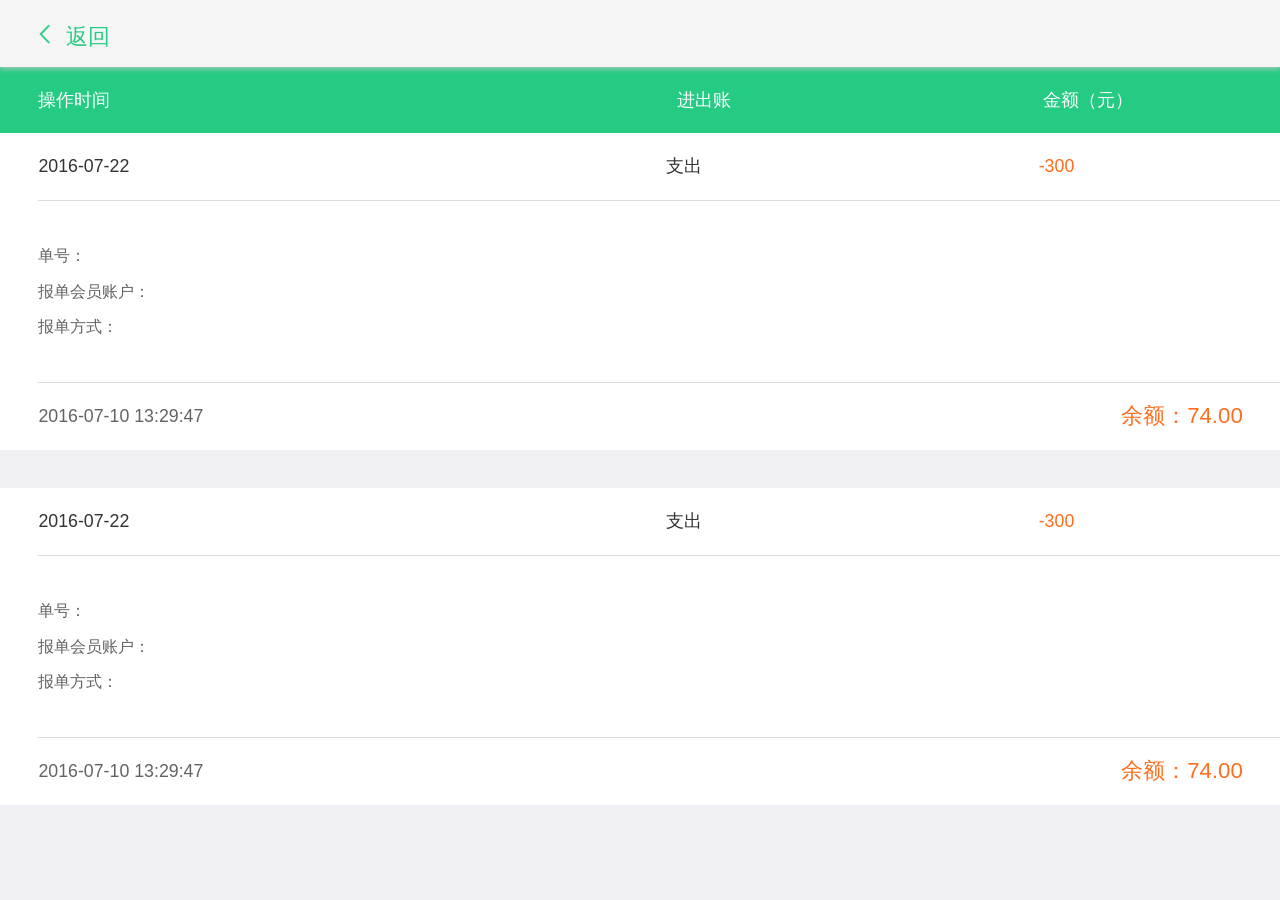
<file: account.html>
<!DOCTYPE html>
<html lang="zh-CN">
<head>
    <meta charset="utf-8">
    <meta name="viewport" content="width=device-width, initial-scale=1.0, user-scalable=no">
    <title>现金账户管理</title>
    <meta name="keywords" content="">
    <meta name="description" content="">
    <script src="js/rem.js"></script> 
    <script src="js/jquery.min.js" type="text/javascript"></script>
    <link rel="stylesheet" type="text/css" href="css/base.css"/>
    <link rel="stylesheet" type="text/css" href="css/page.css"/>
    <link rel="stylesheet" type="text/css" href="css/all.css"/>
    <link rel="stylesheet" type="text/css" href="css/mui.min.css"/>
    <link rel="stylesheet" type="text/css" href="css/loaders.min.css"/>
    <link rel="stylesheet" type="text/css" href="css/loading.css"/>
    <link rel="stylesheet" type="text/css" href="slick/slick.css"/>
<script type="text/javascript">
	$(window).load(function(){
		$(".loading").addClass("loader-chanage")
		$(".loading").fadeOut(300)
	})
</script>
</head>
<!--loading页开始-->
<div class="loading">
	<div class="loader">
        <div class="loader-inner pacman">
          <div></div>
          <div></div>
          <div></div>
          <div></div>
          <div></div>
        </div>
	</div>
</div>
<!--loading页结束-->
	<body>
		<!--header star-->
		<header class="mui-bar mui-bar-nav mui-bar-nav2" id="header">
			<a class="btn" href="javascript:history.go(-1)">
	            <i class="iconfont icon-fanhui"></i>
	        </a>
	        <div class="top-sch-box top-sch-boxtwo top-sch-boxfour flex-col">
	                      返回
	        </div>
	    </header>
	    <!--header end-->
	    
	    <div class="warp warpthree clearfloat">
	    	<div class="account clearfloat">
	    		<div class="top clearfloat">
	    			<ul>
	    				<li class="box-s">操作时间</li>
	    				<li>进出账</li>
	    				<li>金额（元）</li>
	    			</ul>
	    		</div>
	    		<div class="list clearfloat box-s">
	    			<div class="shang clearfloat">
	    				<ul>
		    				<li class="box-s">2016-07-22</li>
		    				<li>支出</li>
		    				<li>-300</li>
		    			</ul>
	    			</div>
	    			<div class="middle clearfloat">
	    				<ul>
	    					<li>单号：</li>
	    					<li>报单会员账户：</li>
	    					<li>报单方式：</li>
	    				</ul>
	    			</div>
	    			<div class="bottom clearfloat">
	    				<span class="fl">2016-07-10 13:29:47</span>
	    				<p class="fr">余额：74.00</p>
	    			</div>
	    		</div>
	    		<div class="list clearfloat box-s">
	    			<div class="shang clearfloat">
	    				<ul>
		    				<li class="box-s">2016-07-22</li>
		    				<li>支出</li>
		    				<li>-300</li>
		    			</ul>
	    			</div>
	    			<div class="middle clearfloat">
	    				<ul>
	    					<li>单号：</li>
	    					<li>报单会员账户：</li>
	    					<li>报单方式：</li>
	    				</ul>
	    			</div>
	    			<div class="bottom clearfloat">
	    				<span class="fl">2016-07-10 13:29:47</span>
	    				<p class="fr">余额：74.00</p>
	    			</div>
	    		</div>
	    	</div>
	    </div>	    
	
	</body>
	<script type="text/javascript" src="js/jquery-1.8.3.min.js" ></script>
	<script src="js/mui.min.js"></script>
	<script src="js/others.js"></script>
	<script type="text/javascript" src="js/hmt.js" ></script>
	<script src="slick/slick.js" type="text/javascript" ></script>
	<!--插件-->
	<link rel="stylesheet" href="css/swiper.min.css">
	<script src="js/swiper.jquery.min.js"></script>
</html>
</file>
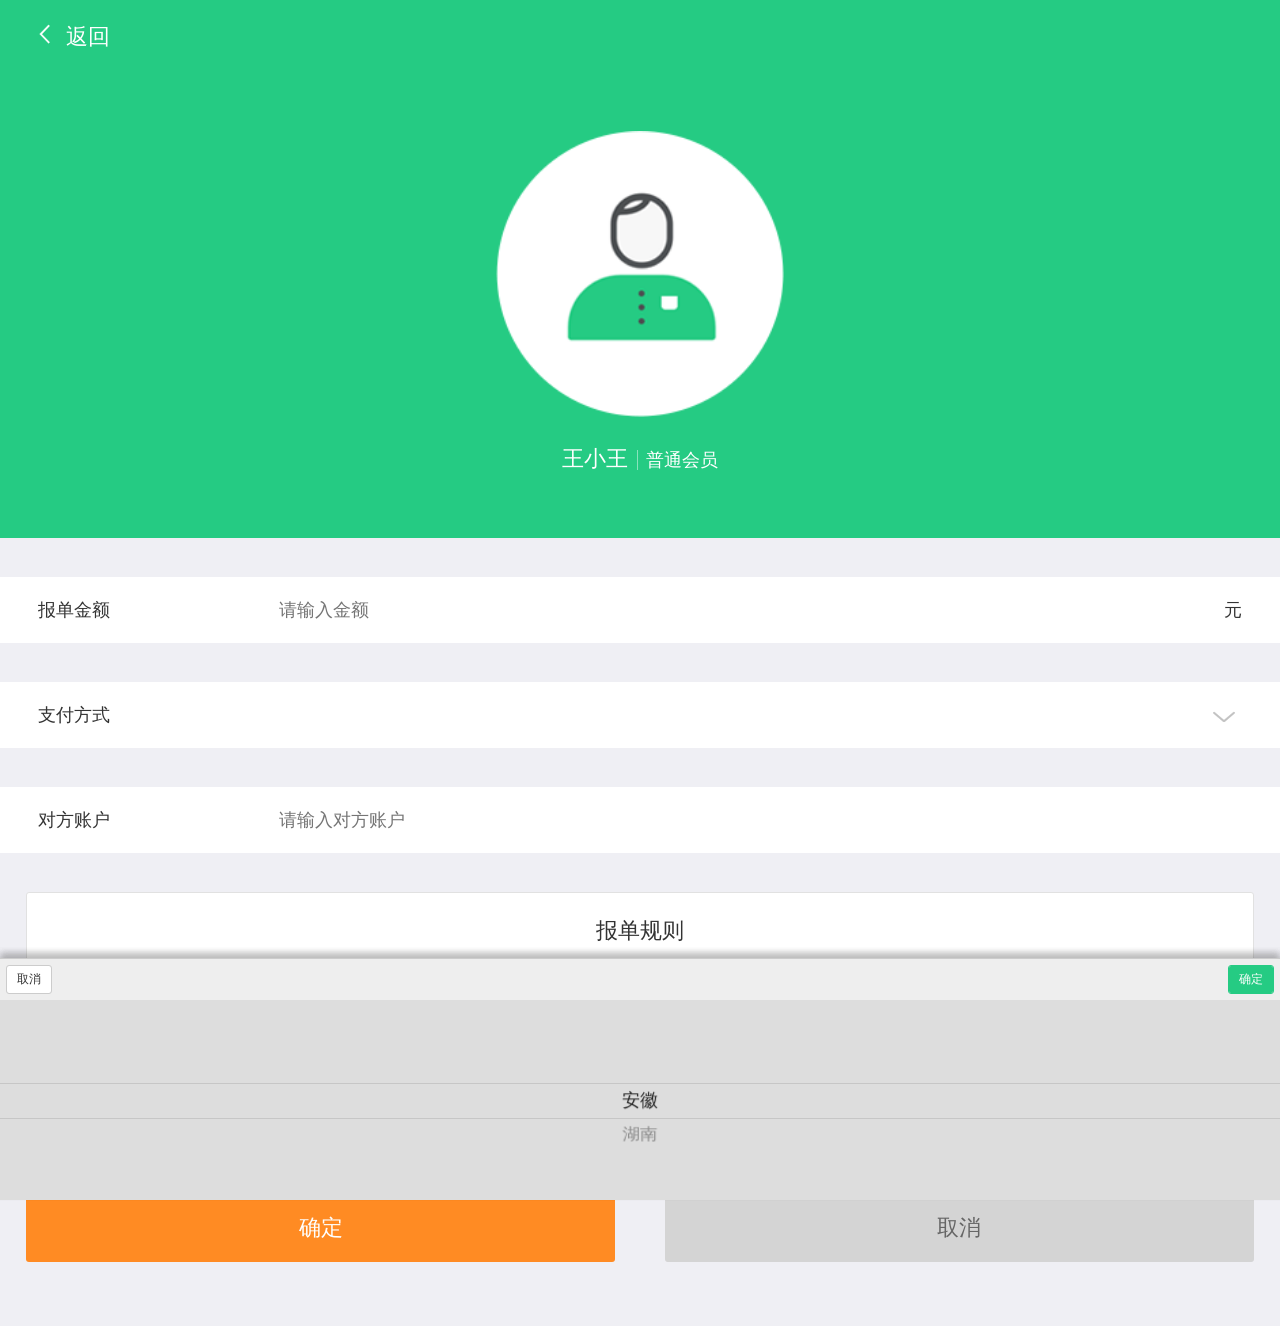
<file: baodan.html>
<!DOCTYPE html>
<html lang="zh-CN">
<head>
    <meta charset="utf-8">
    <meta name="viewport" content="width=device-width, initial-scale=1.0, user-scalable=no">
    <title>报单商品券</title>
    <meta name="keywords" content="">
    <meta name="description" content="">
    <script src="js/rem.js"></script> 
    <script src="js/jquery.min.js" type="text/javascript"></script>
    <link rel="stylesheet" type="text/css" href="css/base.css"/>
    <link rel="stylesheet" type="text/css" href="css/page.css"/>
    <link rel="stylesheet" type="text/css" href="css/all.css"/>
    <link rel="stylesheet" type="text/css" href="css/mui.min.css"/>
    <link rel="stylesheet" type="text/css" href="css/loaders.min.css"/>
    <link rel="stylesheet" type="text/css" href="css/loading.css"/>
    <link rel="stylesheet" type="text/css" href="slick/slick.css"/>
    <link rel="stylesheet" type="text/css" href="css/mui.picker.min.css" />
	<link href="css/mui.picker.css" rel="stylesheet" />
<script type="text/javascript">
	$(window).load(function(){
		$(".loading").addClass("loader-chanage")
		$(".loading").fadeOut(300)
	})
</script>
</head>
<!--loading页开始-->
<div class="loading">
	<div class="loader">
        <div class="loader-inner pacman">
          <div></div>
          <div></div>
          <div></div>
          <div></div>
          <div></div>
        </div>
	</div>
</div>
<!--loading页结束-->
	<body>
		<!--header star-->
		<header class="mui-bar mui-bar1 mui-bar-nav mui-bar-nav1" id="header">
			<a class="btn" href="javascript:history.go(-1)">
	            <i class="iconfont icon-fanhui"></i>
	        </a>
	        <div class="top-sch-box top-sch-boxtwo top-sch-boxthree flex-col">
	                      返回
	        </div>
	    </header>
	    <!--header end-->
	    <div class="warp warpthree clearfloat">
	    	<div class="h-top h-toptwo clearfloat box-s">
	    		<p class="tu"><img src="img/touxiang.png"/></p>
	    		<p class="nr">王小王<span>普通会员</span></p>
	    	</div>
	    	<div class="recharge clearfloat">
	    		<div class="czhi clearfloat box-s">
	    			<p>报单金额</p>
	    			<input type="text" id="" value="" placeholder="请输入金额" />
	    			<span>元</span>
	    		</div>
	    		<div class="czhi clearfloat box-s" id='showUserPickerthree'>
	    			<p>支付方式</p>
	    			<i class="iconfont icon-xiala fr"></i>
	    		</div>
	    		<div class="czhi clearfloat box-s">
	    			<p>对方账户</p>
	    			<input type="text" id="" value="" placeholder="请输入对方账户" />
	    		</div>
	    		<div class="guize clearfloat box-s ra3">
	    			<h3>报单规则</h3>
	    			<div class="content clearfloat">
    				       安徽智迈科技股份有限公司成立于2009年。总部位于合肥市高新区，
    				       投资或控股近10余家企业。智迈是一家专注于互联网创新产品研发
    				       及技术服务解决方案的高新技术企业。
	    			</div>
	    		</div>
	    		<div class="bottom clearfloat">
	    			<a href="#" class="db fl btn ra3">确定</a>
	    			<a href="#" class="db fr btn ra3">取消</a>
	    		</div>
	    	</div>	    	
	    </div>
	</body>
	<script type="text/javascript" src="js/jquery-1.8.3.min.js" ></script>
	<script src="js/mui.min.js"></script>
	<script src="js/mui.picker.min.js"></script>
	<script src="js/others.js"></script>
	<script type="text/javascript" src="js/hmt.js" ></script>
	<script src="slick/slick.js" type="text/javascript" ></script>
	<!--插件-->
	<link rel="stylesheet" href="css/swiper.min.css">
	<script src="js/swiper.jquery.min.js"></script>
</html>
</file>
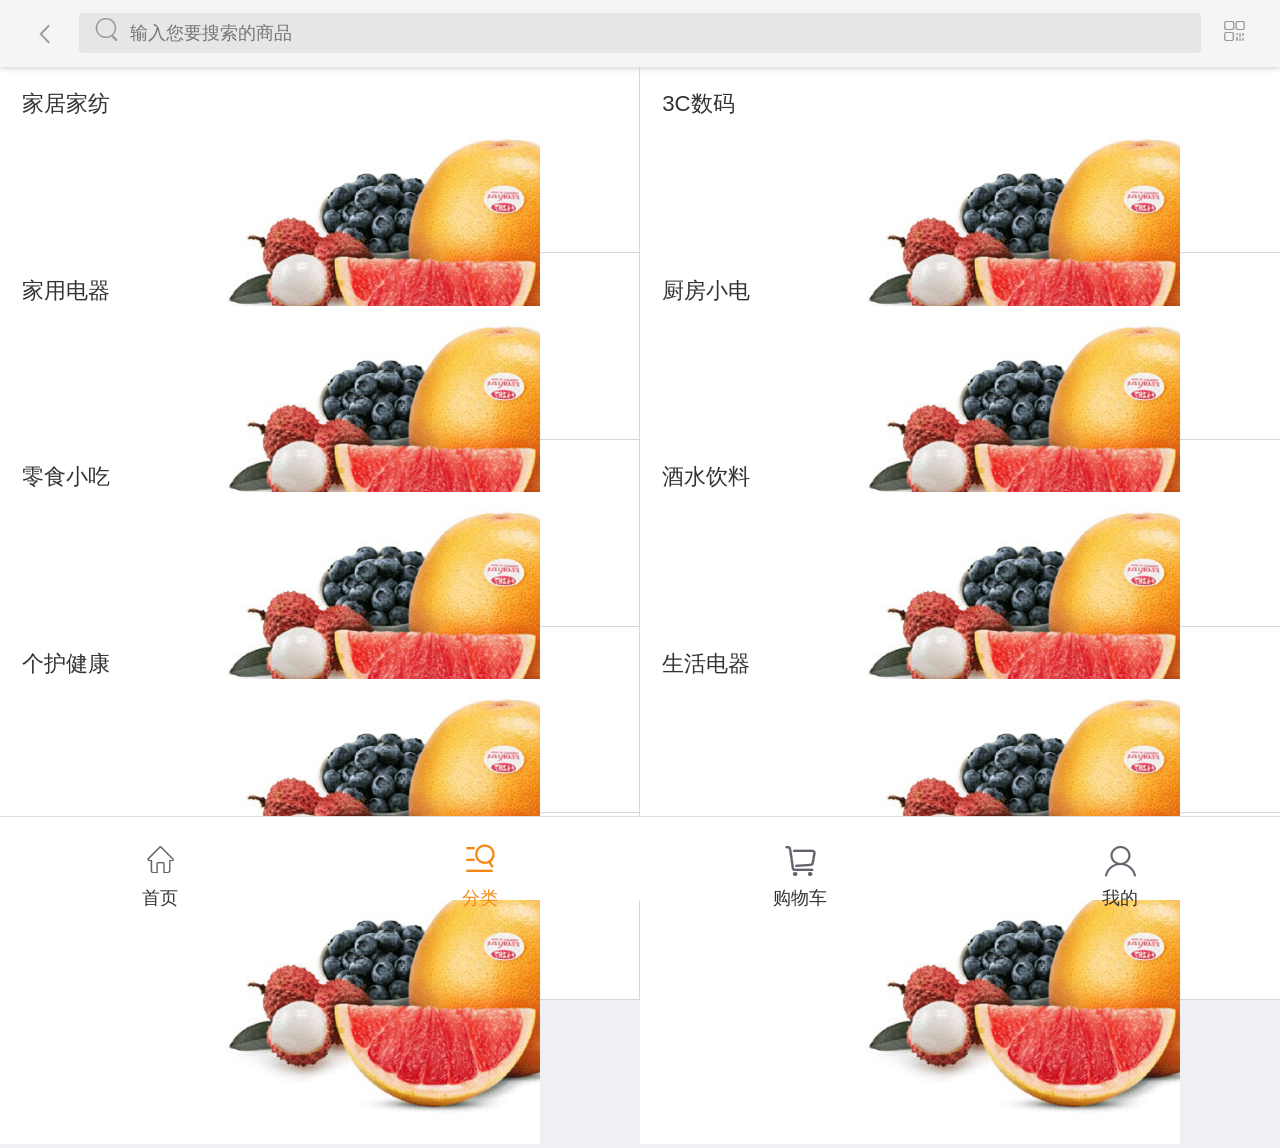
<file: cation.html>
<!DOCTYPE html>
<html lang="zh-CN">
<head>
    <meta charset="utf-8">
    <meta name="viewport" content="width=device-width, initial-scale=1.0, user-scalable=no">
    <title>分类</title>
    <meta name="keywords" content="">
    <meta name="description" content="">
    <script src="js/rem.js"></script> 
    <script src="js/jquery.min.js" type="text/javascript"></script>
    <link rel="stylesheet" type="text/css" href="css/base.css"/>
    <link rel="stylesheet" type="text/css" href="css/page.css"/>
    <link rel="stylesheet" type="text/css" href="css/all.css"/>
    <link rel="stylesheet" type="text/css" href="css/mui.min.css"/>
    <link rel="stylesheet" type="text/css" href="css/loaders.min.css"/>
    <link rel="stylesheet" type="text/css" href="css/loading.css"/>
    <link rel="stylesheet" type="text/css" href="slick/slick.css"/>
<script type="text/javascript">
	$(window).load(function(){
		$(".loading").addClass("loader-chanage")
		$(".loading").fadeOut(300)
	})
</script>
</head>
<!--loading页开始-->
<div class="loading">
	<div class="loader">
        <div class="loader-inner pacman">
          <div></div>
          <div></div>
          <div></div>
          <div></div>
          <div></div>
        </div>
	</div>
</div>
<!--loading页结束-->
	<body>
		<!--header star-->
		<header class="mui-bar mui-bar-nav" id="header">
			<a class="btn" href="javascript:history.go(-1)">
	            <i class="iconfont icon-fanhui"></i>
	        </a>
	        <div class="top-sch-box flex-col">
	            <div class="centerflex">
	                <i class="fdj iconfont icon-sousuo"></i>
	                <input type="text" name="" id="" value="" class="sch-txt" placeholder="输入您要搜索的商品" />
	            </div>
	        </div>
	        <a class="btn" href="#">
	            <i class="iconfont icon-erweima"></i>
	        </a>
	    </header>
	    <!--header end-->
	    
	    <div class="warp clearfloat">
	    	<!--cation star-->
		    <div class="cations clearfloat">
		    	<div class="list clearfloat fl">
		    		<a href="list.html">
			    		<p class="tit over box-s">家居家纺</p>
			    		<div class="tu">
			    			<img src="upload/18.jpg"/>
			    		</div>
		    		</a>
		    	</div>
		    	<div class="list clearfloat fl">
		    		<a href="list.html">
			    		<p class="tit over box-s">3C数码</p>
			    		<div class="tu">
			    			<img src="upload/18.jpg"/>
			    		</div>
		    		</a>
		    	</div>
		    	<div class="list clearfloat fl">
		    		<a href="list.html">
			    		<p class="tit over box-s">家用电器</p>
			    		<div class="tu">
			    			<img src="upload/18.jpg"/>
			    		</div>
		    		</a>
		    	</div>
		    	<div class="list clearfloat fl">
		    		<a href="list.html">
			    		<p class="tit over box-s">厨房小电</p>
			    		<div class="tu">
			    			<img src="upload/18.jpg"/>
			    		</div>
		    		</a>
		    	</div>
		    	<div class="list clearfloat fl">
		    		<a href="list.html">
			    		<p class="tit over box-s">零食小吃</p>
			    		<div class="tu">
			    			<img src="upload/18.jpg"/>
			    		</div>
		    		</a>
		    	</div>
		    	<div class="list clearfloat fl">
		    		<a href="list.html">
			    		<p class="tit over box-s">酒水饮料</p>
			    		<div class="tu">
			    			<img src="upload/18.jpg"/>
			    		</div>
		    		</a>
		    	</div>
		    	<div class="list clearfloat fl">
		    		<a href="list.html">
			    		<p class="tit over box-s">个护健康</p>
			    		<div class="tu">
			    			<img src="upload/18.jpg"/>
			    		</div>
		    		</a>
		    	</div>
		    	<div class="list clearfloat fl">
		    		<a href="list.html">
			    		<p class="tit over box-s">生活电器</p>
			    		<div class="tu">
			    			<img src="upload/18.jpg"/>
			    		</div>
		    		</a>
		    	</div>
		    	<div class="list clearfloat fl">
		    		<a href="list.html">
			    		<p class="tit over box-s">服饰</p>
			    		<div class="tu">
			    			<img src="upload/18.jpg"/>
			    		</div>
		    		</a>
		    	</div>
		    	<div class="list clearfloat fl">
		    		<a href="list.html">
			    		<p class="tit over box-s">五金家装</p>
			    		<div class="tu">
			    			<img src="upload/18.jpg"/>
			    		</div>
		    		</a>
		    	</div>
		    </div>
		    <!--cation end-->
	    </div>	    
	    
	    <!--footer star-->
	    <footer class="page-footer fixed-footer" id="footer">
			<ul>
				<li>
					<a href="index.html">
						<i class="iconfont icon-shouye"></i>
						<p>首页</p>
					</a>
				</li>
				<li class="active">
					<a href="cation.html">
						<i class="iconfont icon-icon04"></i>
						<p>分类</p>
					</a>
				</li>
				<li>
					<a href="shopcar.html">
						<i class="iconfont icon-gouwuche"></i>
						<p>购物车</p>
					</a>
				</li>
				<li>
					<a href="login.html">
						<i class="iconfont icon-yonghuming"></i>
						<p>我的</p>
					</a>
				</li>
			</ul>
		</footer>
		<!--footer end-->
	</body>
	<script type="text/javascript" src="js/jquery-1.8.3.min.js" ></script>
	<script src="js/mui.min.js"></script>
	<script src="js/others.js"></script>
	<script type="text/javascript" src="js/hmt.js" ></script>
	<script src="slick/slick.js" type="text/javascript" ></script>
	<!--插件-->
	<link rel="stylesheet" href="css/swiper.min.css">
	<script src="js/swiper.jquery.min.js"></script>
</html>
</file>
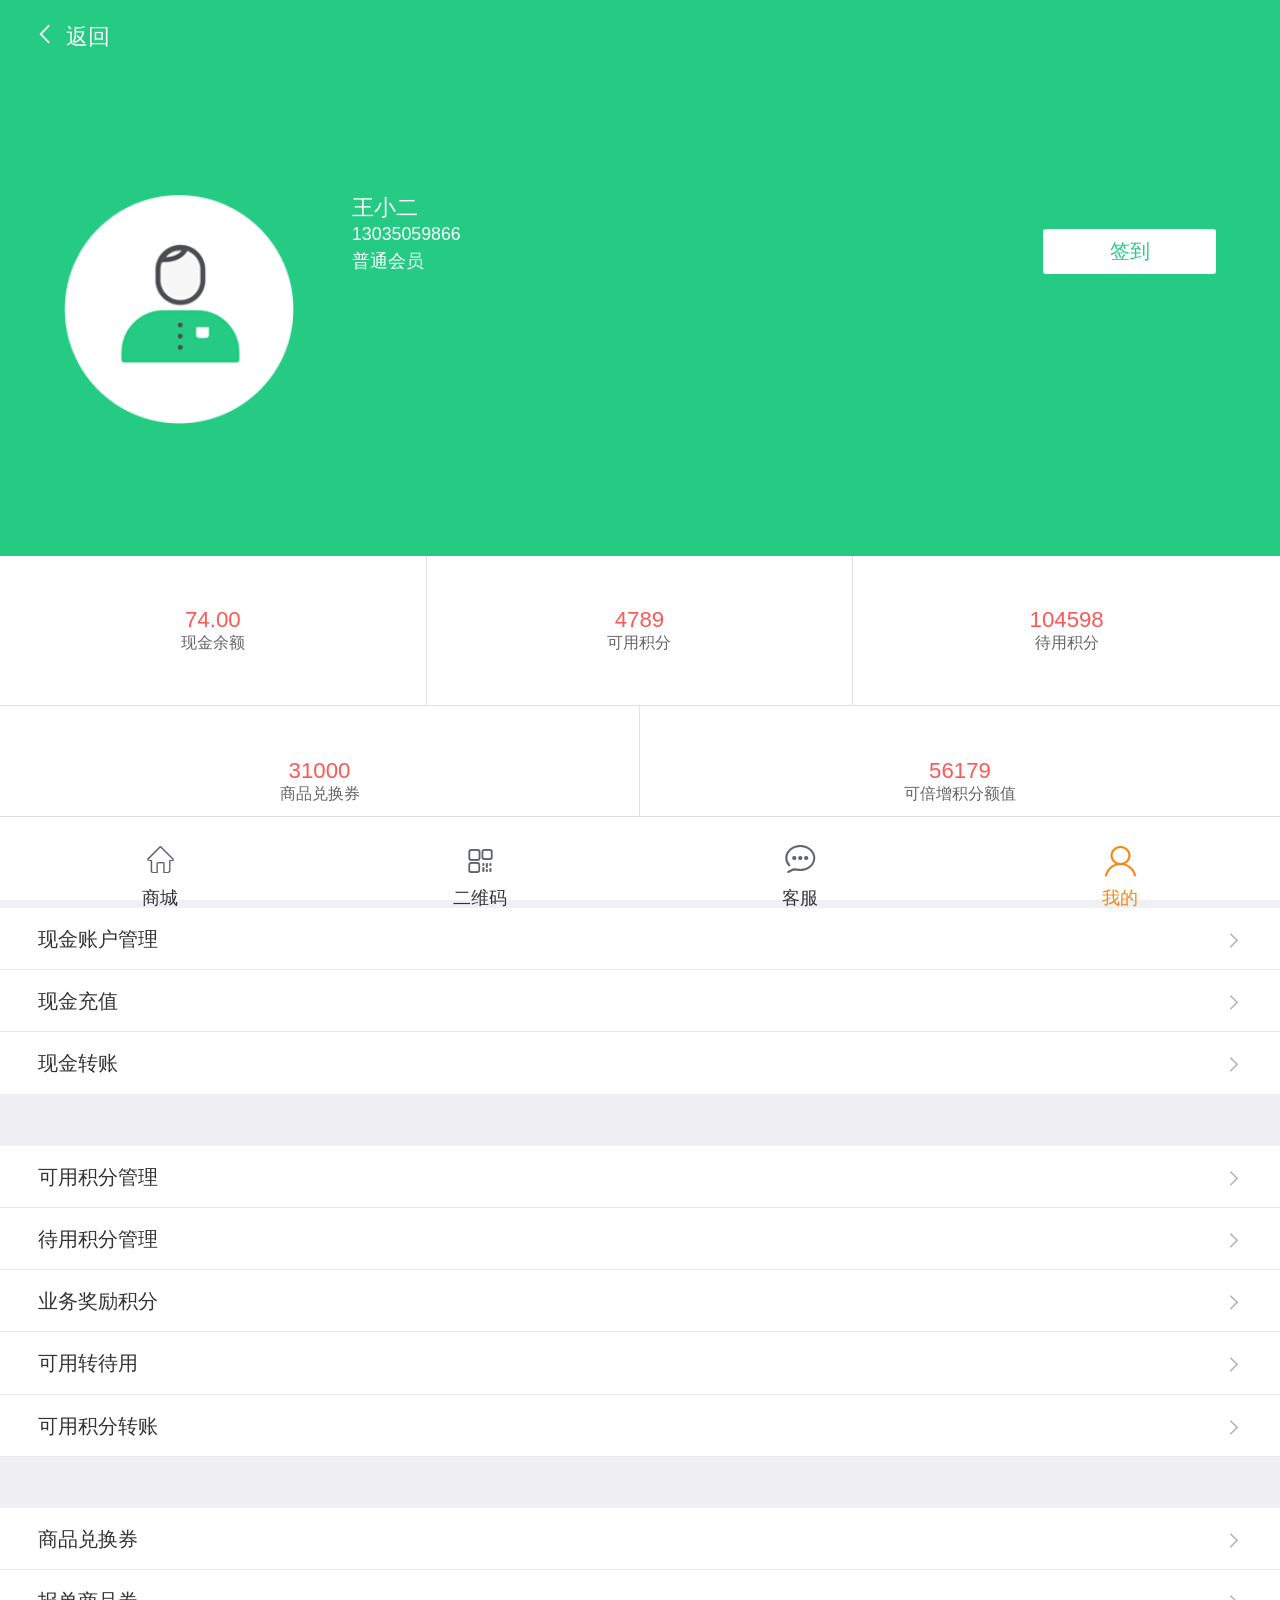
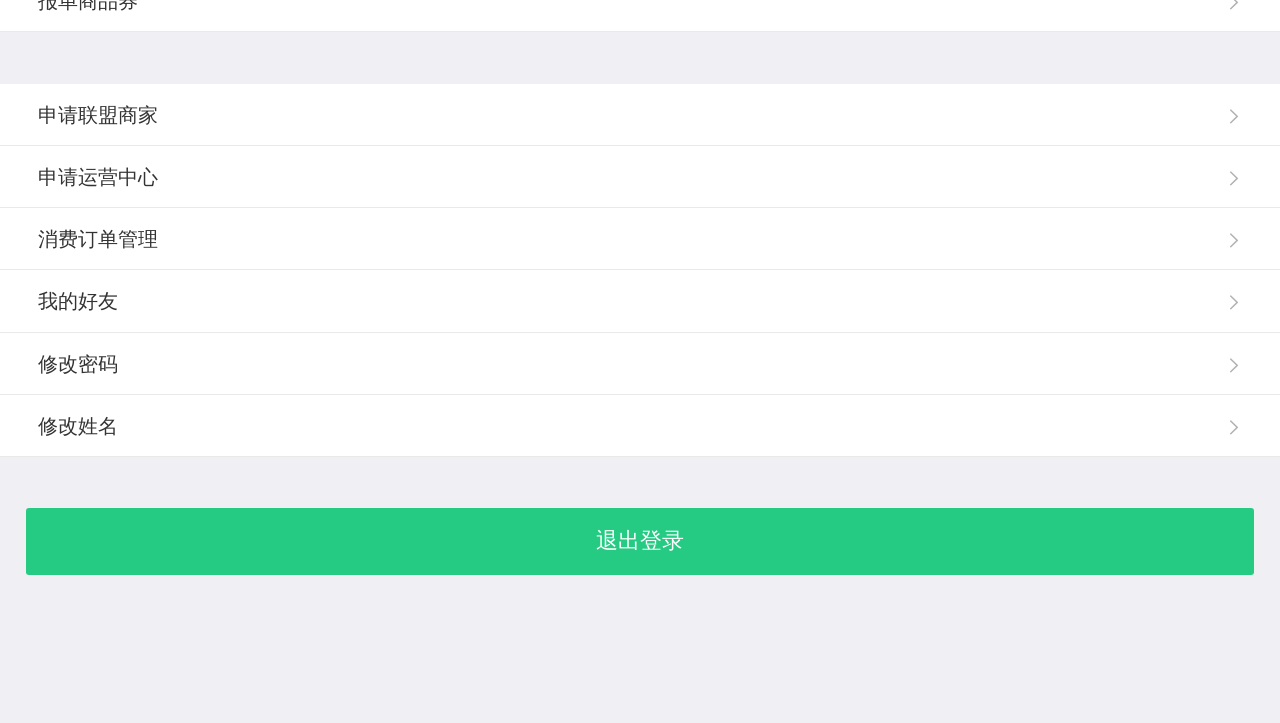
<file: center.html>
<!DOCTYPE html>
<html lang="zh-CN">
<head>
    <meta charset="utf-8">
    <meta name="viewport" content="width=device-width, initial-scale=1.0, user-scalable=no">
    <title>会员中心</title>
    <meta name="keywords" content="">
    <meta name="description" content="">
    <script src="js/rem.js"></script> 
    <script src="js/jquery.min.js" type="text/javascript"></script>
    <link rel="stylesheet" type="text/css" href="css/base.css"/>
    <link rel="stylesheet" type="text/css" href="css/page.css"/>
    <link rel="stylesheet" type="text/css" href="css/all.css"/>
    <link rel="stylesheet" type="text/css" href="css/mui.min.css"/>
    <link rel="stylesheet" type="text/css" href="css/loaders.min.css"/>
    <link rel="stylesheet" type="text/css" href="css/loading.css"/>
    <link rel="stylesheet" type="text/css" href="slick/slick.css"/>
<script type="text/javascript">
	$(window).load(function(){
		$(".loading").addClass("loader-chanage")
		$(".loading").fadeOut(300)
	})
</script>
</head>
<!--loading页开始-->
<div class="loading">
	<div class="loader">
        <div class="loader-inner pacman">
          <div></div>
          <div></div>
          <div></div>
          <div></div>
          <div></div>
        </div>
	</div>
</div>
<!--loading页结束-->
	<body>
		<!--header star-->
		<header class="mui-bar mui-bar1 mui-bar-nav mui-bar-nav1" id="header">
			<a class="btn" href="javascript:history.go(-1)">
	            <i class="iconfont icon-fanhui"></i>
	        </a>
	        <div class="top-sch-box top-sch-boxtwo top-sch-boxthree flex-col">
	                      返回
	        </div>
	    </header>
	    <!--header end-->
	    
	    <div class="warp clearfloat">
	    	<div class="h-top clearfloat box-s">
	    		<div class="tu clearfloat fl">
	    			<img src="img/touxiang.png"/>
	    		</div>
	    		<div class="content clearfloat fl">
	    			<p class="hname">王小二</p>
	    			<p class="htel">13035059866</p>
	    			<p class="hpthy">普通会员</p>
	    		</div>
	    		<a href="#" class="btn db clearfloat fr ra3">签到</a>
	    	</div>
	    	<div class="cash clearfloat">
	    		<div class="shang clearfloat">
	    			<ul>
	    				<li>
	    					<a href="#">
	    						<p>74.00</p>
	    						<span>现金余额</span>
	    					</a>
	    				</li>
	    				<li>
	    					<a href="#">
	    						<p>4789</p>
	    						<span>可用积分</span>
	    					</a>
	    				</li>
	    				<li>
	    					<a href="#">
	    						<p>104598</p>
	    						<span>待用积分</span>
	    					</a>
	    				</li>
	    			</ul>
	    		</div>
	    		<div class="shang xia clearfloat">
	    			<ul>
	    				<li>
	    					<a href="#">
	    						<p>31000</p>
	    						<span>商品兑换券</span>
	    					</a>
	    				</li>
	    				<li>
	    					<a href="#">
	    						<p>56179</p>
	    						<span>可倍增积分额值</span>
	    					</a>
	    				</li>
	    			</ul>
	    		</div>
	    	</div>
	    	<div class="cashlist clearfloat">
	    		<ul>
	    			<li class="box-s">
	    				<a href="account.html">
	    					<p class="fl">现金账户管理</p>
	    					<i class="iconfont icon-jiantou1 fr"></i>
	    				</a>
	    			</li>
	    			<li class="box-s">
	    				<a href="recharge.html">
	    					<p class="fl">现金充值</p>
	    					<i class="iconfont icon-jiantou1 fr"></i>
	    				</a>
	    			</li>
	    			<li class="box-s">
	    				<a href="zhuanzhang.html">
	    					<p class="fl">现金转账</p>
	    					<i class="iconfont icon-jiantou1 fr"></i>
	    				</a>
	    			</li>
	    		</ul>
	    	</div>
	    	<div class="cashlist clearfloat">
	    		<ul>
	    			<li class="box-s">
	    				<a href="jfguanli.html">
	    					<p class="fl">可用积分管理</p>
	    					<i class="iconfont icon-jiantou1 fr"></i>
	    				</a>
	    			</li>
	    			<li class="box-s">
	    				<a href="jfguanli.html">
	    					<p class="fl">待用积分管理</p>
	    					<i class="iconfont icon-jiantou1 fr"></i>
	    				</a>
	    			</li>
	    			<li class="box-s">
	    				<a href="jfguanli.html">
	    					<p class="fl">业务奖励积分</p>
	    					<i class="iconfont icon-jiantou1 fr"></i>
	    				</a>
	    			</li>
	    			<li class="box-s">
	    				<a href="jfzhuanyong.html">
	    					<p class="fl">可用转待用</p>
	    					<i class="iconfont icon-jiantou1 fr"></i>
	    				</a>
	    			</li>
	    			<li class="box-s">
	    				<a href="jfzhuanzhang.html">
	    					<p class="fl">可用积分转账</p>
	    					<i class="iconfont icon-jiantou1 fr"></i>
	    				</a>
	    			</li>
	    		</ul>
	    	</div>
	    	<div class="cashlist clearfloat">
	    		<ul>
	    			<li class="box-s">
	    				<a href="spduihuan.html">
	    					<p class="fl">商品兑换券</p>
	    					<i class="iconfont icon-jiantou1 fr"></i>
	    				</a>
	    			</li>
	    			<li class="box-s">
	    				<a href="baodan.html">
	    					<p class="fl">报单商品券</p>
	    					<i class="iconfont icon-jiantou1 fr"></i>
	    				</a>
	    			</li>
	    		</ul>
	    	</div>
	    	<div class="cashlist clearfloat">
	    		<ul>
	    			<li class="box-s">
	    				<a href="sqlianmeng.html">
	    					<p class="fl">申请联盟商家</p>
	    					<i class="iconfont icon-jiantou1 fr"></i>
	    				</a>
	    			</li>
	    			<li class="box-s">
	    				<a href="sqyunying.html">
	    					<p class="fl">申请运营中心</p>
	    					<i class="iconfont icon-jiantou1 fr"></i>
	    				</a>
	    			</li>
	    			<li class="box-s">
	    				<a href="order.html">
	    					<p class="fl">消费订单管理</p>
	    					<i class="iconfont icon-jiantou1 fr"></i>
	    				</a>
	    			</li>
	    			<li class="box-s">
	    				<a href="friend.html">
	    					<p class="fl">我的好友</p>
	    					<i class="iconfont icon-jiantou1 fr"></i>
	    				</a>
	    			</li>
	    			<li class="box-s">
	    				<a href="xiugai.html">
	    					<p class="fl">修改密码</p>
	    					<i class="iconfont icon-jiantou1 fr"></i>
	    				</a>
	    			</li>
	    			<li class="box-s">
	    				<a href="xiugainame.html">
	    					<p class="fl">修改姓名</p>
	    					<i class="iconfont icon-jiantou1 fr"></i>
	    				</a>
	    			</li>
	    		</ul>
	    	</div>
	    	<a href="#" class="center-btn db ra3">退出登录</a>
	    </div>
	    
		<!--footer star-->
	    <footer class="page-footer fixed-footer" id="footer">
			<ul>
				<li>
					<a href="index.html">
						<i class="iconfont icon-shouye"></i>
						<p>商城</p>
					</a>
				</li>
				<li>
					<a href="#">
						<i class="iconfont icon-erweima1"></i>
						<p>二维码</p>
					</a>
				</li>
				<li>
					<a href="#">
						<i class="iconfont icon-kefu1"></i>
						<p>客服</p>
					</a>
				</li>
				<li class="active">
					<a href="center.html">
						<i class="iconfont icon-yonghuming"></i>
						<p>我的</p>
					</a>
				</li>
			</ul>
		</footer>
		<!--footer end-->
	</body>
	<script type="text/javascript" src="js/jquery-1.8.3.min.js" ></script>
	<script src="js/mui.min.js"></script>
	<script src="js/others.js"></script>
	<script type="text/javascript" src="js/hmt.js" ></script>
	<script src="slick/slick.js" type="text/javascript" ></script>
	<!--插件-->
	<link rel="stylesheet" href="css/swiper.min.css">
	<script src="js/swiper.jquery.min.js"></script>
</html>
</file>
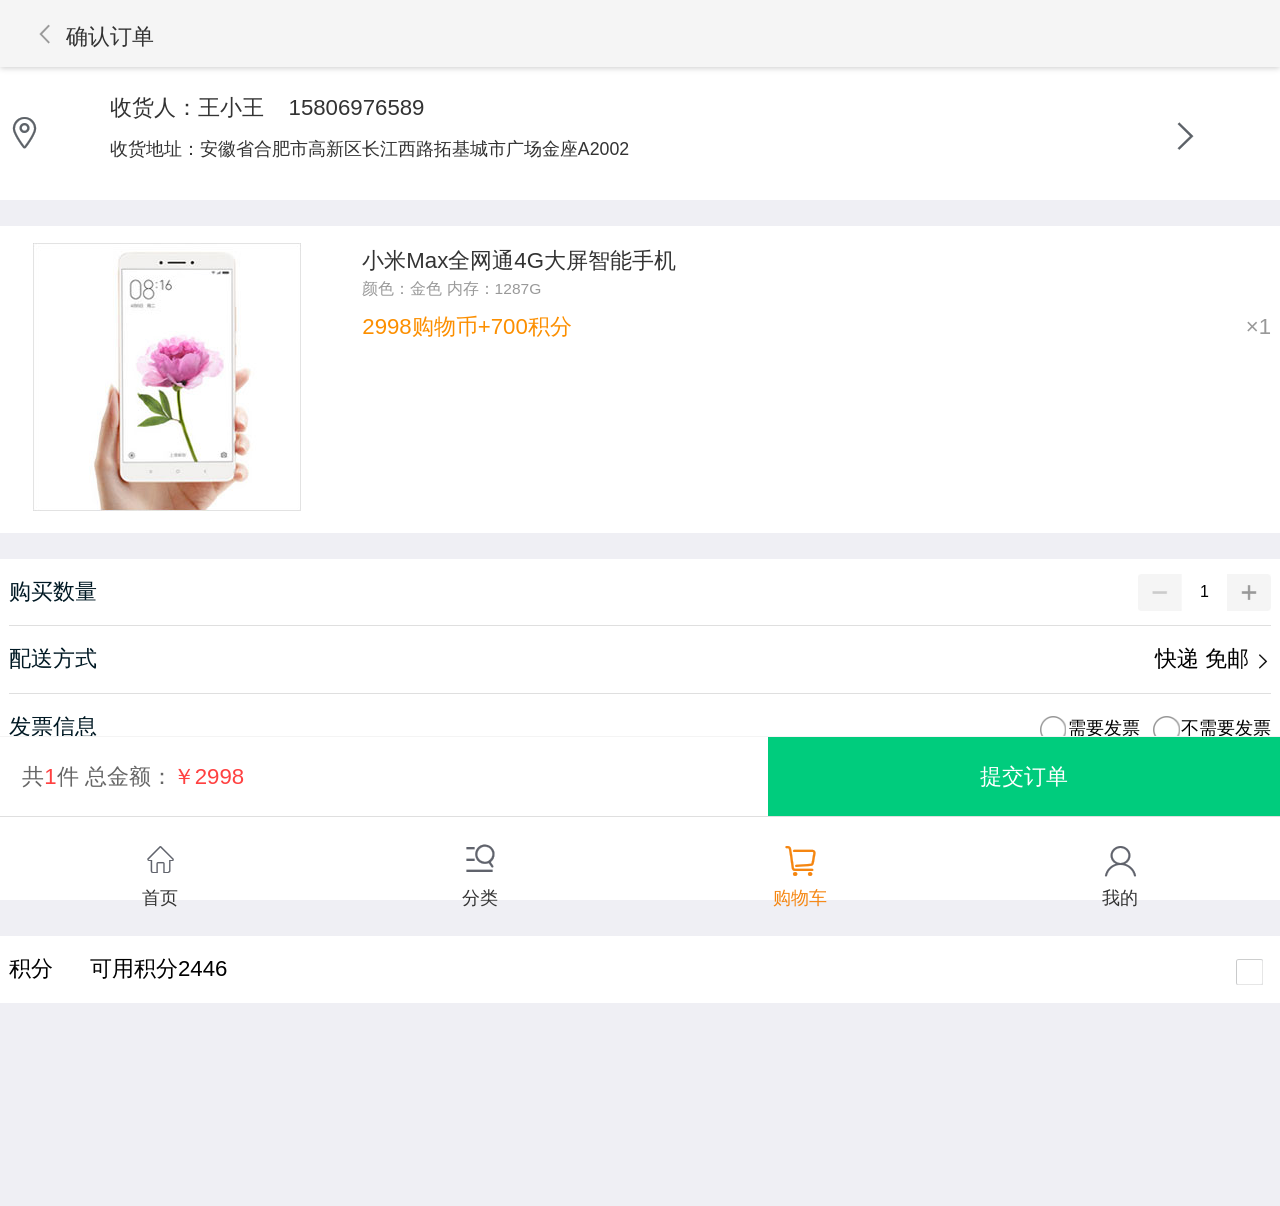
<file: confirm.html>
<!DOCTYPE html>
<html lang="zh-CN">
<head>
    <meta charset="utf-8">
    <meta name="viewport" content="width=device-width, initial-scale=1.0, user-scalable=no">
    <title>确认订单</title>
    <meta name="keywords" content="">
    <meta name="description" content="">
    <script src="js/rem.js"></script> 
    <script src="js/jquery.min.js" type="text/javascript"></script>
    <link rel="stylesheet" type="text/css" href="css/base.css"/>
    <link rel="stylesheet" type="text/css" href="css/page.css"/>
    <link rel="stylesheet" type="text/css" href="css/all.css"/>
    <link rel="stylesheet" type="text/css" href="css/mui.min.css"/>
    <link rel="stylesheet" type="text/css" href="css/loaders.min.css"/>
    <link rel="stylesheet" type="text/css" href="css/loading.css"/>
    <link rel="stylesheet" type="text/css" href="slick/slick.css"/>
<script type="text/javascript">
	$(window).load(function(){
		$(".loading").addClass("loader-chanage")
		$(".loading").fadeOut(300)
	})
</script>
</head>
<!--loading页开始-->
<div class="loading">
	<div class="loader">
        <div class="loader-inner pacman">
          <div></div>
          <div></div>
          <div></div>
          <div></div>
          <div></div>
        </div>
	</div>
</div>
<!--loading页结束-->
	<body>
		<!--header star-->
		<header class="mui-bar mui-bar-nav" id="header">
			<a class="btn" href="javascript:history.go(-1)">
	            <i class="iconfont icon-fanhui"></i>
	        </a>
	        <div class="top-sch-box top-sch-boxtwo flex-col">
	                      确认订单
	        </div>
	    </header>
	    <!--header end-->
	    
	    <div class="warp warptwo clearfloat">
	    	<div class="confirm clearfloat">
	    		<div class="add clearfloat box-s">
	    			<a href="choice-address.html">
		    			<div class="left clearfloat fl">
		    				<i class="iconfont icon-dizhi1"></i>
		    			</div>
		    			<div class="middle clearfloat fl">
		    				<p class="tit">
		    					收货人：王小王&nbsp;&nbsp;&nbsp;&nbsp;15806976589
		    				</p>
		    				<p class="fu-tit over2">
		    					收货地址：安徽省合肥市高新区长江西路拓基城市广场金座A2002
		    				</p>
		    			</div>
		    			<div class="left clearfloat fr">
		    				<i class="iconfont icon-jiantou1"></i>
		    			</div>
	    			</a>
	    		</div>
	    		<div class="lie clearfloat">
					<a href="detail.html">
						<div class="tu clearfloat fl">
							<img src="upload/19.jpg"/>
						</div>
					</a>
					<div class="right clearfloat fl">
						<a href="detail.html">
							<p class="tit over">小米Max全网通4G大屏智能手机</p>
							<p class="fu-tit">颜色：金色  内存：1287G</p>
						</a>
						<div class="xia clearfloat">
							<a href="detail.html">
								<p class="jifen fl over">2998购物币+700积分</p>
							</a>
							<span class="fr db">×1</span>
						</div>
					</div>
				</div>
				<div class="gmshu clearfloat box-s fl">
					<div class="gcontent clearfloat">
						<p class="fl">购买数量</p>
			     		<div class="you clearfloat fr">
			     			<ul>
			     				<li><img src="img/jian.jpg"/></li>
			     				<li>1</li>
			     				<li><img src="img/jia.jpg"/></li>
			     			</ul>
			     		</div>
					</div>		     		
		     	</div>
		     	<div class="gmshu gmshutwo clearfloat box-s fl">
					<div class="gcontent clearfloat">
						<p class="fl">配送方式</p>
			     		<div class="you clearfloat fr">
			     			<span>快递 免邮</span>
			     			<i class="iconfont icon-jiantou1"></i>
			     		</div>
					</div>		     		
		     	</div>
		     	<div class="gmshu gmshutwo clearfloat box-s fl">
					<div class="gcontent clearfloat">
						<p class="fl">发票信息</p>
			     		<div class="you clearfloat fr">
			     			<div class="xuan clearfloat">
			     				<div class="radiotwo" > 
								    <label>
								        <input type="radio" name="fapiao" value="" />
								        <div class="option"></div>
								        <span class="opt-text">需要发票</span>
								    </label>
								</div>
			     			</div>
		    				<div class="xuan clearfloat">
			     				<div class="radiotwo" > 
								    <label>
								        <input type="radio" name="fapiao" value="" />
								        <div class="option"></div>
								        <span class="opt-text">不需要发票</span>
								    </label>
								</div>
			     			</div>
			     		</div>
					</div>		     		
		     	</div>
		     	<div class="gmshu gmshuthree clearfloat box-s fl">
					<div class="gcontent clearfloat">
						<p class="fl">买家留言</p>
			     		<div class="you clearfloat fl">
			     			<input type="text" name="" id="" value="" class="text" placeholder="选填 对本次交易需求给商家留言" />
			     		</div>
					</div>		     		
		     	</div>
		     	<div class="gmshu clearfloat box-s fl">
					<p class="fr">共1件商品   合计<samp>￥2998</samp></p>	     		
		     	</div>
		     	<div class="integral clearfloat fl box-s">
		     		<div class="zuo clearfloat fl">
		     			积分&nbsp;&nbsp;&nbsp;&nbsp;&nbsp;&nbsp;可用积分2446
		     		</div>
		     		<div class="you clearfloat fr">
		     			<div class="xuan clearfloat">
		     				<div class="radiothree" > 
							    <label>
							        <input type="checkbox" name="fapiao" value="" />
							        <div class="option"></div>
							    </label>
							</div>
		     			</div>
		     		</div>
		     	</div>
	    	</div>
	    </div>	    
	    
		<!--settlement star-->
	    <div class="settlement clearfloat">
	    	<div class="zuo clearfloat fl box-s">
	    		共<span>1</span>件  总金额：<span>￥2998</span>
	    	</div>
	    	<a href="submit-order.html" class="fl db">
	    		提交订单
	    	</a>
	    </div>
	    <!--settlement end-->
	    
		<!--footer star-->
	    <footer class="page-footer fixed-footer" id="footer">
			<ul>
				<li>
					<a href="index.html">
						<i class="iconfont icon-shouye"></i>
						<p>首页</p>
					</a>
				</li>
				<li>
					<a href="cation.html">
						<i class="iconfont icon-icon04"></i>
						<p>分类</p>
					</a>
				</li>
				<li class="active">
					<a href="shopcar.html">
						<i class="iconfont icon-gouwuche"></i>
						<p>购物车</p>
					</a>
				</li>
				<li>
					<a href="login.html">
						<i class="iconfont icon-yonghuming"></i>
						<p>我的</p>
					</a>
				</li>
			</ul>
		</footer>
		<!--footer end-->
	</body>
	<script type="text/javascript" src="js/jquery-1.8.3.min.js" ></script>
	<script src="js/mui.min.js"></script>
	<script src="js/others.js"></script>
	<script type="text/javascript" src="js/hmt.js" ></script>
	<script src="slick/slick.js" type="text/javascript" ></script>
	<!--插件-->
	<link rel="stylesheet" href="css/swiper.min.css">
	<script src="js/swiper.jquery.min.js"></script>
</html>
</file>
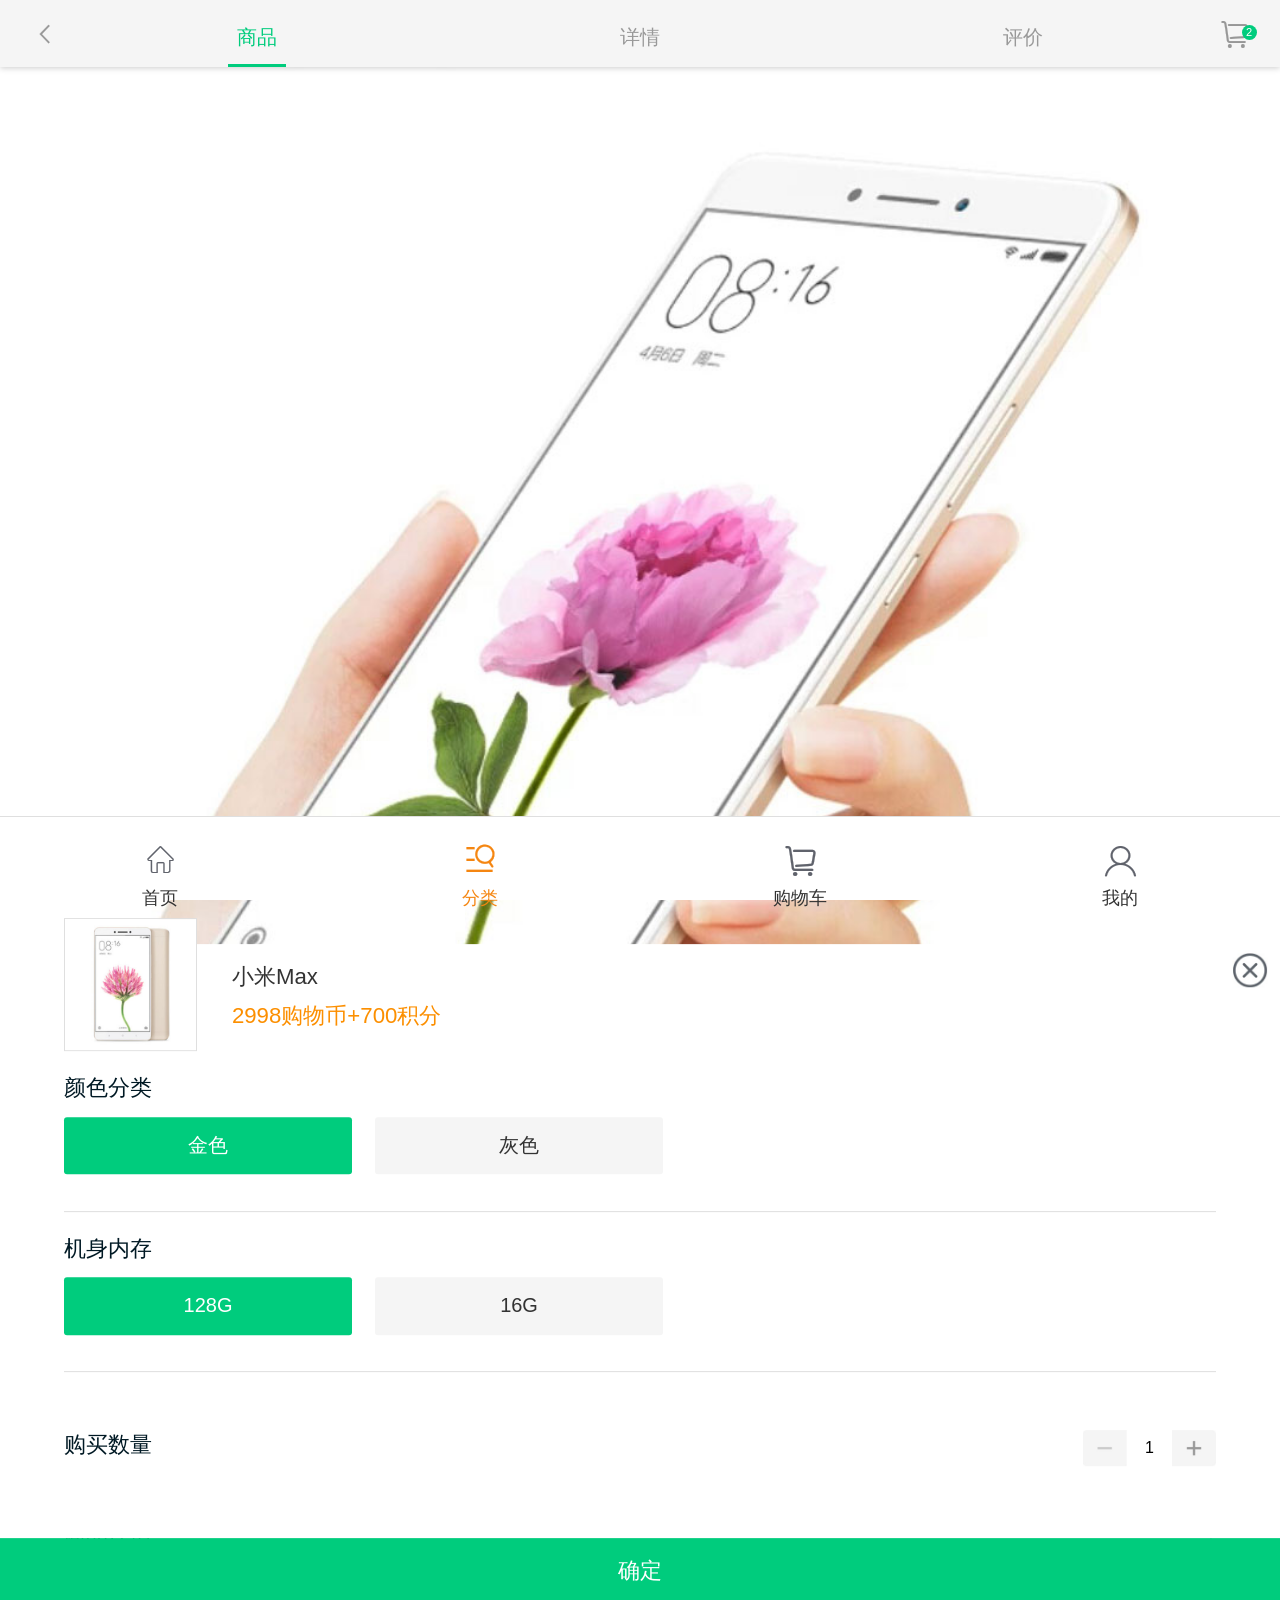
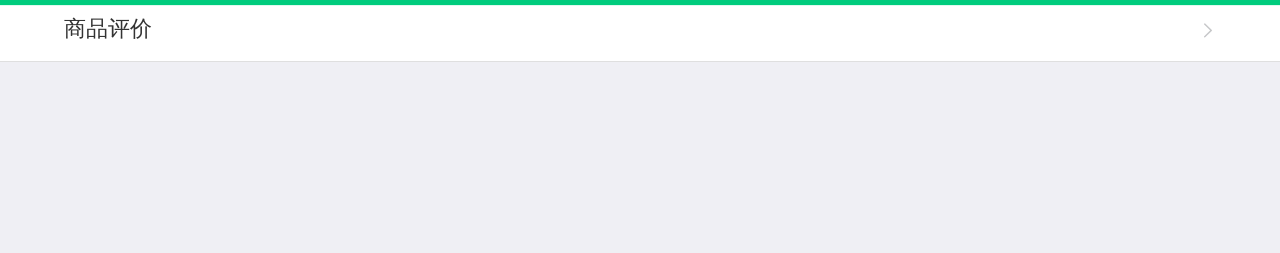
<file: detail.html>
<!DOCTYPE html>
<html lang="zh-CN">
<head>
    <meta charset="utf-8">
    <meta name="viewport" content="width=device-width, initial-scale=1.0, user-scalable=no">
    <title>详情页</title>
    <meta name="keywords" content="">
    <meta name="description" content="">
    <script src="js/rem.js"></script> 
    <script src="js/jquery.min.js" type="text/javascript"></script>
    <link rel="stylesheet" type="text/css" href="css/base.css"/>
    <link rel="stylesheet" type="text/css" href="css/page.css"/>
    <link rel="stylesheet" type="text/css" href="css/all.css"/>
    <link rel="stylesheet" type="text/css" href="css/mui.min.css"/>
    <link rel="stylesheet" type="text/css" href="css/loaders.min.css"/>
    <link rel="stylesheet" type="text/css" href="css/loading.css"/>
    <link rel="stylesheet" type="text/css" href="slick/slick.css"/>
<script type="text/javascript">
	$(window).load(function(){
		$(".loading").addClass("loader-chanage")
		$(".loading").fadeOut(300)
	})
</script>
</head>
<!--loading页开始-->
<div class="loading">
	<div class="loader">
        <div class="loader-inner pacman">
          <div></div>
          <div></div>
          <div></div>
          <div></div>
          <div></div>
        </div>
	</div>
</div>
<!--loading页结束-->
	<body>
		<!--header star-->
	    <header class="mui-bar mui-bar-nav" id="header">
			<a class="btn" href="javascript:history.go(-1)">
	            <i class="iconfont icon-fanhui"></i>
	        </a>
	        <div class="top-sch-box top-sch-boxtwo flex-col">
	            <ul>
	            	<li class="cur"><a href="#">商品</a></li>
	            	<li><a href="#">详情</a></li>
	            	<li><a href="#">评价</a></li>
	            </ul>
	        </div>
	        <a class="btn" href="#">
	            <i class="iconfont icon-gouwuche"></i>
	            <span>2</span>
	        </a>
	    </header>
		<!--header end-->
		
		<div class="warp warptwo clearfloat">
			<div class="detail clearfloat">
				<!--banner star-->
				<div class="banner swiper-container">
		            <div class="swiper-wrapper">
		                <div class="swiper-slide"><a href="javascript:void(0)"><img class="swiper-lazy" data-src="upload/21.jpg" alt=""></a></div>
		                <div class="swiper-slide"><a href="javascript:void(0)"><img class="swiper-lazy" data-src="upload/21.jpg" alt=""></a></div>
		                <div class="swiper-slide"><a href="javascript:void(0)"><img class="swiper-lazy" data-src="upload/21.jpg" alt=""></a></div>
		                <div class="swiper-slide"><a href="javascript:void(0)"><img class="swiper-lazy" data-src="upload/21.jpg" alt=""></a></div>
		            </div>
		            <div class="swiper-pagination"></div>
		        </div>
				<!--banner end-->
				<div class="top clearfloat box-s">
					<div class="shang clearfloat">
						<div class="zuo clearfloat fl over2 box-s">
							小米MAX智能安卓6.4吋大屏手机双卡指纹识别Xiaomi/小米 小米Max
						</div>
						<div class="you clearfloat fr">
							<i class="iconfont icon-fenxiang"></i>
							<p>分享</p>
						</div>
					</div>
					<div class="xia clearfloat">
						<p class="jifen fl box-s"><samp>2998</samp>购物币+<samp>700</samp>积分</p>
						<span class="fr">销量8件</span>
					</div>
				</div>
				<div class="middle clearfloat box-s">
					<a href="#">
						<span class="fl">商品详情</span>
						<i class="iconfont icon-jiantou1 fr"></i>
					</a>
				</div>
				<div class="middle clearfloat box-s">
					<a href="#">
						<span class="fl">商品评价</span>
						<i class="iconfont icon-jiantou1 fr"></i>
					</a>
				</div>
			</div>
		</div>
		
		<!--footerone star-->
		<div class="footerone clearfloat">
			<div class="left clearfloat fl">
				<ul>
					<li>
						<a href="#">
							<i class="iconfont icon-shangcheng"></i>
							<p>商城</p>
						</a>
					</li>
					<li>
						<a href="#">
							<i class="iconfont icon-kefu1"></i>
							<p>客服</p>
						</a>
					</li>				
				</ul>
			</div>
			<div class="right clearfloat fl">
				<span class="btn fl" onClick="toshare()">加入购物车</span>
				<a href="confirm.html" class="btn btnone fl">立即购买</a>
			</div>
		</div>
		<!--footerone end-->
		
		<!--这里是弹出购物车内容-->
		<div class="am-share">
		<div class="am-share-footer"><button class="share_btn"><img src="img/chahao.png"/></button></div>
		  <div class="am-share-sns box-s">
		     <div class="sdetail clearfloat">
		     	<div class="top clearfloat">
		     		<div class="tu clearfloat fl">
		     			<span></span>
		     			<img src="upload/22.jpg"/>
		     		</div>
		     		<div class="you clearfloat fl">
		     			<p class="tit">小米Max</p>
		     			<span>2998购物币+700积分</span>
		     		</div>
		     	</div>
		     	<div class="middle clearfloat">
		     		<p>颜色分类</p>
		     		<div class="xia clearfloat">
		     			<ul>
			     			<li class="ra3 cur">金色</li>
			     			<li class="ra3">灰色</li>
			     		</ul>
		     		</div>		     		
		     	</div>
		     	<div class="middle clearfloat">
		     		<p>机身内存</p>
		     		<div class="xia clearfloat">
		     			<ul>
			     			<li class="ra3 cur">128G</li>
			     			<li class="ra3">16G</li>
			     		</ul>
		     		</div>		     		
		     	</div>
		     	<div class="bottom clearfloat">
		     		<p class="fl">购买数量</p>
		     		<div class="you clearfloat fr">
		     			<ul>
		     				<li><img src="img/jian.jpg"/></li>
		     				<li>1</li>
		     				<li><img src="img/jia.jpg"/></li>
		     			</ul>
		     		</div>
		     	</div>
		     </div>
		  </div>
		  <a href="confirm.html" class="shop-btn db">确定</a>
		</div>
		
		<!--footer star-->
	    <footer class="page-footer fixed-footer" id="footer">
			<ul>
				<li>
					<a href="index.html">
						<i class="iconfont icon-shouye"></i>
						<p>首页</p>
					</a>
				</li>
				<li class="active">
					<a href="cation.html">
						<i class="iconfont icon-icon04"></i>
						<p>分类</p>
					</a>
				</li>
				<li>
					<a href="shopcar.html">
						<i class="iconfont icon-gouwuche"></i>
						<p>购物车</p>
					</a>
				</li>
				<li>
					<a href="login.html">
						<i class="iconfont icon-yonghuming"></i>
						<p>我的</p>
					</a>
				</li>
			</ul>
		</footer>
		<!--footer end-->
	</body>
	<script type="text/javascript" src="js/jquery-1.8.3.min.js" ></script>
	<script src="js/mui.min.js"></script>
	<script src="js/others.js"></script>
	<script type="text/javascript" src="js/hmt.js" ></script>
	<script src="slick/slick.js" type="text/javascript" ></script>
	<script type="text/javascript" src="js/shopcar.js" ></script>
	<!--插件-->
	<link rel="stylesheet" href="css/swiper.min.css">
	<script src="js/swiper.jquery.min.js"></script>
</html>
</file>
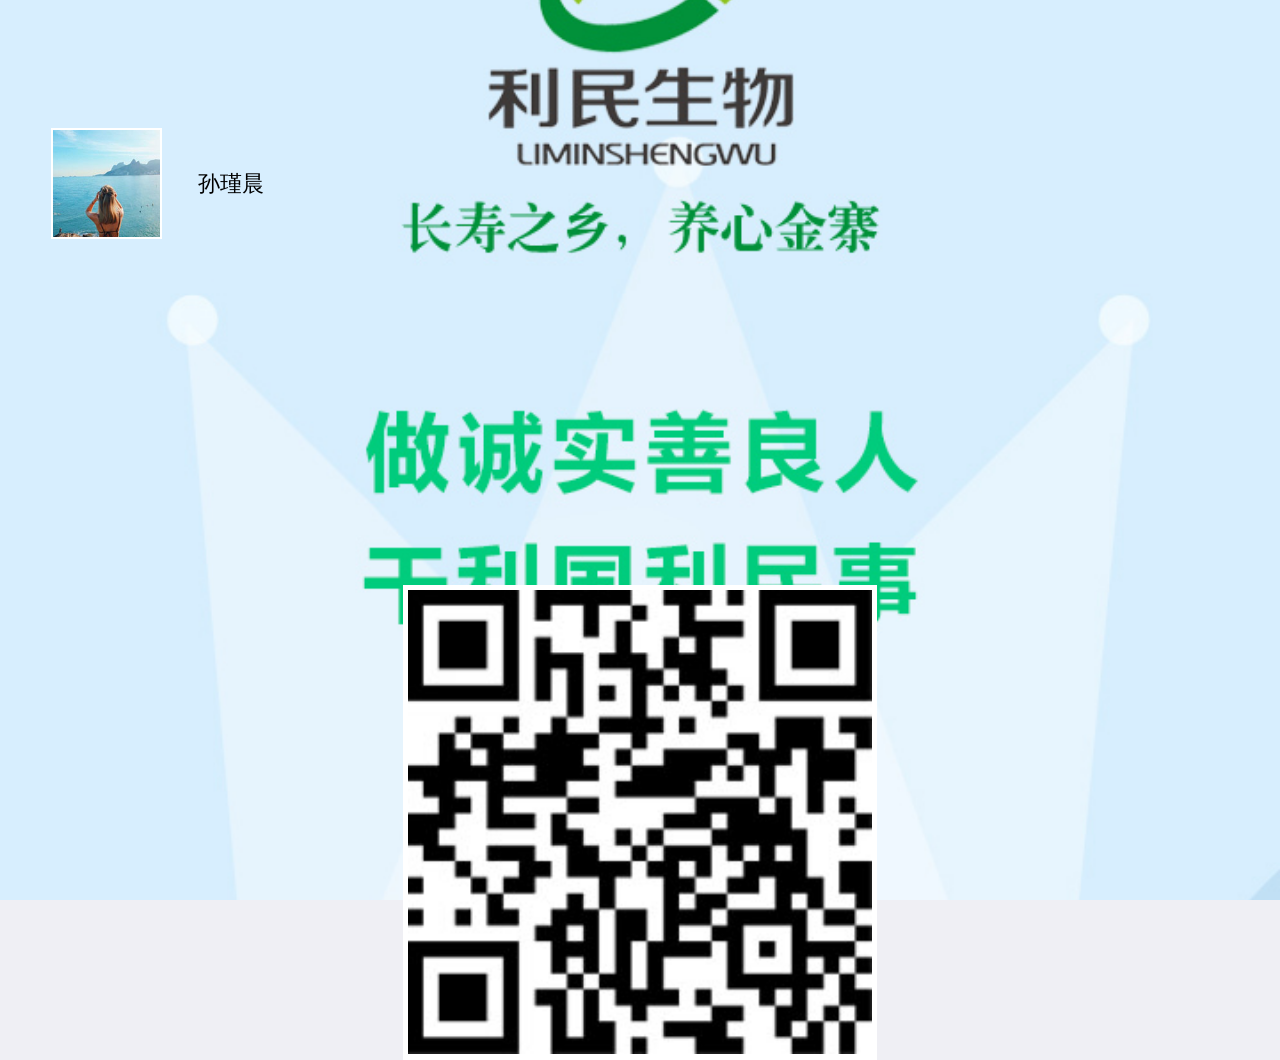
<file: ewm.html>
<!DOCTYPE html>
<html lang="zh-CN">
<head>
    <meta charset="utf-8">
    <meta name="viewport" content="width=device-width, initial-scale=1.0, user-scalable=no">
    <title>二维码</title>
    <meta name="keywords" content="">
    <meta name="description" content="">
    <script src="js/rem.js"></script> 
    <script src="js/jquery.min.js" type="text/javascript"></script>
    <link rel="stylesheet" type="text/css" href="css/base.css"/>
    <link rel="stylesheet" type="text/css" href="css/page.css"/>
    <link rel="stylesheet" type="text/css" href="css/all.css"/>
    <link rel="stylesheet" type="text/css" href="css/mui.min.css"/>
    <link rel="stylesheet" type="text/css" href="css/loaders.min.css"/>
    <link rel="stylesheet" type="text/css" href="css/loading.css"/>
    <link rel="stylesheet" type="text/css" href="slick/slick.css"/>
<script type="text/javascript">
	$(window).load(function(){
		$(".loading").addClass("loader-chanage")
		$(".loading").fadeOut(300)
	})
</script>
</head>
<!--loading页开始-->
<div class="loading">
	<div class="loader">
        <div class="loader-inner pacman">
          <div></div>
          <div></div>
          <div></div>
          <div></div>
          <div></div>
        </div>
	</div>
</div>
<!--loading页结束-->
	<body>
		<div class="ewm clearfloat box-s">
			<div class="top clearfloat">
				<div class="tu clearfloat fl">
					<img src="img/1.jpg"/>
				</div>
				<p class="fl">孙瑾晨</p>
			</div>
			<div class="bottom clearfloat">
				<div class="ewmtu clearfloat">
					<img src="img/ewm.jpg"/>
				</div>
			</div>
		</div>
	</body>
</html>
</file>
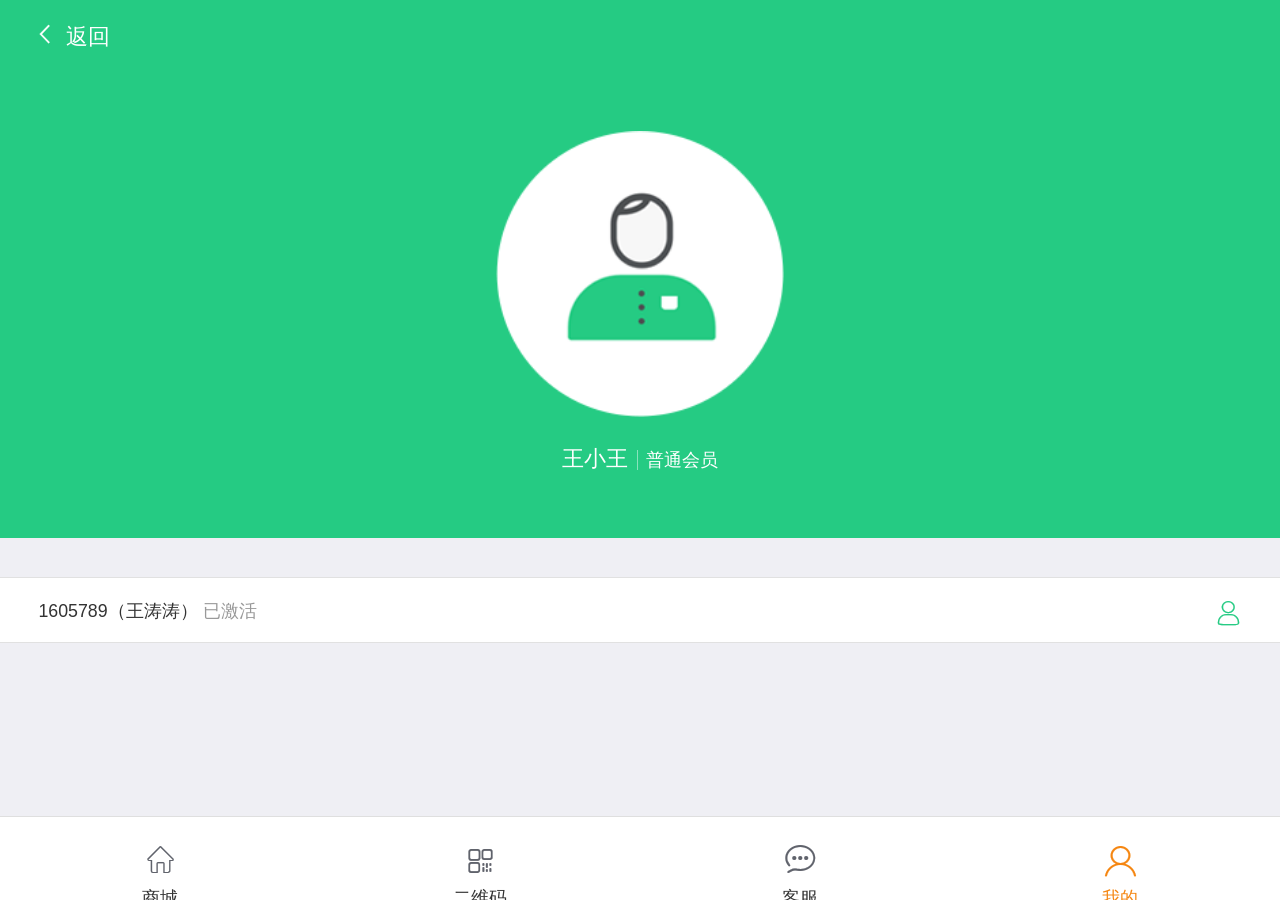
<file: friend.html>
<!DOCTYPE html>
<html lang="zh-CN">
<head>
    <meta charset="utf-8">
    <meta name="viewport" content="width=device-width, initial-scale=1.0, user-scalable=no">
    <title>我的好友</title>
    <meta name="keywords" content="">
    <meta name="description" content="">
    <script src="js/rem.js"></script> 
    <script src="js/jquery.min.js" type="text/javascript"></script>
    <link rel="stylesheet" type="text/css" href="css/base.css"/>
    <link rel="stylesheet" type="text/css" href="css/page.css"/>
    <link rel="stylesheet" type="text/css" href="css/all.css"/>
    <link rel="stylesheet" type="text/css" href="css/mui.min.css"/>
    <link rel="stylesheet" type="text/css" href="css/loaders.min.css"/>
    <link rel="stylesheet" type="text/css" href="css/loading.css"/>
    <link rel="stylesheet" type="text/css" href="slick/slick.css"/>
    <link rel="stylesheet" type="text/css" href="css/mui.picker.min.css" />
	<link href="css/mui.picker.css" rel="stylesheet" />
<script type="text/javascript">
	$(window).load(function(){
		$(".loading").addClass("loader-chanage")
		$(".loading").fadeOut(300)
	})
</script>
</head>
<!--loading页开始-->
<div class="loading">
	<div class="loader">
        <div class="loader-inner pacman">
          <div></div>
          <div></div>
          <div></div>
          <div></div>
          <div></div>
        </div>
	</div>
</div>
<!--loading页结束-->
	<body>
		<!--header star-->
		<header class="mui-bar mui-bar1 mui-bar-nav mui-bar-nav1" id="header">
			<a class="btn" href="javascript:history.go(-1)">
	            <i class="iconfont icon-fanhui"></i>
	        </a>
	        <div class="top-sch-box top-sch-boxtwo top-sch-boxthree flex-col">
	                      返回
	        </div>
	    </header>
	    <!--header end-->
	    
	    <div class="warp warpthree clearfloat">
	    	<div class="h-top h-toptwo clearfloat box-s">
	    		<p class="tu"><img src="img/touxiang.png"/></p>
	    		<p class="nr">王小王<span>普通会员</span></p>
	    	</div>
	    	<div class="apply clearfloat">
	    		<div class="applylist clearfloat box-s">
	    			<p class="fl">
	    				1605789（王涛涛）
	    				<span>已激活</span>
	    			</p>
	    			<i class="iconfont icon-huiyuan fr"></i>
	    		</div>	    		
	    	</div>    	
	    </div>
	    
	    <!--footer star-->
	    <footer class="page-footer fixed-footer" id="footer">
			<ul>
				<li>
					<a href="index.html">
						<i class="iconfont icon-shouye"></i>
						<p>商城</p>
					</a>
				</li>
				<li>
					<a href="#">
						<i class="iconfont icon-erweima1"></i>
						<p>二维码</p>
					</a>
				</li>
				<li>
					<a href="#">
						<i class="iconfont icon-kefu1"></i>
						<p>客服</p>
					</a>
				</li>
				<li class="active">
					<a href="login.html">
						<i class="iconfont icon-yonghuming"></i>
						<p>我的</p>
					</a>
				</li>
			</ul>
		</footer>
		<!--footer end-->
	</body>
	<script type="text/javascript" src="js/jquery-1.8.3.min.js" ></script>
	<script src="js/mui.min.js"></script>
	<script src="js/mui.picker.min.js"></script>
	<script src="js/others.js"></script>
	<script type="text/javascript" src="js/hmt.js" ></script>
	<script src="slick/slick.js" type="text/javascript" ></script>
	<!--插件-->
	<link rel="stylesheet" href="css/swiper.min.css">
	<script src="js/swiper.jquery.min.js"></script>
</html>
</file>
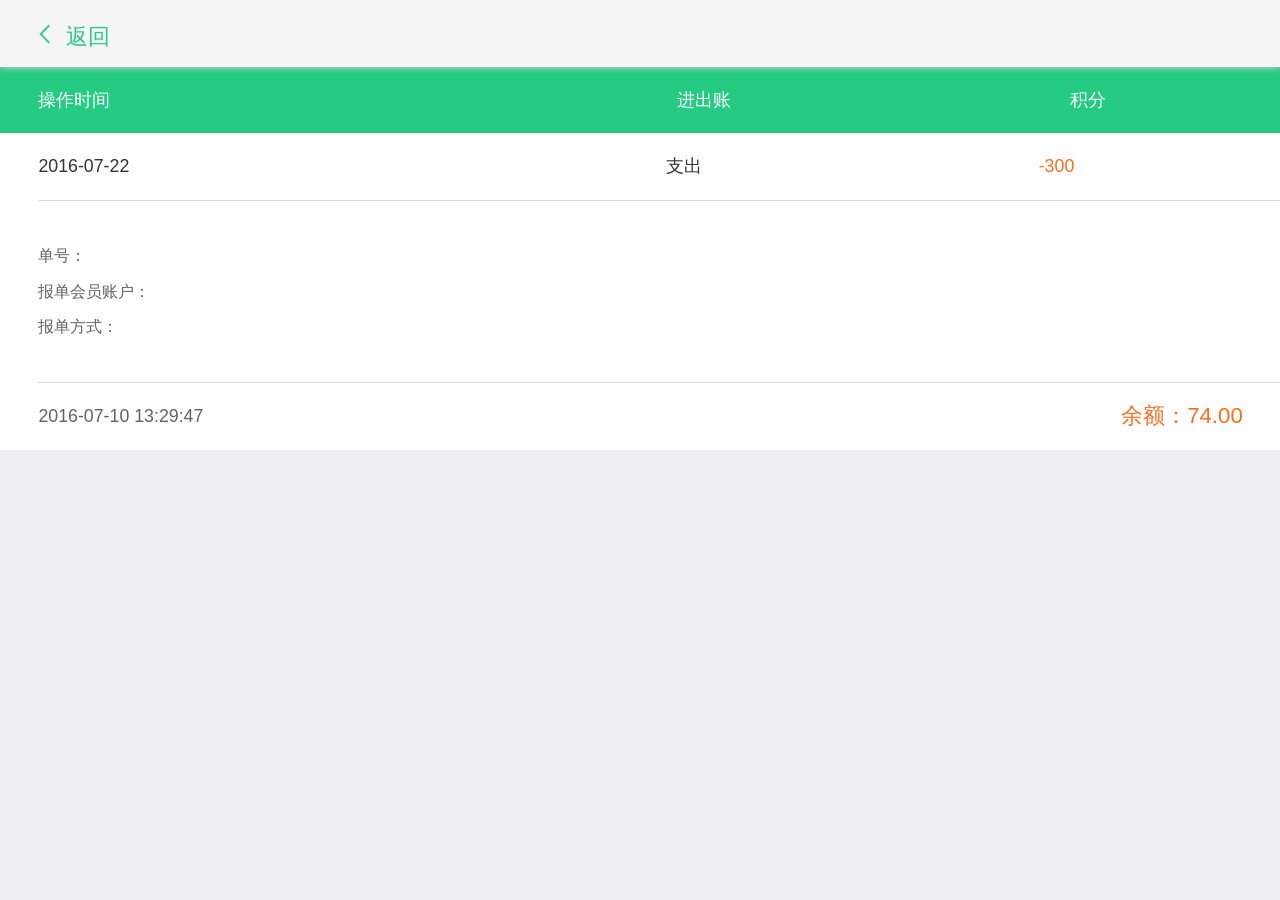
<file: jfguanli.html>
<!DOCTYPE html>
<html lang="zh-CN">
<head>
    <meta charset="utf-8">
    <meta name="viewport" content="width=device-width, initial-scale=1.0, user-scalable=no">
    <title>可用积分管理管理</title>
    <meta name="keywords" content="">
    <meta name="description" content="">
    <script src="js/rem.js"></script> 
    <script src="js/jquery.min.js" type="text/javascript"></script>
    <link rel="stylesheet" type="text/css" href="css/base.css"/>
    <link rel="stylesheet" type="text/css" href="css/page.css"/>
    <link rel="stylesheet" type="text/css" href="css/all.css"/>
    <link rel="stylesheet" type="text/css" href="css/mui.min.css"/>
    <link rel="stylesheet" type="text/css" href="css/loaders.min.css"/>
    <link rel="stylesheet" type="text/css" href="css/loading.css"/>
    <link rel="stylesheet" type="text/css" href="slick/slick.css"/>
<script type="text/javascript">
	$(window).load(function(){
		$(".loading").addClass("loader-chanage")
		$(".loading").fadeOut(300)
	})
</script>
</head>
<!--loading页开始-->
<div class="loading">
	<div class="loader">
        <div class="loader-inner pacman">
          <div></div>
          <div></div>
          <div></div>
          <div></div>
          <div></div>
        </div>
	</div>
</div>
<!--loading页结束-->
	<body>
		<!--header star-->
		<header class="mui-bar mui-bar-nav mui-bar-nav2" id="header">
			<a class="btn" href="javascript:history.go(-1)">
	            <i class="iconfont icon-fanhui"></i>
	        </a>
	        <div class="top-sch-box top-sch-boxtwo top-sch-boxfour flex-col">
	                      返回
	        </div>
	    </header>
	    <!--header end-->
	    
	    <div class="warp warpthree clearfloat">
	    	<div class="account clearfloat">
	    		<div class="top clearfloat">
	    			<ul>
	    				<li class="box-s">操作时间</li>
	    				<li>进出账</li>
	    				<li>积分</li>
	    			</ul>
	    		</div>
	    		<div class="list clearfloat box-s">
	    			<div class="shang clearfloat">
	    				<ul>
		    				<li class="box-s">2016-07-22</li>
		    				<li>支出</li>
		    				<li>-300</li>
		    			</ul>
	    			</div>
	    			<div class="middle clearfloat">
	    				<ul>
	    					<li>单号：</li>
	    					<li>报单会员账户：</li>
	    					<li>报单方式：</li>
	    				</ul>
	    			</div>
	    			<div class="bottom clearfloat">
	    				<span class="fl">2016-07-10 13:29:47</span>
	    				<p class="fr">余额：74.00</p>
	    			</div>
	    		</div>	    		
	    	</div>
	    </div>	    
	
	</body>
	<script type="text/javascript" src="js/jquery-1.8.3.min.js" ></script>
	<script src="js/mui.min.js"></script>
	<script src="js/others.js"></script>
	<script type="text/javascript" src="js/hmt.js" ></script>
	<script src="slick/slick.js" type="text/javascript" ></script>
	<!--插件-->
	<link rel="stylesheet" href="css/swiper.min.css">
	<script src="js/swiper.jquery.min.js"></script>
</html>
</file>
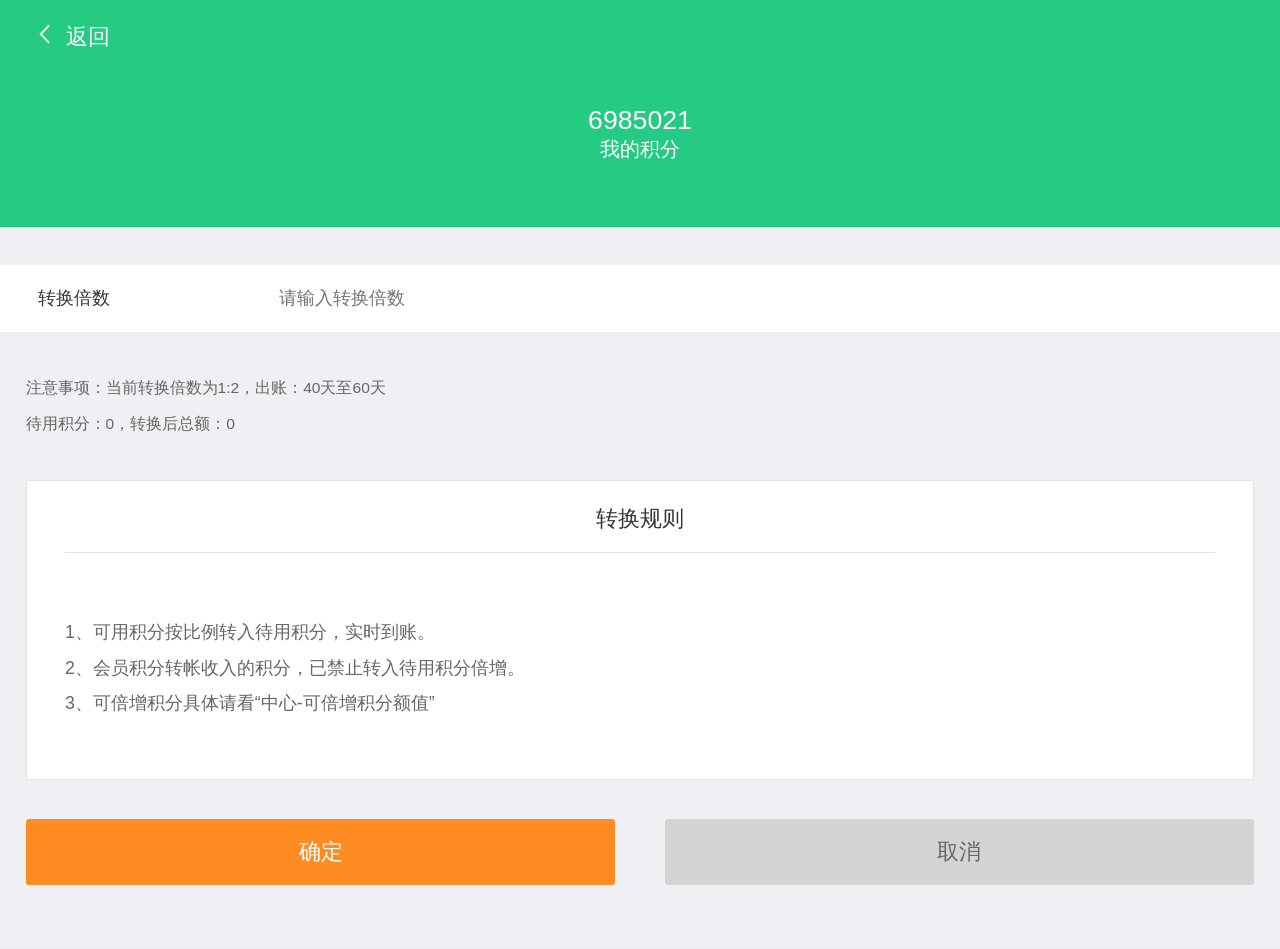
<file: jfzhuanyong.html>
<!DOCTYPE html>
<html lang="zh-CN">
<head>
    <meta charset="utf-8">
    <meta name="viewport" content="width=device-width, initial-scale=1.0, user-scalable=no">
    <title>可用转待用</title>
    <meta name="keywords" content="">
    <meta name="description" content="">
    <script src="js/rem.js"></script> 
    <script src="js/jquery.min.js" type="text/javascript"></script>
    <link rel="stylesheet" type="text/css" href="css/base.css"/>
    <link rel="stylesheet" type="text/css" href="css/page.css"/>
    <link rel="stylesheet" type="text/css" href="css/all.css"/>
    <link rel="stylesheet" type="text/css" href="css/mui.min.css"/>
    <link rel="stylesheet" type="text/css" href="css/loaders.min.css"/>
    <link rel="stylesheet" type="text/css" href="css/loading.css"/>
    <link rel="stylesheet" type="text/css" href="slick/slick.css"/>
    <link rel="stylesheet" type="text/css" href="css/mui.picker.min.css" />
	<link href="css/mui.picker.css" rel="stylesheet" />
<script type="text/javascript">
	$(window).load(function(){
		$(".loading").addClass("loader-chanage")
		$(".loading").fadeOut(300)
	})
</script>
</head>
<!--loading页开始-->
<div class="loading">
	<div class="loader">
        <div class="loader-inner pacman">
          <div></div>
          <div></div>
          <div></div>
          <div></div>
          <div></div>
        </div>
	</div>
</div>
<!--loading页结束-->
	<body>
		<!--header star-->
		<header class="mui-bar mui-bar1 mui-bar-nav mui-bar-nav1" id="header">
			<a class="btn" href="javascript:history.go(-1)">
	            <i class="iconfont icon-fanhui"></i>
	        </a>
	        <div class="top-sch-box top-sch-boxtwo top-sch-boxthree flex-col">
	                      返回
	        </div>
	    </header>
	    <!--header end-->
	    <div class="warp warpthree clearfloat">
	    	<div class="h-top h-topone clearfloat box-s">
	    		<p>6985021</samp></p>
	    		<span>我的积分</span>
	    	</div>
	    	<div class="recharge clearfloat">
	    		<div class="czhi clearfloat box-s">
	    			<p>转换倍数</p>
	    			<input type="text" id="" value="" placeholder="请输入转换倍数" />
	    		</div>
	    		<div class="jfzy clearfloat">
	    			<ul>
	    				<li>注意事项：当前转换倍数为1:2，出账：40天至60天</li>
	    				<li>待用积分：0，转换后总额：0</li>
	    			</ul>
	    		</div>
	    		<div class="guize clearfloat box-s ra3">
	    			<h3>转换规则</h3>
	    			<div class="content contenttwo clearfloat">
    				    <ul>
    				    	<li>1、可用积分按比例转入待用积分，实时到账。</li>
    				    	<li>2、会员积分转帐收入的积分，已禁止转入待用积分倍增。</li>
    				    	<li>3、可倍增积分具体请看“中心-可倍增积分额值”</li>
    				    </ul>
	    			</div>
	    		</div>
	    		<div class="bottom clearfloat">
	    			<a href="#" class="db fl btn ra3">确定</a>
	    			<a href="#" class="db fr btn ra3">取消</a>
	    		</div>
	    	</div>  	
	    </div>
	</body>
	<script type="text/javascript" src="js/jquery-1.8.3.min.js" ></script>
	<script src="js/mui.min.js"></script>
	<script src="js/mui.picker.min.js"></script>
	<script src="js/others.js"></script>
	<script type="text/javascript" src="js/hmt.js" ></script>
	<script src="slick/slick.js" type="text/javascript" ></script>
	<!--插件-->
	<link rel="stylesheet" href="css/swiper.min.css">
	<script src="js/swiper.jquery.min.js"></script>
</html>
</file>
<file: css/base.css>
﻿/* CSS Document */
/* author:cyy */
/*css reset*/
*{margin:0;padding:0;}
html,body { width:100%; }
body{overflow:-Scroll;overflow-x:hidden; background-color: #f5f5f5; }
body{font-family: "微软雅黑";}/*移动端*/

html {
  font-family: sans-serif; /* 1 */
  -ms-text-size-adjust: 100%; /* 2 */
  -webkit-text-size-adjust: 100%; /* 2 */
}
article,aside,details,figcaption,figure,footer,header,hgroup,main,menu,nav,section,summary {  display: block;}
audio,canvas,progress,video {  display: inline-block; /* 1 */
  vertical-align: baseline; /* 2 */
}

audio:not([controls]) {
  display: none;
  height: 0;
}
[hidden],template {  display: none;}
a {  background-color: transparent;}
a:active,a:hover {  outline: 0;}
abbr[title] {  border-bottom: 1px dotted;}
b,strong {  font-weight: bold;}
dfn {  font-style: italic;}
h1 {  font-size: 2em;  margin: 0.67em 0;}
mark {  background: #ff0;  color: #000;}
small {  font-size: 80%;}
sub,sup {  font-size: 75%;  line-height: 0;  position: relative;  vertical-align: baseline;}
sup {  top: -0.5em;}
sub {  bottom: -0.25em;}
img {  border: 0;}
svg:not(:root) {  overflow: hidden;}

hr {
  -moz-box-sizing: content-box;
  box-sizing: content-box;
  height: 0;
}
pre {
  overflow: auto;
}
code,
kbd,
pre,
samp {
  font-family: monospace, monospace;
  font-size: 1em;
}

button,
input,
optgroup,
select,
textarea {
  color: inherit; /* 1 */
  font: inherit; /* 2 */
  margin: 0; /* 3 */
}
button {
  overflow: visible;
}
button,
select {
  text-transform: none;
}
button,
html input[type="button"], /* 1 */
input[type="reset"],
input[type="submit"] {
  -webkit-appearance: button; /* 2 */
  cursor: pointer; /* 3 */
}
button[disabled],html input[disabled] {  cursor: default;}
button::-moz-focus-inner,input::-moz-focus-inner {  border: 0;  padding: 0;}
input {  line-height: normal;}
input[type="checkbox"],
input[type="radio"] {
  box-sizing: border-box; /* 1 */
  padding: 0; /* 2 */
}
input[type="number"]::-webkit-inner-spin-button,
input[type="number"]::-webkit-outer-spin-button {
  height: auto;
}
input[type="search"] {
  -webkit-appearance: textfield; /* 1 */
  -moz-box-sizing: content-box;
  -webkit-box-sizing: content-box; /* 2 */
  box-sizing: content-box;
}
input[type="search"]::-webkit-search-cancel-button,
input[type="search"]::-webkit-search-decoration {
  -webkit-appearance: none;
}
fieldset {  border: 1px solid #c0c0c0;  margin: 0 2px;  padding: 0.35em 0.625em 0.75em;}
legend {  border: 0; /* 1 */
  padding: 0; /* 2 */
}
textarea {  overflow: auto;}
optgroup {  font-weight: bold;}

td,th {  padding: 0;}

.daytwo::-webkit-input-placeholder {color:#333;}
.daytwo:-moz-placeholder {color: #333;}
.daytwo::-moz-placeholder { color:#333;}
.daytwo:-ms-input-placeholder {color:#333;}

table{border-collapse:collapse;border-spacing:0;}
img{border:0}
ul{list-style:none;}

input,textarea,select,option,button{font-family: "microsoft yahei";}
.clear{ clear:both;}
a{text-decoration:none;outline: none;}
a:hover{outline: none;}
input[type="button"],input[type="submit"],input[type="text"]{-webkit-appearance: none; border-radius: 0;}
input,label{-webkit-tap-highlight-color:rgba(255,0,0,0); }
a,button,textarea,select{-webkit-appearance: none;-webkit-tap-highlight-color:rgba(255,0,0,0); }/* 1.去除android a/button/input标签被点击时产生的边框 2.去除ios a标签被点击时产生的半透明灰色背景 */

textarea{resize:none;}/*禁止改变大小*/
/*解决firefox按钮文字难以垂直居中问题*/
input[type="reset"]::-moz-focus-inner,
input[type="button"]::-moz-focus-inner,
input[type="submit"]::-moz-focus-inner,
input[type="file"] > input[type="button"]::-moz-focus-inner{
	border:none;padding:0;
}
input,textarea,select,option,button,form,fieldset{margin:0;padding:0;border-width:1px;outline:none;
-moz-box-sizing: content-box;
-webkit-box-sizing: content-box;
-o-box-sizing: content-box;
-ms-box-sizing: content-box;
box-sizing: content-box;
}

.opa2 {
  opacity: .2;
  -ms-filter: progid: DXImageTransform.Microsoft.Alpha(Opacity = 20);
  filter: alpha(opacity = 20);
  -moz-opacity: .2;
  -khtml-opacity: .2;
}
.opa3 {
  opacity: .3;
  -ms-filter: progid: DXImageTransform.Microsoft.Alpha(Opacity = 30);
  filter: alpha(opacity = 30);
  -moz-opacity: .3;
  -khtml-opacity: .3;
}
.opa4 {
  opacity: .4;
  -ms-filter: progid: DXImageTransform.Microsoft.Alpha(Opacity = 40);
  filter: alpha(opacity = 40);
  -moz-opacity: .4;
  -khtml-opacity: .4;
}
.opa5 {
  opacity: .5;
  -ms-filter: progid: DXImageTransform.Microsoft.Alpha(Opacity = 50);
  filter: alpha(opacity = 50);
  -moz-opacity: .5;
  -khtml-opacity: .5;
}
.opa6 {
  opacity: .6;
  -ms-filter: progid: DXImageTransform.Microsoft.Alpha(Opacity = 60);
  filter: alpha(opacity = 60);
  -moz-opacity: .6;
  -khtml-opacity: .6;
}
.opa7 {
  opacity: .7;
  -ms-filter: progid: DXImageTransform.Microsoft.Alpha(Opacity = 70);
  filter: alpha(opacity = 70);
  -moz-opacity: .7;
  -khtml-opacity: .7;
}
.opa8 {
  opacity: .8;
  -ms-filter: progid: DXImageTransform.Microsoft.Alpha(Opacity = 80);
  filter: alpha(opacity = 80);
  -moz-opacity: .8;
  -khtml-opacity: .8;
}


.over{
	overflow:hidden;
	text-overflow: ellipsis;
	-webkit-text-overflow: ellipsis;
	-moz-text-overflow: ellipsis;
	-o-text-overflow: ellipsis; 
	white-space: nowrap;
}

.over2{
	 overflow: hidden; 
	 text-overflow: ellipsis;
	 -webkit-text-overflow: ellipsis;
	 -moz-text-overflow: ellipsis;
	 -o-text-overflow: ellipsis; 
	 display: -webkit-box; 
	 -webkit-line-clamp: 2; 
	 -webkit-box-orient: vertical;
}

.over3{
	 overflow: hidden; 
	 text-overflow: ellipsis;
	 -webkit-text-overflow: ellipsis;
	 -moz-text-overflow: ellipsis;
	 -o-text-overflow: ellipsis; 
	 display: -webkit-box; 
	 -webkit-line-clamp: 3; 
	 -webkit-box-orient: vertical;
}

.over4{
	 overflow: hidden; 
	 text-overflow: ellipsis;
	 -webkit-text-overflow: ellipsis;
	 -moz-text-overflow: ellipsis;
	 -o-text-overflow: ellipsis; 
	 display: -webkit-box; 
	 -webkit-line-clamp: 4; 
	 -webkit-box-orient: vertical;
}

.fl{float:left;display:inline;} 
.fr{float:right;display:inline;}
.clearfloat:after{display:block;clear:both;content:"";visibility:hidden;height:0}
.clearfloat{zoom:1}
.clear{clear:both;zoom:1;}
.dis_inBlock{display:inline-block;*display:inline;*zoom:1;}
.dis_block{ display:block;}


@font-face {font-family: "iconfont";
  src: url('iconfont.eot?t=1469687487'); /* IE9*/
  src: url('iconfont.eot?t=1469687487#iefix') format('embedded-opentype'), /* IE6-IE8 */
  url('iconfont.woff?t=1469687487') format('woff'), /* chrome, firefox */
  url('iconfont.ttf?t=1469687487') format('truetype'), /* chrome, firefox, opera, Safari, Android, iOS 4.2+*/
  url('iconfont.svg?t=1469687487#iconfont') format('svg'); /* iOS 4.1- */
}

.iconfont {
  font-family:"iconfont" !important;
  font-size:16px;
  font-style:normal;
  -webkit-font-smoothing: antialiased;
  -webkit-text-stroke-width: 0.2px;
  -moz-osx-font-smoothing: grayscale;
}
.icon-shouye:before { content: "\e62b"; }
.icon-dianying:before { content: "\e61d"; }
.icon-fanhui:before { content: "\e631"; }
.icon-loucengfushi:before { content: "\e61e"; }
.icon-jiantou:before { content: "\e605"; }
.icon-duihao:before { content: "\e606"; }
.icon-jianhao:before { content: "\e62e"; }
.icon-erweima:before { content: "\e607"; }
.icon-sousuo:before { content: "\e623"; }
.icon-bianji:before { content: "\e637"; }
.icon-gouwuche:before { content: "\e629"; }
.icon-jiahao:before { content: "\e62f"; }
.icon-jiantou1:before { content: "\e635"; }
.icon-xihuan:before { content: "\e616"; }
.icon-yonghuming:before { content: "\e600"; }
.icon-remenhuodong:before { content: "\e617"; }
.icon-bbqdangao:before { content: "\e61f"; }
.icon-meishi:before { content: "\e620"; }
.icon-xiala:before { content: "\e630"; }
.icon-shouji:before { content: "\e621"; }
.icon-huiyuan:before { content: "\e608"; }
.icon-jifen:before { content: "\e609"; }
.icon-dizhi:before { content: "\e622"; }
.icon-jiahao1:before { content: "\e636"; }
.icon-weixinzhifu:before { content: "\e638"; color: #00c800;}
.icon-fenxiang:before { content: "\e62a"; }
.icon-dizhi1:before { content: "\e618"; }
.icon-erweima1:before { content: "\e60a"; }
.icon-iconfontcaidan:before { content: "\e628"; }
.icon-p-shouji:before { content: "\e602"; }
.icon-lajixiang:before { content: "\e632"; }
.icon-dizhi2:before { content: "\e62c"; }
.icon-shenfenzheng:before { content: "\e603"; }
.icon-prev:before { content: "\e60b"; }
.icon-iconfontxingming:before { content: "\e60c"; }
.icon-zhifubao:before { content: "\e639"; color: #00a0e9;}
.icon-yanzhengma:before { content: "\e60d"; }
.icon-mima:before { content: "\e601"; }
.icon-tuijianrenyaoqing:before { content: "\e604"; }
.icon-shangcheng:before { content: "\e619"; }
.icon-xiala1:before { content: "\e634"; }
.icon-xihuan1:before { content: "\e61a"; }
.icon-xihuan2:before { content: "\e61b"; }
.icon-chahao:before { content: "\e633"; }
.icon-yinxingqia:before { content: "\e63a"; color: #f7c805; }
.icon-jifen1:before { content: "\e60e"; }
.icon-icon04:before { content: "\e62d"; }
.icon-jifen2:before { content: "\e60f"; }
.icon-kefu:before { content: "\e610"; }
.icon-yanzheng:before { content: "\e611"; }
.icon-duihao1:before { content: "\e61c"; }
.icon-yue:before { content: "\e612"; }
.icon-jiudian:before { content: "\e624"; }
.icon-ktv:before { content: "\e625"; }
.icon-xiuxianyule:before { content: "\e626"; }
.icon-kefu1:before { content: "\e613"; }
.icon-jifen3:before { content: "\e614"; }
.icon-kefu2:before { content: "\e615"; }
.icon-jianshen:before { content: "\e627"; }


.box-s{
	box-sizing: border-box;
	-webkit-box-sizing: border-box;
}

html{font-size:10px}
@media screen and (min-width:321px) and (max-width:375px){html{font-size:11px}}
@media screen and (min-width:376px) and (max-width:414px){html{font-size:12px}}
@media screen and (min-width:415px) and (max-width:639px){html{font-size:15px}}
@media screen and (min-width:640px) and (max-width:719px){html{font-size:20px}}
@media screen and (min-width:720px) and (max-width:749px){html{font-size:22.5px}}
@media screen and (min-width:750px) and (max-width:799px){html{font-size:23.5px}}
@media screen and (min-width:800px){html{font-size:25px}}

/*header*/
.logo{width: 30%;}
.logo img{max-width: 192px; width: 100%; max-height: 46px;}

.warp{padding-top: 1.5rem; padding-bottom: 1.9rem;}
.warptwo{padding-bottom: 3.7rem;}
.warpthree{padding-bottom: 0;}

/*页面固定定位样式*/
.fixed-header{ position: fixed; top: 0; left: 0; z-index: 99;}
.fixed-footer{ position: fixed; bottom: 0; left: 0; z-index: 99;}
.fixed-cont{margin-top: 15%;margin-bottom: 20%;}/*顶部和底部都固定*/
.fixed-conta{margin-top: 15%;}/*顶部固定，底部不固定*/
.fixed-contb{margin-bottom: 20%;}/*顶部不固定，底部固定*/


/*底部*/
.page-footer{ width: 100%; height: 1.9rem; background-color: #fff; border-top: 1px solid #dfdfdf; position: fixed; bottom: 0; left: 0;}
.page-footer ul{ width: 100%; background-color: #fafafa;}
.page-footer ul li{  float: left; width: 25%; text-align: center; padding: 2% 0 2%;}
.page-footer ul li a{ width: 100%; display: block;}
.page-footer ul .active a p{ color: #f58611; margin-bottom: 0;}
.page-footer ul .active{width: 25%;}
.page-footer ul li img{  width: 25%;}
.page-footer ul li p{ font-size: .4rem; color: #333;margin-top: 3%;}
.page-footer ul li i{font-size: .7rem; color: #60636c;}
.page-footer ul .active i{color: #f58611;}

div.slide-mask {
  position: fixed;
  z-index: 999;
  left: 0;
  top: 0;
  width: 100%;
  height: 100%;
  background: rgba(0, 0, 0, 0.4);
  -webkit-transition: all 0.3s ease-out;
  -moz-transition: all 0.3s ease-out;
  -ms-transition: all 0.3s ease-out;
  -o-transition: all 0.3s ease-out;
  transition: all 0.3s ease-out;
  display: none;
}

aside.slide-wrapper {
  position: fixed;
  z-index: 1000;
  left: 0;
  top: 0;
  bottom: 0;
  width: 70%;
  -webkit-transform: translate3d(-100%, 0, 0);
  -moz-transform: translate3d(-100%, 0, 0);
  -ms-transform: translate3d(-100%, 0, 0);
  -o-transform: translate3d(-100%, 0, 0);
  transform: translate3d(-100%, 0, 0);
  -webkit-transition: all 0.3s ease-out;
  -moz-transition: all 0.3s ease-out;
  -ms-transition: all 0.3s ease-out;
  -o-transition: all 0.3s ease-out;
  transition: all 0.3s ease-out;
}
aside.slide-wrapper > div {
  background-color: #343434;
  min-height: 100%;
}

aside.slide-wrapper.moved {
  -webkit-transform: translate3d(0, 0, 0);
  -moz-transform: translate3d(0, 0, 0);
  -ms-transform: translate3d(0, 0, 0);
  -o-transform: translate3d(0, 0, 0);
  transform: translate3d(0, 0, 0);
}
aside.slide-wrapper li > a {
  padding: 5%;
  border-top: 1px solid #4d4d4d;
  border-bottom: 1px solid #262626;
  font-size: .5rem;
  display: block;
  color: #fff;
}
aside.slide-wrapper li.current > a {
  background-color: #262626;
}
</file>
<file: css/page.css>
/*
 index--------------------------------------------------------------------------------------
 * */
.cation{width: 100%; background-color: #fff; padding: 4% 2%;}
.cation ul li{width: 25%; text-align: center; float: left;}
.cation ul li img{width: 53.846%; margin: 0 auto;}
.cation ul li p{color: #666666; font-size: .45rem; margin-bottom: 0;}
.notice{width: 94.444%; background-color: #fff; padding: 3% 2%; margin: 3% auto; border-radius: 5px; -webkit-border-radius: 5px;}
.notice .left{width: 55%; color: #323232; font-size: .45rem;}
.notice .left .slider div{width: 100%; line-height: 1rem; overflow: hidden; text-overflow: ellipsis; -webkit-text-overflow: ellipsis; white-space: nowrap;}
.notice .nmore{width: 15%; text-align: right; line-height: 1rem; border-left: 1px solid #cecece; font-size: .45rem; color: #323232;}
.notice .tit{font-size: .45rem; color: #ee2f27; line-height: 1rem; margin-bottom: 0;}
.boutique,
.seller,
.onnew{width: 100%; padding:0 2%;}
.boutit{width: 30%; margin: 0 auto; position: relative; height: 1.2rem; text-align: center;}
.boutit span{display: block; position: absolute; top: .55rem; width: 100%; border-top: 3px solid #00cc7d;}
.boutit samp{line-height: 1.2rem; color: #000000; position: relative; height: 1.2rem; padding: 0 3%; background-color: #efeff4; font-size: .45rem;}
.boutique .content,
.seller .content,
.onnew .content{width: 100%;}
.boutique .content ul li{width: 100%; margin-bottom: 3%;}
.boutique .content ul li:last-child{margin-bottom: 0;}
.boutique .content ul li img{width: 100%;}
.seller .content .left{width: 40%; background-color: #fff; height: 5rem; overflow: hidden;}
.seller .content .left .tu{width: 100%;}
.seller .content .left .tu img,
.seller .content .right .top .tu img{max-width: 100%;}
.seller .content .left .top{width: 100%; padding: 5%;}
.seller .content .left .top .tit,
.seller .content .right .top .tit,
.onnew .content .top .list .zuo .tit,
.onnew .content .bottom .list .shang .tit,
.theme .content .list .shang .tit{color: #000000; font-size: .5rem; width: 100%; margin-bottom: 0;}
.seller .content .left .top span,
.seller .content .right .top span,
.onnew .content .top .list .zuo span,
.onnew .content .bottom .list .shang span,
.theme .content .list .shang span{color: #666666; font-size: .35rem; width: 100%;}
.seller .content .right{width: 58%;}
.seller .content .right .top{width: 100%; background-color: #fff; height: 2.4rem; margin-bottom: .2rem;}
.seller .content .right .top .zuo,
.seller .content .right .top .tu{width: 50%; height: 2.4rem; text-align: center; font-size: 0;}
.seller .content .right .top .tu span{display: inline-block; line-height: 0; vertical-align: middle;}
.seller .content .right .top .tu img{vertical-align: middle; max-height: 2.4rem; max-width: 100%;}
.seller .content .right .top .zuo{padding: 5% 0 5% 5%;}

.onnew .content .top{width: 100%;}
.onnew .content .top .list{width: 49%; padding: 3% 2% 0; margin-right: 2%; background-color: #fff;}
.onnew .content .top .list:last-child{margin-right: 0;}
.onnew .content .top .list .zuo{width: 60%;}
.onnew .content .top .list .tu{width: 40%; height: 2.5rem; font-size: 0; text-align: center;}
.onnew .content .top .list .tu span{display: inline-block; height: 100%; line-height: 0; vertical-align: middle;}
.onnew .content .top .list .tu img{max-width: 100%; vertical-align: middle; max-height: 2.5rem;}
.onnew .content .bottom{width: 100%; margin-top: 2%;}
.onnew .content .bottom .list{width: 32%; height: 4rem; margin-right: 2%; background-color: #fff;}
.onnew .content .bottom .list:last-child{margin-right: 0;}
.onnew .content .bottom .list .shang{padding: 5%; width: 100%; height: 1.2rem;}
.onnew .content .bottom .list .tu,
.theme .content .list .tu{width: 100%; height: 2.8rem; text-align: center; font-size: 0;}
.onnew .content .bottom .list .tu span,
.theme .content .list .tu span{display: inline-block; height: 100%; line-height: 0; vertical-align: middle;}
.onnew .content .bottom .list .tu img,
.theme .content .list .tu img{max-width: 100%; vertical-align: middle; max-height: 2.8rem;}

.theme{width: 100%;}
.theme .content{width: 100%; background-color: #fff;}
.theme .content .list{width: 33.33%; height: 4.5rem; border-right: 1px solid #f1f1f1; float: left; border-bottom: 1px solid #f1f1f1;}
.theme .content .list .shang{padding:8% 5% 5%; width: 100%;}
.theme .content .list:nth-child(3n){border-right: none;}

.like{width: 100%; padding: 0 2%;}
.like .content{width: 100%;}
.like .content .list{width: 48.5%; margin-bottom: 3%; margin-right: 3%; background-color: #fff;}
.like .content .list:nth-child(2n){margin-right: 0;}
.like .content .list .tu{width: 100%;}
.like .content .list .tu img{max-width: 100%;}
.like .content .list .bottom{width: 100%; background-color: #fff; padding: 3%;}
.like .content .list .bottom p{width: 100%; color: #333; font-size: .45rem; margin-bottom: 0;}
.like .content .list .bottom span{color: #e8322f; font-size: .6rem;}


/*
 cation--------------------------------------------------------------------------------------
 * */
.cations{width: 100%; background-color: #fff; margin-bottom: 3%;}
.cations .list{width: 50%; height: 4.2rem; border-right: 1px solid #d8d8d8; border-bottom: 1px solid #d8d8d8;}
.cations .list:nth-child(2n){border-right: none;}
.cations .list .tit{width: 100%; font-size: .5rem; color: #333333; padding: .5rem .5rem 0 .5rem;}
.cations .list .tu{width: 100%;}
.cations .list .tu img{max-width: 100%;}

/*
 shopcar--------------------------------------------------------------------------------------
 * */
.shopcar{width: 100%;}
.shopcar .list{width: 100%; height: 4rem; background-color: #fff; margin-bottom: 3%; padding: .5rem .2rem;}
.shopcar .list .xuan{width: .8rem; height: .8rem; margin-top: 1.1rem;}
label {width: 100%; display: block;  position: relative; font-weight: normal;}
.radio .option {width: .8rem; height: .8rem; position: absolute; top: 0; left: 0px; background-size: cover;  background: url(../img/check1.png) no-repeat; background-size: cover;}
.radio input[type="checkbox"] {display: inline-block ; margin-right: 15px ; opacity: 0 ;}
.radio input[type="checkbox"]:checked+div {background: url(../img/check2.png) no-repeat; background-size: cover;}
.radio input[type="radio"] {display: inline-block ; margin-right: 15px ; opacity: 0 ;}
.radio input[type="radio"]:checked+div {background: url(../img/check2.png) no-repeat; background-size: cover;}


.shopcar .list .tu{width: 3rem; height: 3rem; font-size: 0; border: 1px solid #e2e2e2; text-align: center; margin-left: .4rem;}
.shopcar .list .tu span{display: inline-block; height: 100%; line-height: 0; vertical-align: middle;}
.shopcar .list .tu img{max-width: 100%;}
.shopcar .list .right{height: 3rem; width: 57%; margin-left: 2%;}
.shopcar .list .right .tit{color: #333333; font-size: .5rem; line-height: .8rem;}
.shopcar .list .right .fu-tit{color: #999999; font-size: .35rem;}
.shopcar .list .right .jifen{font-size: .5rem; color: #fc8f00; margin-top: .2rem;}
.shopcar .list .right .bottom{width: 100%; margin-top: .2rem;}
.shopcar .list .right .bottom .zuo ul li{float: left; color: #00cc7d; font-size: .5rem; width: .8rem; height: .8rem; text-align: center; line-height: .8rem;}
.shopcar .list .right .bottom .zuo ul li img{width: 100%;}
.shopcar .list .right .bottom i{line-height: .8rem; color: #00cc7d; font-size: .7rem;}

.settlement{width: 100%; height: 1.8rem; position: fixed; bottom: 1.9rem; border-top: 1px solid #f4f4f4; background-color: #fff;}
.settlement .zuo{width: 60%; height: 1.8rem; line-height: 1.8rem; padding: 0 .5rem; font-size: .5rem; color: #666666;}
.settlement .zuo span{color: #ff4141;}
.settlement a{width: 40%; height: 1.8rem; line-height: 1.8rem; background-color: #00cc7d; font-size: .5rem; color: #fff; text-align: center;}

/*
 lists--------------------------------------------------------------------------------------
 * */
.lists{width: 100%;}
.lists .top{width: 100%; height: 1.5rem; background-color: #fff;}
.lists .top ul li{width: 33.333%; text-align: center; line-height: 1.5rem; float: left; color: #666666; font-size: .4rem;}
.lists .bottom{width: 100%; margin-top: 3%;}
.lists .bottom .lie,
.confirm .lie{width: 100%; margin-bottom: 2%; background-color: #fff; border-top: 1px solid #e1e1e1; border-bottom: 1px solid #e1e1e1; padding:.4rem .2rem;}
.lists .bottom .lie .tu,
.confirm .lie .tu{width: 25%; text-align: center;}
.lists .bottom .lie .tu img,
.confirm .lie .tu img{max-width: 100%;}
.lists .bottom .lie .right,
.confirm .lie .right{width: 72%; margin-left: 3%;}
.lists .bottom .lie .right .tit,
.confirm .lie .right .tit{color: #333333; font-size: .5rem; line-height: .8rem;}
.lists .bottom .lie .right .xia,
.confirm .lie .right .xia{height: .8rem; line-height: .8rem; width: 100%;}
.lists .bottom .lie .right .jifen,
.confirm .lie .right .jifen{width: 80%; color: #fc8f00; font-size: .45rem;}
.lists .bottom .lie .right span{width: .8rem; height: .8rem;}
.lists .bottom .lie .right span img{width: 100%;}

/*
 detail--------------------------------------------------------------------------------------
 * */
.detail{width: 100%;}
.detail .top{width: 100%; margin-bottom: 2%; background-color: #fff; padding: .4rem .2rem .2rem; border-bottom: 1px solid #dfdfdf;}
.detail .top .shang{height: 1.2rem; width: 100%;}
.detail .top .shang .zuo{width: 79%; padding:0 2%; color: #414141; font-size: .5rem;}
.detail .top .shang .you{width: 20%; border-left: 1px solid #dfdfdf; height: 1.2rem; text-align: center; color: #5b5f62; font-size: .35rem;}
.detail .top .shang .you p{margin-top: .2rem;}
.detail .top .xia{width: 100%; margin-top: .1rem; height: 1rem; line-height: 1rem;}
.detail .top .xia .jifen{width: 79%; padding: 0 2%; color: #ff9100; font-size: .4rem;}
.detail .top .xia .jifen samp{font-size: .5rem;}
.detail .top .xia span{color: #999999; font-size: .4rem; display: block; width: 20%; text-align: center;}

.detail .middle{width: 100%; padding: 0 5%; height: 1.5rem; line-height: 1.5rem; background-color: #fff; border-top: 1px solid #dfdfdf; border-bottom: 1px solid #dfdfdf; margin-bottom: 2%;}
.detail .middle a{color: #333333; font-size: .5rem; display: block; width: 100%; height: 100%;}
.detail .middle i{color: #c1c2c4;}

.footerone{width: 100%; border-top: 1px solid #e6e6e6; height: 1.8rem; background-color: #fff; position: fixed; bottom: 1.9rem; left: 0;}
.footerone .left{width: 30%;}
.footerone .left ul li{width: 50%; height: 1.8rem; border-right: 1px solid #e6e6e6; padding-top: .4rem; float: left; text-align: center;}
.footerone .left ul li p{font-size: .35rem; color: #333333;}
.footerone .left ul li i{color: #666666;}
.footerone .right{width: 70%;}
.footerone .right .btn{display: block; width: 50%; height: 1.8rem; text-align: center; line-height: 1.8rem; background-color: #ff9100; color: #fff; font-size: .5rem;}
.footerone .right .btnone{background-color: #00cc7d;}

/*购物车弹出层*/
.am-share { border-radius: 0; bottom: -1rem; left: 0; position: fixed; -webkit-transform: translateY(100%); -ms-transform: translateY(100%); transform: translateY(100%); -webkit-transition: -webkit-transform 300ms; transition: transform 300ms ; width: 100%; z-index: 1110; }
.am-modal-active { transform: translateY(0px);  -webkit-transform: translateY(0); -ms-transform: translateY(0); transform: translateY(0) }
.am-modal-out { z-index: 1109; -webkit-transform: translateY(100%); -ms-transform: translateY(100%); transform: translateY(100%) }
.am-share-footer .share_btn {display: block; position: absolute; top: 0; right: 0; border: none; width: .8rem; height: .8rem; border-radius: 0; cursor: pointer;   transition: background-color 300ms ease-out 0s, border-color 300ms ease-out 0s; vertical-align: middle; white-space: nowrap;font-family:"微软雅黑";  }
.am-share-footer .share_btn img{width: 100%;}
.am-share-sns { background-color: #fff; padding: 0 5% 5%; height:auto; zoom:1; }
.sharebg { background-color: rgba(0, 0, 0, 0.6); bottom: 0; height: 100%; left: 0; opacity: 0; position: fixed; right: 0; top: 0; width: 100%; z-index: 1100; display:none; }
.sharebg-active { opacity: 1; display:block; }
.am-share .bottom{padding: 0;}

.sdetail{width: 100%;}
.sdetail .top{width: 100%; padding-top: .4rem;}
.sdetail .top .tu{width: 3rem; height: 3rem; margin-top: -1rem; font-size: 0; border: 1px solid #dfdfdf; text-align: center;}
.sdetail .top .tu span{display: inline-block; height: 100%; line-height: 0; vertical-align: middle;}
.sdetail .top .tu img{vertical-align: middle; max-width: 100%; max-height: 100%;}
.sdetail .top .you{width: 50%; text-align: left; margin-left: 3%;}
.sdetail .top .you .tit{width: 100%; font-size: .5rem; color: #333333;}
.sdetail .top .you span{font-size: .5rem; color: #fc8f00; display: block; margin-top: .2rem;}
.sdetail .middle{width: 100%; padding: .5rem 0 .3rem; border-bottom: 1px solid #dfdfdf;}
.sdetail .middle p,
.sdetail p{font-size: .5rem; color: #001924;}
.sdetail .middle .xia{width: 100%; margin-top: .3rem;}
.sdetail .middle .xia ul li{ height: 1.3rem; line-height: 1.3rem; margin-right: 2%; margin-bottom: 2%; width: 25%; text-align: center; float: left; background-color: #f5f5f5; color: #333333; font-size: .45rem;}
.sdetail .middle .xia ul li.cur{background-color: #00cc7d; color: #fff;}
.sdetail .bottom{width: 100%; margin-top: 5%;}
.sdetail .bottom .you{width: 3rem; height: 1rem;}
.sdetail .bottom .you ul li{float: left; height: 1rem; line-height: .8rem; width: 1rem; text-align: center;}
.sdetail .bottom .you ul li img{width: 100%;}
.shop-btn{width: 100%; height: 1.5rem; line-height: 1.5rem; margin-bottom: 1rem; text-align: center; background-color: #00cc7d; color: #fff; font-size: .5rem;}

/*
 confirm--------------------------------------------------------------------------------------
 * */
.confirm{width: 100%; margin-bottom: 3%;}
.confirm .add{background-color: #fff; height: 3rem; padding: 0 .2rem;}
.confirm .add .left{width: 8%; line-height: 3rem;}
.confirm .add .left i{font-size: .7rem; color: #5d6268;}
.confirm .add .middle{width: 80%;}
.confirm .add .middle .tit{font-size: .5rem; color: #333333; margin-top: .6rem;}
.confirm .add .middle .fu-tit{font-size: .4rem; color: #333333; margin-top: .3rem;}
.confirm .lie{margin-top: 2%; border-top: none; border-bottom: none;}
.confirm .lie .right .fu-tit{color: #999999; font-size: .35rem;}
.confirm .lie .right .jifen{margin-top: .2rem; font-size: .5rem;}
.confirm .lie .right span{margin-top: .2rem; color: #999999; font-size: .5rem;}

.confirm .gmshu{width: 100%; padding: 0 .2rem; background-color: #fff; line-height: 1.5rem;}
.confirm .gmshu .you{width: 3rem; height: 1rem; margin-top: .35rem;}
.confirm .gmshu .you ul li{float: left; height: 1rem; line-height: .8rem; width: 1rem; text-align: center;}
.confirm .gmshu .you ul li img{width: 100%;}
.confirm .gmshu p{font-size: .5rem; color: #001924;}
.confirm .gmshu .gcontent{border-bottom: 1px solid #dfdfdf;}
.confirm .gmshutwo .you{height: 1.5rem; line-height: 1.5rem; margin-top: 0; font-size: .5rem;}

.confirm .gmshutwo .you{width: auto;}
.confirm .gmshutwo .xuan{float: left;}
label {width: 100%; display: block;  position: relative; font-weight: normal;}
.radiotwo .option{width: .6rem; height: .6rem; position: absolute; top: .5rem; left: .3rem; background-size: cover;  background: url(../img/check1.png) no-repeat; background-size: cover;}
.radiotwo input[type="radio"] {display: inline-block ; margin-right: .5rem ; opacity: 0 ;}
input[type="radio"]:checked+div {background: url(../img/check2.png) no-repeat; background-size: cover;}
.radiotwo .opt-text{font-size: .4rem;}

.confirm .gmshuthree .you{width: 80%; margin-top: 0;}
.confirm .gmshuthree .you .text{height: 1.4rem; line-height: 1.4rem; color: #333; margin: 0; padding: 0; text-indent: .5rem; border: none; font-size: .5rem;}
.confirm .gmshu samp{color: #fc8f00; font-size: .57rem; font-family: "微软雅黑";}

.confirm .integral{width: 100%; background-color: #fff; margin-top: 3%; padding: 0 .2rem; height: 1.5rem; line-height: 1.5rem;}
.confirm .integral .zuo{font-size: .5rem;}
label {width: 100%; display: block;  position: relative; font-weight: normal;}
.radiothree .option{width: .6rem; height: .6rem; position: absolute; top: .5rem; left: .0; background-size: cover;  background: url(../img/queren1.png) no-repeat; background-size: cover;}
.radiothree input[type="checkbox"] {display: inline-block ; margin-right: .5rem ; opacity: 0 ;}
input[type="checkbox"]:checked+div {background: url(../img/queren.png) no-repeat; background-size: cover;}


/*
 center--------------------------------------------------------------------------------------
 * */
.h-top{width: 100%; background-color: #25cb83;  padding: 10% 5%;}
.h-top .tu{width: 20%;}
.h-top .tu img{width: 100%;}
.h-top .content{width: 60%; margin-left: 5%;}
.h-top .content p{color: #fff; line-height: .6rem;}
.h-top .content p.hname{font-size: .5rem;}
.h-top .content p.htel,
.h-top .content p.hpthy{font-size: .4rem;}
.h-top .btn{width: 15%; text-align: center; height: 1rem; background-color: #fff; color: #25cb83; font-size: .45rem; line-height: 1rem; margin-top: 3%;}

.cash{width: 100%; background-color: #fff; margin-bottom: 4%;}
.cash .shang ul li{width: 33.333%; float: left; padding: 4% 0; text-align: center; border-right: 1px solid #e2e2e2; border-bottom: 1px solid #e2e2e2;}
.cash .shang ul li:last-child{border-right: none;}
.cash .shang ul li p{color: #fe5957; font-size: .5rem;}
.cash .shang ul li span{color: #666666; font-size: .35rem;}
.cash .xia ul li{width: 50%;}

.cashlist{width: 100%; margin-bottom: 4%; background-color: #fff;}
.cashlist ul li{width: 100%; height: 1.4rem; line-height: 1.4rem; padding: 0 3%; border-bottom: 1px solid #e9e9e9;}
.cashlist ul li a{display: block; height: 100%; width: 100%;}
.cashlist ul li p{font-size: .45rem; color: #333333;}
.cashlist ul li i{color: #aaaaaa;}

.center-btn{width: 96%; margin: 0 auto 5%; text-align: center; height: 1.5rem; line-height: 1.5rem; background-color: #25cb83; color: #fff; font-size: .5rem;}

/*
 account--------------------------------------------------------------------------------------
 * */
.account{width: 100%;}
.account .top{height: 1.5rem; width: 100%; background-color: #25cb83;}
.account .top ul li{text-align: center; width: 30%; float: left; height: 1.5rem; line-height: 1.5rem; font-size: .4rem; color: #fff;}
.account .top ul li:first-child{width: 40%; text-align: left; padding-left: 3%;}
.account .list{padding-left: 3%; background-color: #fff; margin-bottom: 3%;}
.account .list .shang{width: 100%; border-bottom: 1px solid #dcdcdc;}
.account .list .shang ul li{height: 1.5rem; line-height: 1.5rem; text-align: center; width: 30%; float: left; font-size: .4rem; color: #333333;}
.account .list .middle{width: 100%; padding: 3% 0; border-bottom: 1px solid #dcdcdc;}
.account .list .middle ul li{width: 100%; float: left; color: #636363; font-size: .35rem; line-height: .8rem;}
.account .list .shang ul li:first-child{text-align: left; width: 37%;}
.account .list .shang ul li:last-child{color: #fe6e1e;}
.account .list .bottom{width: 100%; height: 1.5rem; line-height: 1.5rem;}
.account .list .bottom span{color: #636363; font-size: .4rem;}
.account .list .bottom p{color: #fe6e1e; font-size: .5rem; margin-right: 3%;}

/*
 recharge--------------------------------------------------------------------------------------
 * */
.h-topone{width: 100%; text-align: center; padding: 3% 5% 5%;}
.h-topone p{font-size: .6rem; color: #fff;}
.h-topone p samp{font-size: .45rem; font-family: "微软雅黑";}
.h-topone span{font-size: .45rem; color: #fff;}
.recharge{width: 100%;}
.recharge .czhi{width: 100%; padding: 0 3%; background-color: #fff; height: 1.5rem; line-height: 1.5rem; margin-top: 3%;}
.recharge .czhi p,
.recharge .czhi span{width: 20%; float: left; font-size: .4rem; color: #333333;}
.recharge .czhi input{margin: 0; padding: 0; height: 1.5rem; float: left; width: 70%; border: none; font-size: .4rem; color: #333333;}
.recharge .czhi span{display: block; width: 10%; text-align: right;}
.recharge .czhi i{font-size: .8rem; color: #c2c2c2;}
.center-btntwo{margin: 3% auto;}
.recharge .guize{width: 96%; margin: 3% auto; background-color: #fff; border: 1px solid #e1e1e1; padding: 0 3%;}
.recharge .guize h3{width: 100%; border-bottom: 1px solid #e1e1e1; height: 1.5rem; line-height: 1.5rem; font-size: .5rem; color: #333333; text-align: center; font-weight: normal;}
.recharge .guize .content{padding: 5% 0; color: #666666; font-size: .4rem; line-height: .8rem; text-indent: 2em;}
.recharge .bottom{width: 96%; margin: 0 auto 5%;}
.recharge .bottom .btn{width: 48%; text-align: center; height: 1.5rem; line-height: 1.5rem; background-color: #ff8b23; font-size: .5rem; color: #fff;}
.recharge .bottom .btn:last-child{background-color: #d4d4d4; color: #666666;}
.recharge .guize .contenttwo{text-indent: 0;}
.recharge .jfzy{width: 96%; margin: 3% auto;}
.recharge .jfzy ul li{width: 100%; color: #666666; font-size: .35rem; line-height: .8rem;}

.h-toptwo{padding: 5%;}
.h-toptwo .tu{width: 25%; margin: 0 auto;}
.h-toptwo .tu img{width: 100%;}
.h-toptwo .nr{width: 100%; text-align: center; color: #fff; font-size: .5rem; margin-top: 2%;}
.h-toptwo .nr span{font-size: .4rem; border-left: 1px solid #89e3bc; padding-left: .2rem; margin-left: .2rem;}

/*
 申请联盟--------------------------------------------------------------------------------------
 * */
.apply{width: 100%;}
.apply .top{width: 96%; margin: 3% auto;}
.apply .top ul li{width: 48%; text-align: center; padding: 8% 0; background-color: #fff; border: 1px solid #e1e1e1;}
.apply .top ul li i{font-size: 1rem; color: #dbdbdb;}
.apply .top ul li p{font-size: .4rem; color: #999999; margin-top: .2rem;}

.apply .bottom{width: 100%; margin-bottom: 5%; background-color: #fff; border-top: 1px solid #e1e1e1;}
.apply .bottom ul li{width: 100%; float: left; border-bottom: 1px solid #e1e1e1; line-height: 1.5rem;}
.apply .bottom ul li div{width: 100%; padding: 0 3%;}
.apply .bottom ul li p{width: 20%; float: left; font-size: .4rem; color: #333333;}
.apply .bottom ul li input{margin: 0; padding: 0; float: left; width: 80%; border: none; font-size: .4rem; color: #333333;line-height: 1.5rem;}

.applylist{width: 100%; margin-top: 3%; height: 1.5rem; line-height: 1.5rem; padding:0 3%; border-top: 1px solid #e1e1e1; border-bottom: 1px solid #e1e1e1; background-color: #fff;}
.applylist p{font-size: .4rem; color: #333333;}
.applylist p span{color: #999999;}
.applylist i{color: #25cb83; font-size: .6rem;}
.appxiugai{width: 96%; margin: 5% auto;}
.appxiugai ul li{width: 100%; margin-bottom: 3%; background-color: #fff; line-height: 1.5rem; border: 1px solid #e1e1e1;}
.appxiugai ul li i{font-size: .6rem; color: #d7d7d7; width: 10%; text-align: center;}
.appxiugai ul li input{margin: 0; padding: 0; border: none; line-height: 1.4rem; font-size: .45rem; width: 90%;}

.apply .xia{width: 96%; margin: 0 auto 5%;}
.apply .xia .btn{width: 48%; text-align: center; height: 1.5rem; line-height: 1.5rem; background-color: #ff8b23; font-size: .5rem; color: #fff;}
.apply .xia .btn:last-child{background-color: #25cb83;}

/*
 全部订单----------------------------------------------------------------------------------
 * */
.order-top{width: 100%; background-color: #25cb83;}
.order-top ul li{float: left; width: 20%; text-align: center;}
.order-top ul li a{padding: 20% 0; font-size: .5rem; display: inline-block; color: #fff;}
.order-top ul li.cur a{border-bottom: 2px solid #f58611; color: #fff;}
.order-list{width: 100%; background-color: #fff; margin-top: 5%; border-top: 1px solid #dcdad3; border-bottom: 1px solid #dcdad3;}
.order-list .ordernum{width: 100%; padding:3% 5%; font-size: .5rem; color: #444444; border-bottom: 1px solid #dcdad3;}
.order-list .ordernum span{font-size: .35rem; margin-left: 3%; padding: .1rem; background-color: #25cb83; color: #fff;}
.order-list .list{width: 100%; padding: 5%; position: relative; border-bottom: 1px solid #dcdad3;}
.order-list .list .tu{width: 17.857%; text-align: center;}
.order-list .list .tu img{max-width: 100%; vertical-align: middle;}
.order-list .list .middle{width: 71.428%; margin-left: 3%;}
.order-list .list .middle .tit{width: 100%; font-size: .4rem; line-height: .6rem; color: #525252; overflow: hidden; text-overflow: ellipsis; -webkit-text-overflow: ellipsis; white-space: nowrap;}
.order-list .list .middle .fu-tit{color: #888888; font-size: .35rem; width: 100%; overflow: hidden; text-overflow: ellipsis; -webkit-text-overflow: ellipsis; white-space: nowrap;}
.order-list .list .middle .price{width: 110%; margin-top: 5%;}
.order-list .list .middle .price .xprice{color: #da242b; display: inline-block; font-size: .55rem;}
.order-list .list .middle .price .yprice{font-size: .35rem; display: inline-block; color: #a4a4a4; margin-left: 2%; text-decoration: line-through;}
.order-list .list .middle .price .sjzhuanx{margin-left: 4%; display: inline-block; background-color: #37a0ed; color: #fff;}
.order-list .list .middle .price .shu{float: right; display: inline-block; font-size: .5rem; color: #4d4e50;}
.gopay-btn{display: block; margin: 3% 0; width: 21.429%; margin-right: 5%; text-align: center; padding: 2% 0; background-color: #25cb83; color: #fff; font-size: .5rem;}

/*
 订单跟踪----------------------------------------------------------------------------------
 * */
.track{width: 100%; background-color: #fff;}
.track .warning,
.track .state{padding: 5%; border-bottom: 1px solid #dcdad3; width: 100%;}
.track .warning .ctent{width: 100%; color: #444444; line-height: .7rem; font-size: .5rem; padding: 5%; border: 2px solid #d0b46c; background-color: #f8f1df;}
.track .warning .num{color: #444444; font-size: .48rem; margin-top: 5%;}
.track .state ul li{color: #444444; font-size: .48rem; line-height: .8rem;}
.track .process{width: 92%; margin: 5% 0 5% 0; padding-bottom: 10%; float: right; border-left: 2px solid #d7d7d7; background-color: #fff;}
.track .process .list{width: 100%; position: relative; margin-top: 5%;}
.track .process .list i{position: absolute; left: -.55rem; top: -.45rem;}
.track .process .list .you{width: 90%; float: right; padding-bottom: 5%; border-bottom: 1px solid #dcdad3;}
.track .process .list .you .tit{color: #999999; font-size: .48rem; line-height: .7rem;}
.track .process .list .you .time{color: #999999; font-size: .4rem; margin-top: .3rem;}
.track .process .list:first-child .you .tit,
.track .process .list:first-child .you .time{color: #d24239;}
.track .process .list:first-child{margin-top: 0;}
.track .process .list .dian{background: url(../img/dian.png) center no-repeat; background-size: 70%; width: 1rem; height: 1.5rem; display: block;}

/*
 收货评价----------------------------------------------------------------------------------
 * */
.assess{width: 100%;}
.assess .top{width: 100%; padding: 5%; background-color: #fff; border-bottom: 1px solid #dcdad3;}
.assess .top .tu{width: 17.755%; text-align: center;}
.assess .top .tu img{max-width: 100%;}
.assess .top .pinfen{width: 78%; margin-left: 3%;}
.assess .top .pinfen .tit{color: #444444; font-size: .55rem; width: 100%; overflow: hidden; text-overflow: ellipsis; -webkit-text-overflow: ellipsis; white-space: nowrap;}
.assess .assess-right{ width: 90%; padding: 3% 0;background-color: #fff; overflow: hidden;}
.assess .assess-right{ width: 36%; overflow: hidden;}
.assess .assess-right img{width: 20%; display: block; float: left; }
.assess textarea{float: left; text-align: justify; width: 100%; border: none; font-size: .45rem; color: #444444; border-bottom: 1px solid #dcdad3; }
.assess .bottom{width: 100%; margin-top: 3%; border-top: 1px solid #dcdad3; border-bottom: 1px solid #dcdad3; background-color: #fff; padding: 5%;}
.assess .bottom .ztpinfen{color: #bcbcbc; font-size: .45rem; margin-bottom: 3%;}
.assess ul{ width: 100%; background-color: #fff; overflow: hidden;}
.assess ul li{ float: left; font-size: .5rem; color: #444444; line-height: 1.2rem;}
.assess ul .assess-right{ float: left; margin-left: 5%; width: 30%; overflow: hidden;}
.assess ul .assess-right img{width: 20%; display: block; float: left; }

.address-add{display: block; width: 96%; height: 1.5rem; line-height: 1.5rem; margin: 5% 2%; font-size: .5rem; color: #fff; text-align: center; background-color: #25cb83;}

/*
 联盟商家----------------------------------------------------------------------------------
 * */
.lianmeng{width: 100%;}
.lianmeng .top{width: 100%; background-color: #fff; padding: 4% 0 0;}
.lianmeng .top ul li{width: 25%; float: left; text-align: center; margin-bottom: 4%;}
.lianmeng .top ul li img{width: 60%;}
.lianmeng .top ul li p{font-size: .35rem; color: #666666; margin-top: .1rem;}
.lianmeng .middle{width: 100%; overflow: hidden; margin-top: 3%; background-color: #fff; border-top: 1px solid #dcdcdc; border-bottom: 1px solid #dcdcdc;}
.lianmeng .middle .left{width: 40%; border-right: 1px solid #dcdcdc;}
.lianmeng .middle .left .tit,
.lianmeng .middle .right .shang .tit{color: #f13d3a; font-size: .5rem; margin-top: .3rem; padding: 0 .3rem;}
.lianmeng .middle .left .fu-tit,
.lianmeng .middle .right .shang .fu-tit{font-size: .35rem; color: #999999; padding: 0 .3rem; margin-top: .2rem;}
.lianmeng .middle .left img,
.lianmeng .middle .right .shang img{max-width: 100%;}
.lianmeng .middle .right{width: 60%;}
.lianmeng .middle .right .shang{width: 100%;}
.lianmeng .middle .right .shang .zuo{width: 60%;}
.lianmeng .middle .right .shang .tu{width: 40%;}
.lianmeng .middle .right .shang .tit{color: #974eda;}
.lianmeng .middle .right .shang:last-child{border-top: 1px solid #dcdcdc;}
.lianmeng .middle .right .shang:last-child .tit{color: #00cc7d;}
.lianmeng .bottom,
.sjfenlei .bottom{width: 100%; margin-top: 3%; background-color: #fff; border-top: 1px solid #dcdcdc;}
.lianmeng .bottom .tit{width: 100%; height: 1.5rem; line-height: 1.5rem; border-bottom: 1px solid #dcdcdc; font-size: .35rem; color: #000000; padding:0 4%;}
.lianmeng .bottom .content,
.sjfenlei .bottom .content{width: 100%; padding: 0 4%;}
.lianmeng .bottom .content .list,
.sjfenlei .bottom .content .list{ border-bottom: 1px solid #dcdcdc; padding: 4% 0;}
.lianmeng .bottom .content .list .tu,
.sjfenlei .bottom .content .list .tu{width: 24%; text-align: center; font-size: 0; border: 1px solid #dcdcdc;}
.lianmeng .bottom .content .list .tu img,
.sjfenlei .bottom .content .list .tu img{max-width: 100%;}
.lianmeng .bottom .content .list .nr,
.sjfenlei .bottom .content .list .nr{width: 75%;}
.lianmeng .bottom .content .list .nr .bt,
.sjfenlei .bottom .content .list .nr .bt{font-size: .5rem; color: #343434; margin-top: 3%; line-height: .8rem;}
.lianmeng .bottom .content .list .nr .fu-tit,
.sjfenlei .bottom .content .list .nr .fu-tit{font-size: .35rem; color: #666666; line-height: .8rem;}
.lianmeng .bottom .content .list:last-child,
.sjfenlei .bottom .content .list:last-child{border-bottom: none;}


/*
 商家分类----------------------------------------------------------------------------------
 * */
.sjfenlei{width: 100%;}
.sjfenlei .top{height: 1.5rem; width: 100%; background-color: #fff; border-bottom: 1px solid #dcdcdc;}
.sjfenlei .top ul li{width: 25%; float: left; border-right: 1px solid #dcdcdc; text-align: center; line-height: 1.5rem; font-size: .36rem; color: #666666;}
.sjfenlei .top ul li a{ color: #666666;}
.sjfenlei .top ul li a i{color: #a8a8a8; font-size: .5rem;}
.sjfenlei .top ul li input{margin: 0; padding: 0; font-size: .36rem; color: #666666; border: none; text-indent: .2rem; width: 70%;}
.sjfenlei .bottom{margin-top: 0; border-top: none;}

/*
 商家详情----------------------------------------------------------------------------------
 * */
.sjdetail{width: 100%;}
.sjdetail .top{width: 100%; background-color: #fff; border-bottom: 1px solid #DCDCDC; padding: 5%;}
.sjdetail .top .tu{width: 16.5%; overflow: hidden; text-align: center; margin-top: 3%;}
.sjdetail .top .tu img{max-width: 100%;}
.sjdetail .top .nr{width: 78%;}
.sjdetail .top .nr ul li{font-size: .36rem; color: #999999; line-height: .8rem;}
.sjdetail .top .nr ul li:first-child{font-size: .5rem; color: #333333;}
.sjdetail .top .nr ul li i{color: #00cc7d; font-size: .5rem; margin-right: .2rem;}
.sjdetail .middle{width: 100%; margin-top: 3%; background-color: #fff; border-top: 1px solid #dcdcdc; border-bottom: 1px solid #dcdcdc;}
.sjdetail .middle p{width: 100%; padding: 0 4%; height: 1.5rem; line-height: 1.5rem; font-size: .36rem; color: #707070; border-bottom: 1px solid #DCDCDC;}
.sjdetail .middle .nr{padding: 4%;}
.sjdetail .middle .nr ul li{font-size: .36rem; color: #999999; line-height: .8rem; margin-bottom: 3%;}

.sjtab { width: 100%; border-top: 1px solid #dcdcdc; border-bottom: 1px solid #dcdcdc; overflow: hidden; background-color: #fff; margin-top: 3%;}
.sjtab .tab-hd { height: 1.4rem; color: #404040; border-bottom: 1px solid #dcdcdc;}
.sjtab .tab-hd li{ float: left; border-right: 1px solid #dcdcdc; height: 1.4rem; line-height: 1.4rem; width: 50%; text-align: center;}
.sjtab .tab-hd li a{ display:block; color: #707070; font-size: .36rem;}
.sjtab .tab-hd li.on{background-color: #fff; position: relative; border-bottom: 2px solid #00cc7d;}
.sjtab .tab-hd li.on a{color: #00cc7d;}
.sjtab .tab-hd li:last-child{border-right: none;}
.sjtab .tab-bd img{max-width: 100%;}
.sjtab .tab-bd .list{width: 100%; padding: 4%; border-bottom: 1px solid #dcdcdc;}
.sjtab .tab-bd .list:last-child{border-bottom: none;}
.sjtab .tab-bd .list .shang{width: 100%;}
.sjtab .tab-bd .list .shang .tu{width: 1.2rem; height: 1.2rem; border-radius: 50%; -webkit-border-radius: 50%; overflow: hidden;}
.sjtab .tab-bd .list .shang .tu img{max-width: 100%;}
.sjtab .tab-bd .list .shang .ming{font-size: .36rem; color: #666666; line-height: 1.2rem; margin-left: .3rem;}
.sjtab .tab-bd .list .shang .time{font-size: .3rem; color: #999999; line-height: 1.2rem;}
.sjtab .tab-bd .list .xia{width: 100%; padding-left: 1.5rem; color: #333333; font-size: .4rem;}

/*
 登录----------------------------------------------------------------------------------
 * */
.login{width: 100%; padding-top: 10%; background: url(../img/loginbg.jpg) center no-repeat; position: absolute; min-height: 100%; background-size: cover;}
.login h3{width: 100%; text-align: center; font-size: .8rem; color: #fff;}
.login .list{width: 88%; margin: 10% auto 5%;}
.login .list ul li{width: 100%; overflow: hidden; margin-bottom: 1px; height: 1.5rem; float: left;}
.login .list ul li p{width: 1.5rem; height: 1.5rem; position: relative; line-height: 1.5rem; text-align: center;}
.login .list ul li p span{position: absolute; left: 0; top: 0; width: 100%; height: 100%; background-color: #000000;}
.login .list ul li p i{color: #8c8c8c;}
.login .list ul li .nr{width: 84%; height: 1.5rem; position: relative;}
.login .list ul li .nr input{background: none; position: relative; border: none; margin: 0; padding: 0; line-height: 1.5rem; height: 1.5rem; text-indent: 1em; font-size: .4rem; color: #fff; width: 100%;}
.login .list ul li .nr span{position: absolute; width: 100%; height: 100%; background-color: #000000;}
.login .list ul li .nrtwo input{width: 70%;}
.login .list ul li .nrtwo samp{width: 28%; line-height: 1.5rem; font-size: .7rem; border-radius: 5px; -webkit-border-radius: 5px; margin-right: 2%; text-align: center; height: 1.5rem; background-color: #f8ec88; color: #333333;}

.radiofour .option{width: .6rem; height: .6rem; position: absolute; top: 0; left: 0; background-size: cover;  background: url(../img/que.png) no-repeat; background-size: cover;}
.radiofour input[type="checkbox"] {display: inline-block ; margin-right: .3rem ; opacity: 0 ;}
.radiofour input[type="checkbox"]:checked+div {background: url(../img/que1.png) no-repeat; background-size: cover;}

.login .mima{width: 88%; margin: 0 auto;}
.login .mima .xuan span{font-size: .4rem; color: #fff;}
.login .mima ul li a{font-size: .4rem; color: #fff;}

.login-btn{width: 88%; margin: 10% auto 0;}
.login-btn a{display: block; width: 100%; font-family: "微软雅黑"; height: 1.5rem; line-height: 1.5rem; position: relative; text-align: center; background-color: #25cb83; border: 1px solid #25cb83; border-radius: 3px; -webkit-border-radius: 3px; margin-bottom: 4%; color: #fff; font-size: .6rem;}
.login-btn .btn{background: none;}
.login-btn .btn span{position: absolute; width: 100%; height: 100%; left: 0; top: 0; background-color: #25cb83;}
.login-btn .btn samp{position: relative; font-family: "微软雅黑";}

/*
 注册----------------------------------------------------------------------------------
 * */
.login .mimaone{margin-bottom: 10%;}
.login .mimaone ul li a{font-size: .4rem; color: #25cb83; text-decoration: underline;}

/*
 密码重置----------------------------------------------------------------------------------
 * */
.reset{width: 100%;}
.reset .top{width: 100%; padding:0 6%; height: 1.5rem; line-height: 1.5rem; font-size: .5rem;}
.reset .top i{font-size: .6rem; color: #25cb83;}
.reset .top a{color: #25cb83;}
.reset .content{width: 88%; margin: 5% auto;}
.reset .content .tit{width: 100%; margin-bottom: 10%; text-align: center; font-size: .5rem; color: #333333;}
.reset .content .list ul li{width: 100%; line-height: 1.5rem; height: 1.5rem; overflow: hidden; border-bottom: 1px solid #dcdcdc;}
.reset .content .list ul li i{width: 12%; text-align: center; font-size: .5rem; color: #d7d7d7;}
.reset .content .list ul li input{margin: 0; height: 1.5rem; font-size: .45rem; color: #333333; width: 80%; background: none; padding: 0; border: none;}

/*
 手机号验证----------------------------------------------------------------------------------
 * */
.reset .content .list ul li .yzheng{width: 50%;}
.reset .content .list ul li span{font-size: .45rem; color: #25cb83; border-left: 1px solid #dcdcdc; height: .6rem; line-height: .6rem; padding-left: .2rem; margin-top: .45rem;}

/*
 管理收货地址----------------------------------------------------------------------------------
 * */
.report-header{width: 100%; padding: 5% 3%; background-color: #faf8f3; border-bottom: 2px solid #dcdad3;}
.report-header .icon-fanhui:before{display: block; width: 20%; float: left;}
.report-header p{width: 100%; text-align: center; float: right; color: #404040; font-size: .5rem;}
.addlist{width: 100%; background-color: #fff; border-top: 1px solid #dcdad3; border-bottom: 1px solid #dcdad3; margin-bottom: 2%;}
.addlist .top{width: 100%; padding: 5%; border-bottom: 1px solid #dcdad3;}
.addlist .top ul li{width: 100%; color: #333333; font-size: .45rem; float: left;}
.addlist .top ul li:last-child{margin-top: .3rem; line-height: .8rem;}
.addlist .bottom{padding: 5% 5%;}
.addlist .bottom .shopcar{padding: 0;}
.addlist .bottom .shopcar{border-bottom: none;}
.addlist .bottom .shopcar-checkbox{height: 2rem; padding: 0;}
.addlist .bottom .shopcar .shopcar-checkbox label{position: absolute; top: 0; left: 0; width: 100%; max-width: 44px; height: 100%; background: url(../img/checktwo.png) no-repeat; background-size: 80%; background-position: 50% ; -moz-user-select: none; }
.addlist .bottom .shopcar .shopcar-checkbox .shopcar-checkd{position: absolute; top: 0; left: 0; width: 100%; max-width: 44px; height: 100%; background: url(../img/checketwo.png) no-repeat; background-size: 80%; background-position: 50% ;  }
.addlist .bottom .mradd{font-size: .45rem; color: #d24239; margin-top: .1rem; margin-left: 1rem;}
.addlist .bottom .right{width: 50%;}
.addlist .bottom .right a{font-size: .45rem; color: #333333; margin-top: .1rem; display: block;}
.addlist .bottom .right a:first-child{margin-left: 5%;}
.addlist .bottom .smradd{color: #333333;}
.addlist .bottom .right a i{color: #999;}
/*
 添加新地址----------------------------------------------------------------------------------
 * */
.report-header .baocun{display: block; width: 12%; text-align: right; color: #666666; font-size: .5rem;}
.report-header .baocun a{color: #666666;}
.add-address .textare{width: 100%; border: none; border-bottom: 1px solid #dcdad3; padding: 2% 5%; font-size: .45rem; color: #333333;}
.add-address .plist ul li:last-child{margin-bottom: 0;}
.address-btn{width: 100%; padding: 3% 5%; border-top: 1px solid #dcdad3; border-bottom: 1px solid #dcdad3; background-color: #fff;}
.address-btn .szwmr{font-size: .45rem; color: #333333; line-height: 1rem;}
.toggle {position: relative;display: block;margin: 0 auto;	width: 2rem;height: 1rem; color: white;outline: 0;	text-decoration: none;border-radius: 100px;border: 2px solid #dcdad3;background-color: #faf8f3;-webkit-transition: all 500ms;-moz-transition: all 500ms;-o-transition: all 500ms;transition: all 500ms;}
.toggle:active {background-color: #fff;}
.toggle:hover:not(.toggle--moving):after {background-color: #ffffff;}
.toggle:after {display: block;position: absolute;top: -2px;bottom: 0;left: -2px;width: calc(50% - 4px);width: .9rem;height: .9rem;text-align: center;text-transform: uppercase;font-size: 0;color: white;background-color: #ffffff;border: 2px solid;-webkit-transition: all 500ms;-moz-transition: all 500ms;-o-transition: all 500ms;transition: all 500ms;}
.toggle--on:after {content: 'On';border-radius: 50%;color: #ffffff;border: 2px solid #dcdad3;}
.toggle--off{background-color: #ccc;}
.toggle--off:after {content: 'Off';border-radius: 50%;color: #fff;border: 2px solid #dcdad3;background-color: #fff;-webkit-transform: translate(100%, 0);-moz-transform: translate(100%, 0);-o-transform: translate(100%, 0);transform: translate(100%, 0);}
.toggle--moving {background-color: #fff;}
.toggle--moving:after {color: transparent;border-color: #dcdad3;background-color: #fff;-webkit-transition: color 0s, transform 500ms, border-radius 500ms, background-color 500ms;-moz-transition: color 0s, transform 500ms, border-radius 500ms, background-color 500ms;-o-transition: color 0s, transform 500ms, border-radius 500ms, background-color 500ms;transition: color 0s, transform 500ms, border-radius 500ms, background-color 500ms;}

/*
 选择收货地址----------------------------------------------------------------------------------
 * */
.addlist .top ul li .moren{color: #d24239;}
.choice-address .addlist{border-bottom: none; margin-bottom: 0;}
.choice-address .addlist:last-child{border-bottom: 1px solid #dcdad3;}
.choice-address .addlist .top{border-bottom: none;}

.plist{width: 100%; background-color: #fff;}
.plist ul li{width: 100%; padding: 0 5%; height: 1.5rem; line-height: 1.5rem; border-bottom: 1px solid #dcdad3; box-sizing: border-box; -webkit-box-sizing: border-box;}
.plist ul li a{display: inline-block; width: 100%;}
.plist ul li p{line-height: 1.5rem; margin-left: 3%; color: #333333; font-size: .45rem;}
.plist ul li p.tel{color: #666; width: 80%; overflow: hidden; text-overflow: ellipsis; -webkit-text-overflow: ellipsis; white-space: nowrap;}
.plist ul li input{margin: 0; text-indent: .5em; padding: 0; border: none; width: 60%; height: 1.4rem; font-size: .45rem; color: #333;}
.plist ul li i{color: #999; font-size: .5rem;}

/*
 提交订单----------------------------------------------------------------------------------
 * */
.sorder{width: 100%;}
.sorder .warning{width: 100%; padding:3% 5%; font-size: .45rem; color: #bcbcbc; background-color: #fff; border-bottom: 1px solid #dcdad3; text-align: left; /*overflow: hidden; text-overflow: ellipsis; -webkit-text-overflow: ellipsis; white-space: nowrap;*/}
.sorder .odernum{width: 100%; margin-top: 5%; background-color: #fff; border-top: 1px solid #dcdad3; border-bottom: 1px solid #dcdad3;}
.sorder .odernum ul li{box-sizing: border-box; -webkit-box-sizing: border-box; color: #333333; font-size: .5rem; padding: 3% 5%; border-bottom: 1px solid #dcdad3;}
.sorder .odernum ul li:last-child{border-bottom: none;}
.sorder .odernum ul li span{color: #d24239; font-size: .57rem;}
.pay-method{width: 100%; background-color: #fff; margin-top: 5%; border-top: 1px solid #dcdad3;}
.pay-method ul li{width: 100%; box-sizing: border-box; -webkit-box-sizing: border-box; padding: 3% 5%; border-bottom: 1px solid #dcdad3;}
.pay-method ul li:last-child{border-bottom: none;}
.pay-method ul li:first-child{color: #333333; font-size: .45rem;}
.sorder .shopcar .shopcar-checkbox{float: right;}
.sorder .sorder-list{width: 80%; height: 2rem;}
.sorder .sorder-list i{line-height: 2rem; font-size: .8rem;}
.sorder .sorder-list .zuo{margin-top: .3rem; margin-left: 3%;}
.sorder .sorder-list .zuo .tit{color: #111111; font-size: .5rem; line-height: .8rem;}
.sorder .sorder-list .zuo .fu-tit{font-size: .35rem; color: #b3b3b3;}
.sorder .addlist{border-bottom: none;}
.sorder .addlist .bottom{border-bottom: 1px solid #dcdad3;}
.radiosss .option{top: auto;}

/*
 会员须知----------------------------------------------------------------------------------
 * */
.logintwo .xzcontent{width: 94%; margin: 5% auto 0; line-height: .8rem; font-size: .5rem; color: #666; /*background-color: #fff;*/ color: #fff; padding: 4%; border: 1px dashed #00CC7D;}
.logintwo .login-btn a{font-size: .5rem;}


/*二维码*/
.ewm{width: 100%; padding-top: 10%; background: url(../img/ewmbg.jpg) center no-repeat; position: absolute; min-height: 100%; background-size: cover;}
.ewm .top{width: 92%; margin: 0 auto;}
.ewm .top .tu{width: 2.5rem; height: 2.5rem; background-color: #fff; padding: 2px;}
.ewm .top .tu img{width: 100%;}
.ewm .top p{height: 2.5rem; line-height: 2.5rem; color: #000000; font-size: .5rem; margin-left: 3%;}
.ewm .bottom{width: 37%; position: absolute; left: 31.5%; top: 65%;}
.ewm .bottom .ewmtu{width: 100%; padding: 5px 5px 2px; background-color: #fff;}
.ewm .bottom .ewmtu img{width: 100%;}
</file>
<file: css/all.css>
@charset "UTF-8";
/*原子类*/
.db { display: block; }

.ta-r { text-align: right; }

.ta-c { text-align: center; }

.ta-l { text-align: left; }

.vt-t { vertical-align: top; }

.vt-m { vertical-align: middle; }

.vt-ba { vertical-align: baseline; }

.vt-b { vertical-align: bottom; }

.ra1 { -webkit-border-radius: 1px; border-radius: 1px; }

.ra2 { -webkit-border-radius: 2px; border-radius: 2px; }

.ra3 { -webkit-border-radius: 3px; border-radius: 3px; }

.ra5 { -webkit-border-radius: 5px; border-radius: 5px; }

/*样式类*/
.white-bg { background-color: #fff !important; }

.label-success { color: #fff; background: #8fd359; }

.fc-success { color: #8fd359; }

.label-danger { color: #fff; background: #ff6666; }

.fc-danger { color: #ff6666; }

.label-warn { color: #fff; background: #ffaa30; }

.fc-warn { color: #ffaa30; }

.label-theme { color: #fff; background: #ff395c; }

.fc-theme { color: #ff395c; }

.label-info { color: #fff; background: #ff395c; }

.fc-info { color: #ff395c; }

.ico-royal { color: #abb1f3; }

.ico-success { color: #99d572; }

.ico-error { color: #fb8080; }

.ico-lightblue { color: #8fcff3; }

.ib-row { font-size: 0; }

.col-1 { width: 8.33333%; display: inline-block; vertical-align: top; font-size: .36rem; }

.col-2 { width: 16.66667%; display: inline-block; vertical-align: top; font-size: .36rem; }

.col-3 { width: 25%; display: inline-block; vertical-align: top; font-size: .36rem; }

.col-4 { width: 33.33333%; display: inline-block; vertical-align: top; font-size: .36rem; }

.col-5 { width: 41.66667%; display: inline-block; vertical-align: top; font-size: .36rem; }

.col-6 { width: 50%; display: inline-block; vertical-align: top; font-size: .36rem; }

.col-7 { width: 58.33333%; display: inline-block; vertical-align: top; font-size: .36rem; }

.col-8 { width: 66.66667%; display: inline-block; vertical-align: top; font-size: .36rem; }

.col-9 { width: 75%; display: inline-block; vertical-align: top; font-size: .36rem; }

.col-10 { width: 83.33333%; display: inline-block; vertical-align: top; font-size: .36rem; }

.col-11 { width: 91.66667%; display: inline-block; vertical-align: top; font-size: .36rem; }

.col-12 { width: 100%; display: inline-block; vertical-align: top; font-size: .36rem; }

.margin-all-s { margin: 0.15rem; }

.margin-vt-s { margin-top: 0.15rem; margin-bottom: 0.15rem; }

.margin-hr-s { margin-left: 0.15rem; margin-right: 0.15rem; }

.margin-t-s { margin-top: 0.15rem; }

.margin-r-s { margin-right: 0.15rem; }

.margin-b-s { margin-bottom: 0.15rem; }

.margin-l-s { margin-left: 0.15rem; }

.padding-all-s { padding: 0.15rem; }

.padding-vt-s { padding-top: 0.15rem; padding-bottom: 0.15rem; }

.padding-hr-s { padding-left: 0.15rem; padding-right: 0.15rem; }

.padding-t-s { padding-top: 0.15rem; }

.padding-r-s { padding-right: 0.15rem; }

.padding-b-s { padding-bottom: 0.15rem; }

.padding-l-s { padding-left: 0.15rem; }

.margin-all-sm { margin: 0.2rem; }

.margin-vt-sm { margin-top: 0.2rem; margin-bottom: 0.2rem; }

.margin-hr-sm { margin-left: 0.2rem; margin-right: 0.2rem; }

.margin-t-sm { margin-top: 0.2rem; }

.margin-r-sm { margin-right: 0.2rem; }

.margin-b-sm { margin-bottom: 0.2rem; }

.margin-l-sm { margin-left: 0.2rem; }

.padding-all-sm { padding: 0.2rem; }

.padding-vt-sm { padding-top: 0.2rem; padding-bottom: 0.2rem; }

.padding-hr-sm { padding-left: 0.2rem; padding-right: 0.2rem; }

.padding-t-sm { padding-top: 0.2rem; }

.padding-r-sm { padding-right: 0.2rem; }

.padding-b-sm { padding-bottom: 0.2rem; }

.padding-l-sm { padding-left: 0.2rem; }

.margin-all { margin: 0.3rem; }

.margin-vt { margin-top: 0.3rem; margin-bottom: 0.3rem; }

.margin-hr { margin-left: 0.3rem; margin-right: 0.3rem; }

.margin-t { margin-top: 0.3rem; }

.margin-r { margin-right: 0.3rem; }

.margin-b { margin-bottom: 0.3rem; }

.margin-l { margin-left: 0.3rem; }

.padding-all { padding: 0.3rem; }

.padding-vt { padding-top: 0.3rem; padding-bottom: 0.3rem; }

.padding-hr { padding-left: 0.3rem; padding-right: 0.3rem; }

.padding-t { padding-top: 0.3rem; }

.padding-r { padding-right: 0.3rem; }

.padding-b { padding-bottom: 0.3rem; }

.padding-l { padding-left: 0.3rem; }

.margin-all-b { margin: 0.45rem; }

.margin-vt-b { margin-top: 0.45rem; margin-bottom: 0.45rem; }

.margin-hr-b { margin-left: 0.45rem; margin-right: 0.45rem; }

.margin-t-b { margin-top: 0.45rem; }

.margin-r-b { margin-right: 0.45rem; }

.margin-b-b { margin-bottom: 0.45rem; }

.margin-l-b { margin-left: 0.45rem; }

.padding-all-b { padding: 0.45rem; }

.padding-vt-b { padding-top: 0.45rem; padding-bottom: 0.45rem; }

.padding-hr-b { padding-left: 0.45rem; padding-right: 0.45rem; }

.padding-t-b { padding-top: 0.45rem; }

.padding-r-b { padding-right: 0.45rem; }

.padding-b-b { padding-bottom: 0.45rem; }

.padding-l-b { padding-left: 0.45rem; }

.margin-all-common { margin: 0.4rem; }

.margin-vt-common { margin-top: 0.4rem; margin-bottom: 0.4rem; }

.margin-hr-common { margin-left: 0.4rem; margin-right: 0.4rem; }

.margin-t-common { margin-top: 0.4rem; }

.margin-r-common { margin-right: 0.4rem; }

.margin-b-common { margin-bottom: 0.4rem; }

.margin-l-common { margin-left: 0.4rem; }

.padding-all-common { padding: 0.4rem; }

.padding-vt-common { padding-top: 0.4rem; padding-bottom: 0.4rem; }

.padding-hr-common { padding-left: 0.4rem; padding-right: 0.4rem; }

.padding-t-common { padding-top: 0.4rem; }

.padding-r-common { padding-right: 0.4rem; }

.padding-b-common { padding-bottom: 0.4rem; }

.padding-l-common { padding-left: 0.4rem; }

/*功能类*/
.ellips { display: block; overflow: hidden; white-space: nowrap; text-overflow: ellipsis; }

.ellips_line2, .ellips_line3 { display: -webkit-box; -webkit-box-orient: vertical; overflow: hidden; }

.ellips_line2 { -webkit-line-clamp: 2; }

.ellips_line3 { -webkit-line-clamp: 3; }

.mui-scroll-ibhr { width: auto; white-space: nowrap; font-size: 0; }

.full-img { display: block; width: 100%; }

/** flex宸ュ叿 */
.ui-flex { display: -webkit-box; display: -webkit-flex; display: flex; }

.ui-flex-vt { display: -webkit-box; display: -webkit-flex; display: flex; -webkit-box-orient: vertical; -webkit-flex-direction: column; flex-direction: column; }
.ui-flex-vt .flex-col { width: auto; }

.ui-flex-inline { display: -webkit-inline-box; display: -webkit-inline-flex; display: inline-flex; }

.flex-justify-sb { -webkit-box-pack: justify; -webkit-justify-content: space-between; justify-content: space-between; }

.flex-justify-sa { -webkit-justify-content: space-around; justify-content: space-around; }

.flex-justify-center { -webkit-box-pack: center; -webkit-justify-content: center; justify-content: center; }

.flex-align-center { -webkit-box-align: center; -webkit-align-items: center; align-items: center; }

.flex-align-start { -webkit-box-align: start; -webkit-align-items: flex-start; align-items: flex-start; }

.flex-align-end { -webkit-box-align: end; -webkit-align-items: flex-end; align-items: flex-end; }

.flex-col { display: block; -webkit-box-flex: 1; -webkit-flex: 1; flex: 1; width: .1px; }

.centerflex { display: -webkit-box; display: -webkit-flex; display: flex; -webkit-box-align: center; -webkit-align-items: center; align-items: center; }

.startflex { display: -webkit-box; display: -webkit-flex; display: flex; -webkit-box-align: start; -webkit-align-items: start; align-items: start; }

.centerflex > .flex-col, .startflex > .flex-col { display: block; float: none !important; -webkit-box-flex: 1; -webkit-flex: 1; flex: 1; width: .1px; }

.ui-scrollview { width: 100%; height: 100%; overflow: hidden; display: -webkit-box; display: -webkit-flex; display: flex; -webkit-box-orient: vertical; -webkit-box-direction: normal; -webkit-flex-direction: column; flex-direction: column; }

.ui-scrollview > .scroll-wrap { display: block; -webkit-box-flex: 1; -webkit-flex: 1; flex: 1; overflow: hidden; position: relative; }

.ui-border-tb, .ui-box, .cart-count-bar { border-top: #dcdcdc 1px solid; border-bottom: #dcdcdc 1px solid; background-image: none; }

.ui-border-t, .ui-cell:before { border-top: 1px solid #dcdcdc; border-bottom: 0; }

.ui-border-b, .ui-table td { border-bottom: 1px solid #dcdcdc; border-top: 0; }

.ui-border-l { border-left: 1px solid #dcdcdc; }

.ui-border-r { border-right: 1px solid #dcdcdc; }

.ui-border { border: 1px solid #dcdcdc; }

@media screen and (-webkit-min-device-pixel-ratio: 2) { .ui-border { position: relative; border: 0; }
  .ui-border-t, .ui-cell:before, .ui-border-b, .ui-table td, .ui-border-l, .ui-border-r, .ui-border-tb, .ui-box, .cart-count-bar { border: 0; }
  .ui-border-tb, .ui-box, .cart-count-bar { background-image: -webkit-gradient(linear, left bottom, left top, color-stop(0.5, transparent), color-stop(0.5, #dcdcdc)), -webkit-gradient(linear, left top, left bottom, color-stop(0.5, transparent), color-stop(0.5, #dcdcdc)); background-position: top, bottom; }
  .ui-border-t, .ui-cell:before { background-position: left top; background-image: -webkit-gradient(linear, left bottom, left top, color-stop(0.5, transparent), color-stop(0.5, #dcdcdc)); }
  .ui-border-b, .ui-table td { background-position: left bottom; background-image: -webkit-gradient(linear, left top, left bottom, color-stop(0.5, transparent), color-stop(0.5, #dcdcdc)); }
  .ui-border-t, .ui-cell:before, .ui-border-b, .ui-table td, .ui-border-tb, .ui-box, .cart-count-bar { background-repeat: repeat-x; -webkit-background-size: 100% 1px; }
  .ui-border-l { background-position: left top; background-image: -webkit-gradient(linear, right top, left top, color-stop(0.5, transparent), color-stop(0.5, #dcdcdc)); }
  .ui-border-r { background-position: right top; background-image: -webkit-gradient(linear, left top, right top, color-stop(0.5, transparent), color-stop(0.5, #dcdcdc)); }
  .ui-border-l, .ui-border-r { background-repeat: repeat-y; -webkit-background-size: 1px 100%; }
  .ui-border:after { content: ""; width: 100%; height: 100%; position: absolute; top: 0; left: 0; background-image: -webkit-gradient(linear, left bottom, left top, color-stop(0.5, transparent), color-stop(0.5, #dcdcdc)), -webkit-gradient(linear, left top, right top, color-stop(0.5, transparent), color-stop(0.5, #dcdcdc)), -webkit-gradient(linear, left top, left bottom, color-stop(0.5, transparent), color-stop(0.5, #dcdcdc)), -webkit-gradient(linear, right top, left top, color-stop(0.5, transparent), color-stop(0.5, #dcdcdc)); -webkit-background-size: 100% 1px,1px 100% ,100% 1px, 1px 100%; background-size: 100% 1px,1px 100% ,100% 1px, 1px 100%; background-size: 100% 1px,1px 100% ,100% 1px, 1px 100%; background-repeat: no-repeat; background-position: top, right, bottom, left; padding: 1px; -webkit-box-sizing: border-box; z-index: 2; pointer-events: none; } }
.ui-box { background-color: #fff; }

.ui-cell-access:after, .ui-arrow:after { display: block; font-family: "iconfont" !important; font-weight: 400; font-style: normal; -webkit-font-smoothing: antialiased; -webkit-text-stroke-width: 0.2px; -moz-osx-font-smoothing: grayscale; padding-left: .1rem; content: "\e61a"; font-size: .42rem; color: #ccc; }

.ui-cell { position: relative; display: -webkit-box; display: -webkit-flex; display: flex; padding: .3rem .4rem; font-size: .45rem; line-height: .81rem; color: #5c5c5c !important; }
.ui-cell:before { position: absolute; top: 0; right: .4rem; bottom: 0; left: .4rem; content: ''; pointer-events: none; }
.ui-cell:first-child:before { border: 0; background-image: none; }
.ui-cell .ui-input { padding: 0; margin: 0; height: auto; line-height: 0.81rem; border: none; background: transparent; }
.ui-cell .ui-textarea { padding: 0.12rem 0; margin: 0; height: auto; line-height: 0.57rem; border: none; background: transparent; }
.ui-cell .mui-icon-clear { color: #9c9c9c; }
.ui-cell .ui-reddot { position: static; display: block; margin: 0 .1rem; }
.ui-cell-hd { padding-right: .2rem; }
.ui-cell-hd .ico { display: block; font-size: .51rem; width: .6rem; text-align: center; text-align: center; }
.ui-cell-hd ~ .ui-input { padding-left: .2rem; }
.ui-cell-ft { text-align: right; color: #9c9c9c; }
.ui-cell-ft .headpic { display: block; margin: -.1rem 0; width: 1.2rem; }
.ui-cell-norspace:before { right: 0; }
.ui-cell-stable { height: 1.41rem; -webkit-box-align: center; -webkit-align-items: center; align-items: center; }
.ui-cell-access:active, .ui-cell-btn:active { background-color: #ececec; }
.ui-cell-bigico { padding-top: .4rem; padding-bottom: .4rem; -webkit-box-align: center; -webkit-align-items: center; align-items: center; }
.ui-cell-bigico .ico { display: block; width: 1.2rem; height: 1.2rem; line-height: 1.2rem; text-align: center; font-size: .9rem; color: #fff; background-color: #8fcff3; -webkit-border-radius: 50%; border-radius: 50%; }
.ui-cell-bigico .ui-cell-bd { color: #000; font-size: .48rem; }
.ui-cell.list-style .ui-cell-hd { position: relative; padding-left: .35rem; }
.ui-cell.list-style .ui-cell-hd .dot { position: absolute; top: 50%; left: 0; content: ''; margin-top: -2px; width: 4px; height: 4px; background-color: #a3a3a3; -webkit-border-radius: 50%; border-radius: 50%; }
.ui-cell.list-style .ui-cell-hd .dot.red { background-color: #ff395c; }
.ui-cell-tips { margin-top: .5em; padding: 0 .4rem; font-size: .45rem; line-height: 1.4; color: #888; }
.ui-cell .current { color: #ff395c; }

.ui-arrow { display: block; }

.ui-reddot { position: absolute; width: 6px; height: 6px; -webkit-border-radius: 50%; border-radius: 50%; background-color: #ff395c; }

.ui-numdot { position: absolute; width: 28px; height: 28px; line-height: 28px; font-size: 24px; text-align: center; font-weight: 400; color: #fff; background-color: #ff395c; -webkit-border-radius: 50%; border-radius: 50%; -webkit-transform-origin: top left; transform-origin: top left; -webkit-transform: scale(0.5); transform: scale(0.5); }
.white-mod .ui-numdot { color: #ff395c; background-color: #fff; }

.ui-table { width: 100%; font-size: .42rem; color: #727272; }
@media screen and (-webkit-min-device-pixel-ratio: 2) { .ui-table.ui-border-t, .ui-table.ui-cell:before { background-image: -webkit-gradient(linear, left bottom, left top, color-stop(0.5, transparent), color-stop(0.5, #e5e5e5)); } }
.ui-table tr { line-height: 1.36rem; }
.ui-table td { position: relative; padding-left: .2rem; text-align: center; }
.ui-table td:first-of-type { text-align: left; padding: 0 0 0 .8rem; color: #2a2a2a; }
@media screen and (-webkit-min-device-pixel-ratio: 2) { .ui-table td { background-image: -webkit-gradient(linear, left top, left bottom, color-stop(0.5, transparent), color-stop(0.5, #e5e5e5)); } }

.ui-tit { padding: 0 0.25rem; font-size: 0.45rem; line-height: 2.7; color: #2a2a2a; }
.ui-tit-s { font-size: .42rem; line-height: 2.5; }

.ui-tab { display: -webkit-box; display: -webkit-flex; display: flex; height: 1.24rem; line-height: 1.24rem; text-align: center; font-size: 0.45rem; }
.ui-tab .item { position: relative; display: block; -webkit-box-flex: 1; -webkit-flex: 1; flex: 1; width: .1px; color: #5b5b5b; }
.ui-tab .item.current { color: #ff395c; }
.ui-tab .item-order i { margin-left: 3px; font-size: .38rem; color: #bbb; }
.ui-tab .item-order i:after { content: "\e615"; }
.ui-tab .item-order.current i { color: inherit; }
.ui-tab .item-order.up i:after { content: "\e613"; }
.ui-tab.mui-bar-header-secondary { background-color: #fff; }
.ui-tab.mui-bar-header-secondary ~ .mui-content { padding-top: 2.68rem; }

.ui-tab-divide .item:not(:first-child):after { content: ''; position: absolute; top: 50%; left: 0; height: 0.6rem; border-left: 1px solid #bdbdbd; -webkit-transform: translate(0, -50%); transform: translate(0, -50%); -webkit-transform-origin: 0 0; transform-origin: 0 0; }
@media screen and (-webkit-min-device-pixel-ratio: 2) { .ui-tab-divide .item:not(:first-child):after { -webkit-transform: scaleX(0.5) translatey(-50%); transform: scaleX(0.5) translatey(-50%); } }

.ui-tab-nav .item { font-size: 0.51rem; }
.ui-tab-nav .item:not(:first-child):after { content: ''; position: absolute; top: 50%; left: 0; height: 1em; border-left: 1px solid #acacac; -webkit-transform: translate(0, -50%); transform: translate(0, -50%); -webkit-transform-origin: 0 0; transform-origin: 0 0; }
@media screen and (-webkit-min-device-pixel-ratio: 2) { .ui-tab-nav .item:not(:first-child):after { -webkit-transform: scaleX(0.5) translatey(-50%); transform: scaleX(0.5) translatey(-50%); } }

.ui-tab-bd .item.current { color: #ff395c; }
.ui-tab-bd .item.current:after { position: absolute; bottom: 0; left: .3rem; right: .3rem; border-bottom: 2px solid #ff395c; content: ''; }

.ui-fullmask { position: fixed; top: 0; left: 0; width: 100%; height: 100%; z-index: 9999; opacity: 0; pointer-events: none; display: -webkit-box; -webkit-box-orient: horizontal; -webkit-box-pack: center; -webkit-box-align: end; background: rgba(0, 0, 0, 0.4); }
.ui-fullmask.show { pointer-events: inherit; opacity: 1; }

.ui-textarea-count { text-align: right; font-size: .36rem; line-height: 1.42; color: #adadad; }

.mui-numbox .mui-btn { font-family: "iconfont" !important; font-weight: 400; font-style: normal; -webkit-font-smoothing: antialiased; -webkit-text-stroke-width: 0.2px; -moz-osx-font-smoothing: grayscale; }
.mui-numbox .mui-btn-numbox-minus:after { content: "\e618"; }
.mui-numbox .mui-btn-numbox-plus:after { content: "\e616"; }

.ui-checkbox input { position: relative; display: inline-block; vertical-align: top; height: 1px; line-height: inherit; font-size: .48rem; border: 0; outline: 0 !important; background: none; -webkit-appearance: none; }

.ui-checkbox input:after { font-family: "iconfont" !important; font-weight: 400; font-style: normal; -webkit-font-smoothing: antialiased; -webkit-text-stroke-width: 0.2px; -moz-osx-font-smoothing: grayscale; content: '\e605'; color: #8f8f8f; font-size: inherit; line-height: inherit; }

.ui-checkbox input:checked:after { color: #ff395c; content: '\e606'; }

.ui-checkbox input:disabled:after { color: #ddd; }

.ui-checkbox-big input { font-size: .66rem; }

.uploads-btn { position: relative; }

.uploads-frame { position: relative; display: inline-block; vertical-align: middle; width: 2.1rem; height: 2.1rem; line-height: 2.1rem; border: 1px dashed #b8b8b8; text-align: center; background-color: #f2f2f2; }
.uploads-frame .iconfont { position: absolute; top: -1px; right: -1px; bottom: -1px; left: -1px; line-height: inherit; font-size: 1.2rem; color: #e3e3e3; }
.uploads-frame .figure { position: absolute; top: 0; left: 0; width: 100%; height: 100%; background-position: center; background-repeat: no-repeat; -webkit-background-size: contain; background-size: contain; }

.uploads-btn input, .uploads-frame input { position: absolute; top: 0; left: 0; z-index: 2; border: 0; background: none; width: 100%; height: 100%; }

.uploads-frame input[type="file"], .uploads-btn input[type="file"] { opacity: 0; }

.uploads-frame-s { width: 1.6rem; height: 1.6rem; line-height: 1.6rem; }
.uploads-frame-s .iconfont { font-size: .8rem; }

.ui-actionsheet { color: #666; background-color: #fff !important; }
.ui-actionsheet-hd { height: 1.4rem; line-height: 1.4rem; text-align: center; }
.ui-actionsheet-hd .tit { overflow: hidden; white-space: nowrap; text-overflow: ellipsis; font-size: .48rem; color: #0c0c0c; }
.ui-actionsheet-hd .tit:first-child { margin-left: 1.2rem; }
.ui-actionsheet-hd .tit:last-child { margin-right: 1.2rem; }
.ui-actionsheet-hd .action { display: block; width: 1.2rem; text-align: center; font-size: .54rem; }
.ui-actionsheet-hd .close { color: rgba(255, 57, 92, 0.7); }
.ui-actionsheet-bd { position: relative; overflow: hidden; background-color: #f4f4f4; }
.ui-actionsheet-bd .cell { display: -webkit-box; display: -webkit-flex; display: flex; font-size: .42rem; }
@media screen and (-webkit-min-device-pixel-ratio: 2) { .ui-actionsheet-bd .cell { background-image: -webkit-gradient(linear, left bottom, left top, color-stop(0.5, transparent), color-stop(0.5, #e8e8e8)); } }
.ui-actionsheet-bd .cell .bd { display: block; -webkit-box-flex: 1; -webkit-flex: 1; flex: 1; width: .1px; }
.ui-actionsheet-ft { padding: .3rem 0; text-align: center; font-size: 0; }
.ui-actionsheet-ft .bigbtn { padding: 0 2em; min-width: 6em; line-height: 2.2; font-size: 0.48rem; }

.ui-actionsheet .quan-bd { height: 6.2rem; }
.ui-actionsheet-bd .cell-quan { -webkit-box-align: start; -webkit-align-items: flex-start; align-items: flex-start; line-height: 1.3rem; }
.ui-actionsheet-bd .cell-quan .bd { padding: 0 .2rem; }
.ui-actionsheet-bd .cell-quan .bd .limit { margin: -.6rem 0 0; display: block; font-size: .36rem; color: #ff395c; }
.ui-actionsheet-bd .cell-quan .bd .zhu { margin-left: -.2rem; padding: .2rem; background: #ddd; }
.ui-actionsheet-bd .cell-quan .ft { padding: 0 .2rem; color: #999; }
.ui-actionsheet-bd .cell-quan .ft .btn { margin-right: -.2rem; padding: .15rem .2rem; line-height: 1; -webkit-border-radius: 3px; border-radius: 3px; }

.mui-bar-nav { display: -webkit-box; display: -webkit-flex; display: flex; -webkit-box-align: center; -webkit-align-items: center; align-items: center; font-size: .36rem; }
.mui-bar-nav .iconfont, .mui-bar-nav .mui-icon { display: inline-block; color: #979797; }
.mui-bar-nav .iconfont { font-size: .6rem; }
.mui-bar-nav .btn { position: relative; z-index: 11; display: block; margin: 0 .15rem; /*padding: 0 .25rem;*/ color: #525252; font-size: .5rem;/* height: 1.44rem; line-height: 1.44rem; */}
.mui-bar-nav .btn1,
.mui-bar-nav .btn1 i{color: #00cc7d;}
.mui-bar-nav .btn .ui-numdot { width: 32px; height: 32px; line-height: 32px; top: 50%; left: 50%; margin-top: -.5rem; margin-left: .1rem; }
.mui-bar-nav .btn-back { padding: 0 .25rem; margin: 0 .15rem; color: #fafafa; }
.mui-bar-nav .btn-back:before { font-family: "iconfont" !important; font-weight: 400; font-style: normal; -webkit-font-smoothing: antialiased; -webkit-text-stroke-width: 0.2px; -moz-osx-font-smoothing: grayscale; content: "\e631"; font-size: .8rem; color: #333; }
.mui-bar-nav .btn-back ~ .top-sch-box { margin: 0; }
.mui-bar-nav .header-tit { display: block; -webkit-box-flex: 1; -webkit-flex: 1; flex: 1; width: .1px; }
.mui-bar-nav .header-tit .txt { position: absolute; top: 0; right: 0; left: 0; line-height: 1.44rem; padding: 0 1.3rem; display: block; overflow: hidden; white-space: nowrap; text-overflow: ellipsis; font-size: .52rem; color: #3f3f3f; text-align: center; }
.mui-bar-nav.white-mod { background: transparent; }
.mui-bar-nav.white-mod .iconfont, .mui-bar-nav.white-mod .mui-icon, .mui-bar-nav.white-mod .btn { color: #fff; }
.mui-bar-nav.noheight ~ .mui-content { padding-top: 0; }
.mui-bar-nav .btn span{display: block; width: 15px; height: 15px; line-height: 15px; text-align: center; background-color: #00cc7d; color: #fff; border-radius: 50%; -webkit-border-radius: 50%; position: absolute; top: .15rem; right: -.2rem; font-size: .5em;}

.mui-bar-nav1 .iconfont{color: #fff;}
.mui-bar-nav2 .iconfont{color: #25cb83;}

.top-sch-box { height: 0.9rem; margin: 0 .3rem; padding: 0 .3rem; font-size: .36rem; color: #999999; background-color: #e6e6e6; -webkit-border-radius: 3px; border-radius: 3px; }
.top-sch-boxtwo{background:none; line-height: 1.1rem; margin: 0; padding: 0; font-size: .5rem; color: #333;}
.top-sch-box .fdj { color: #979797; font-size: .6rem; float: left; margin-top: -.6rem;}
.top-sch-box .sch-input { display: block; padding: 0 0.3rem; margin: 0; height: auto; line-height: 0.9rem; border: none; background: transparent; font-size: 12px; color: #666; }
.top-sch-box .sch-txt { width: 100%; padding: 0 10px; border: none; height: .9rem; font-size: .4rem; background-color: #e6e6e6;}
.top-sch-box .tag-wrap { position: relative; margin: 0 -.15rem; height: 100%; overflow: hidden; }
.top-sch-box .mui-scroll { width: auto; height: 100%; display: -webkit-box; display: -webkit-flex; display: flex; -webkit-box-align: center; -webkit-align-items: center; align-items: center; }
.top-sch-box .tags { padding-right: 2rem; white-space: nowrap; font-size: 0; }
.top-sch-box .tags .tag { display: inline-block; vertical-align: middle; margin-right: .15rem; padding: 0 .25rem; color: #fff; font-size: .32rem; line-height: .58rem; background-color: #c2c2c2; -webkit-border-radius: 100px; border-radius: 100px; }
.top-sch-box .tags .tag i { font-family: Muiicons; font-weight: 400; font-style: normal; -webkit-font-smoothing: antialiased; display: inline-block; vertical-align: top; height: 1px; line-height: inherit; font-size: .48rem; }
.top-sch-box .tags .tag i:after { content: "\e460"; }
.top-sch-box ~ .sch-submit { display: block; position: static; margin: 0 .3rem; padding: 0 .4rem; font-size: .45rem; line-height: .96rem; border: none !important; -webkit-border-radius: 100px; border-radius: 100px; }
.top-sch-box .mui-icon-clear { margin: 0; padding: 0; font-size: 22px; }

.top-sch-boxthree{color: #fff;}
.top-sch-boxfour{color: #25cb83;}

.top-sch-boxtwo ul li{width: 33.333%; float: left; text-align: center;}
.top-sch-boxtwo ul li a{color: #999999; font-size: .45rem; display: inline-block; height: 1.2rem;}
.top-sch-boxtwo ul li.cur a{color: #00cc7d; border-bottom: 3px solid #00cc7d; padding: 0 .2rem;}

.ft-menu { display: -webkit-box; display: -webkit-flex; display: flex; bottom: 0; text-align: center; background-color: #f4f4f4; border-top: 1px solid #dcdcdc; }
.ft-menu .item { display: block; -webkit-box-flex: 1; -webkit-flex: 1; flex: 1; width: .1px; color: #6b6969; }
.ft-menu .item.current { color: #ff395c; }
.ft-menu .ico { display: block; margin: auto; width: .84rem; height: .84rem; background-repeat: no-repeat; background-size: 100%; -webkit-transition: background 0.2s; transition: background 0.2s; }
.ft-menu .ico1 { background-image: url(../img/icon/ftmenu1.png); }
.ft-menu .current .ico1 { background-image: url(../img/icon/ftmenu1-a.png); }
.ft-menu .ico2 { background-image: url(../img/icon/ftmenu2.png); }
.ft-menu .current .ico2 { background-image: url(../img/icon/ftmenu2-a.png); }
.ft-menu .ico3 { background-image: url(../img/icon/ftmenu3.png); }
.ft-menu .current .ico3 { background-image: url(../img/icon/ftmenu3-a.png); }
.ft-menu .ico4 { background-image: url(../img/icon/ftmenu4.png); }
.ft-menu .current .ico4 { background-image: url(../img/icon/ftmenu4-a.png); }
.ft-menu .tit { font-size: .36rem; line-height: .6rem; }
.ft-menu ~ .mui-content { padding-bottom: 1.44rem; }

.cart-count-bar { bottom: 0; padding-left: 0.4rem; display: -webkit-box; display: -webkit-flex; display: flex; -webkit-box-align: center; -webkit-align-items: center; align-items: center; font-size: .48rem; background-color: #fff; }
.cart-count-bar .money-count { display: block; -webkit-box-flex: 1; -webkit-flex: 1; flex: 1; width: .1px; padding-right: .5rem; text-align: right; color: #a0a0a0; font-size: .36rem; line-height: 1; }
.cart-count-bar .money-count .count { margin-bottom: .15rem; color: #ff395c; font-size: .42rem; }
.cart-count-bar .money-count .count .money { font-size: .48rem; }
.cart-count-bar .go-btn { width: 2.88rem; display: block; padding: 0; height: 100%; font-size: .48rem; }
.cart-count-bar ~ .mui-content { padding-bottom: 1.44rem; }

.goods-bar { bottom: 0; background-color: #fff; display: -webkit-box; display: -webkit-flex; display: flex; }
.goods-bar .fn-list { height: 100%; display: block; -webkit-box-flex: 1; -webkit-flex: 1; flex: 1; width: .1px; display: -webkit-box; display: -webkit-flex; display: flex; -webkit-box-align: center; -webkit-align-items: center; align-items: center; }
.goods-bar .fn-list .item { height: 1.4rem; display: block; -webkit-box-flex: 1; -webkit-flex: 1; flex: 1; width: .1px; background-repeat: no-repeat; background-position: center; -webkit-background-size: auto 100%; background-size: auto 100%; }
.goods-bar .fn-list .item.kefu { background-image: url(../img/icon/goodsbar-kefu.jpg); }
.goods-bar .fn-list .item.shop { background-image: url(../img/icon/goodsbar-shop.jpg); }
.goods-bar .fn-list .item.like { background-image: url(../img/icon/goodsbar-like.jpg); }
.goods-bar .fn-list .like.active { background-image: url(../img/icon/goodsbar-like2.jpg); }
.goods-bar .big-btn { padding: 0; width: 2.7rem; height: 100%; font-size: .42rem; border: none; }
.goods-bar .add-btn { color: #3e3e3e; background-color: #ffe600; border-color: #ffe600; }
.goods-bar .add-btn.active { color: #fff; background-color: #dcdcdc; border-color: #dcdcdc; }
.goods-bar ~ .mui-content { padding-bottom: 1.44rem; }

.simple-tit { font-size: 0.45rem; line-height: 1; color: #2a2a2a; }

.line-tit { padding: 0.48rem 0.4rem 0.38rem; overflow: hidden; }
.line-tit .tit { position: relative; float: left; padding-left: .4rem; font-size: 0.45rem; color: #2a2a2a; line-height: 1.2; }
.line-tit .tit:before { position: absolute; top: 0; left: 0; height: 100%; width: .1rem; background-color: #ff395c; -webkit-border-radius: 2px; border-radius: 2px; content: ''; }

.fastion-plist { overflow: hidden; margin-right: -0.15rem; }
.fastion-plist .item { position: relative; display: block; margin: 0 0.15rem 0.15rem 0; }
.fastion-plist .figure { display: block; width: 100%; }
.fastion-plist .tit { position: absolute; right: 0; bottom: 0; left: 0; height: 23px; line-height: 23px; font-size: 13px; color: #3f3f3f; text-align: center; background-color: rgba(255, 255, 255, 0.7); }

.goods-list { margin-right: -0.15rem; }
.goods-list .col { padding: 0 0.15rem 0.5rem 0; text-align: center; line-height: 1.42; }
.goods-list .figure { position: relative; display: block; }
.goods-list .figure img { display: block; width: 100%; }
.goods-list .tit { margin: .2rem .1rem .1rem; font-size: .38rem; color: #666; }
.goods-list .tit a { color: inherit; display: block; overflow: hidden; white-space: nowrap; text-overflow: ellipsis; }
.goods-list .price { line-height: 1; }
.goods-list .price .discount { margin-right: .15rem; font-size: .44rem; color: #ff395c; }
.goods-list .price .origin { font-size: .33rem; color: #a9a9a9; text-decoration: line-through; }

.goods-discount-list { margin-right: -0.15rem; }
.goods-discount-list .col { padding: 0 0.15rem 0.25rem 0; line-height: 1.42; }
.goods-discount-list .figure { position: relative; display: block; }
.goods-discount-list .figure img { display: block; width: 100%; }
.goods-discount-list .figure .time { position: absolute; bottom: 0; left: 0; right: 0; padding: 0 .15rem; color: #fff; font-size: .36rem; line-height: 1.7; text-align: center; background-color: rgba(0, 0, 0, 0.43); }
.goods-discount-list .bd { padding: .25rem .2rem .15rem; }
.goods-discount-list .bd .price { color: #ff395c; font-size: .42rem; }
.goods-discount-list .bd .price > span { font-size: .54rem; font-weight: 700; }
.goods-discount-list .bd .discount { display: block; padding: 0 .15rem; line-height: 1.8; font-size: .36rem; color: #ff395c; border: 1px solid #ff395c; -webkit-border-radius: 0.08rem; border-radius: 0.08rem; }
.goods-discount-list .bd .tit { margin-top: .15rem; font-size: .39rem; color: #888; display: block; overflow: hidden; white-space: nowrap; text-overflow: ellipsis; }
.goods-discount-list .bd .tit a { color: inherit; }
.goods-discount-list .ft { position: relative; padding: .22rem .15rem; color: #999; font-size: .36rem; }
.goods-discount-list .ft:before { position: absolute; top: 0; left: 0; right: 0; content: ''; border-top: 1px dashed #ddd; }

.plist-puzzle { overflow: hidden; width: 10.5rem; height: 9.96rem; }
.plist-puzzle img { display: block; width: 100%; height: 100%; }
.plist-puzzle .b { float: left; width: 6.98rem; height: 100%; }
.plist-puzzle .s { margin-left: 7.01rem; height: 100%; }
.plist-puzzle .s .box { display: block; height: 3.3rem; }

.mod-scroll-goods { padding-left: 0.4rem; }
.mod-scroll-goods > .hd { padding-right: 0.4rem; display: -webkit-box; display: -webkit-flex; display: flex; -webkit-box-align: end; -webkit-align-items: flex-end; align-items: flex-end; line-height: 1; padding: .5rem .4rem .5rem 0; }
.mod-scroll-goods > .hd .tit { display: block; -webkit-box-flex: 1; -webkit-flex: 1; flex: 1; width: .1px; }
.mod-scroll-goods > .hd .link { display: block; font-size: .42rem; color: #c0c0c0; }
.mod-scroll-goods > .bd .list { position: relative; overflow: hidden; height: 6.2rem; }
.mod-scroll-goods > .bd .list .item { display: inline-block; width: 2.75rem; margin-right: .15rem; line-height: 1.3; }
.mod-scroll-goods > .bd .list .figure { display: block; }
.mod-scroll-goods > .bd .list .figure img { display: block; width: 100%; height: 3.88rem; }
.mod-scroll-goods > .bd .list .tit { margin: .15rem 0 .25rem; height: .92rem; line-height: .46rem; font-size: .36rem; white-space: normal; }
.mod-scroll-goods > .bd .list .price { font-size: .39rem; color: #ff395c; }

.order-card { display: block; margin: .3rem 0; color: #454545; }
.order-card-tit { font-size: .48rem; }
.order-card-tit .shop-logo { display: block; width: 1.1rem; height: 1.1rem; margin-right: .15rem; -webkit-border-radius: 50%; border-radius: 50%; }
.order-card-tit .staus { font-size: .42rem; }
.order-card-count { padding-top: .2rem; padding-bottom: .2rem; }
.order-card-ft { text-align: right; }
.order-card .mui-btn { padding: 0 8px; font-size: 13px; line-height: 25px; }
@media screen and (-webkit-min-device-pixel-ratio: 2) { .order-card { background-image: -webkit-gradient(linear, left bottom, left top, color-stop(0.5, transparent), color-stop(0.5, #e8e8e8)), -webkit-gradient(linear, left top, left bottom, color-stop(0.5, transparent), color-stop(0.5, #e8e8e8)); } }
@media screen and (-webkit-min-device-pixel-ratio: 2) { .order-card .ui-cell:before { background-image: -webkit-gradient(linear, left bottom, left top, color-stop(0.5, transparent), color-stop(0.5, #e8e8e8)); } }
.order-card .msg { position: relative; margin: .1rem 0; border: 1px solid #e8e8e8; -webkit-border-radius: 0.09rem; border-radius: 0.09rem; }
@media screen and (-webkit-min-device-pixel-ratio: 2) { .order-card .msg { border: 0; }
  .order-card .msg:after { content: ""; width: 200%; height: 200%; position: absolute; top: 0; left: 0; border: 1px solid #e0e0e0; -webkit-transform: scale(0.5); -webkit-transform-origin: 0 0; padding: 1px; -webkit-box-sizing: border-box; -webkit-border-radius: 0.18rem; border-radius: 0.18rem; pointer-events: none; } }
.order-card .msg .txtin { padding: 0 0.3rem; margin: 0; height: auto; line-height: 30px; border: none; background: transparent; font-size: 14px; }

.order-goods { color: #5c5c5c; font-size: .42rem; }
.order-goods .figure { display: block; width: 2.1rem; margin-right: .3rem; }
.order-goods .figure img { display: block; width: 100%; }
.order-goods .info { display: block; -webkit-box-flex: 1; -webkit-flex: 1; flex: 1; width: .1px; }
.order-goods .name-row { line-height: 1.2; }
.order-goods .name { float: left; font-size: .42rem; line-height: .6rem; }
.order-goods .price { float: right; text-align: right; color: #333; font-size: .42rem; line-height: .6rem; }
.order-goods .origin-price { font-size: .36rem; color: #999; text-decoration: line-through; }
.order-goods .attr-row { margin-top: .3rem; line-height: 1.2; }
.order-goods .meta { overflow: hidden; font-size: .36rem; color: #999; }
.order-goods .meta > span { float: left; margin-right: .3rem; }
.order-goods .num { font-size: .36rem; color: #999; }

.mod-sale { display: -webkit-box; display: -webkit-flex; display: flex; -webkit-box-align: center; -webkit-align-items: center; align-items: center; font-size: .42rem; color: #777; }
.mod-sale .label { display: block; margin-right: .15rem; padding: .2em; line-height: 1; font-size: .36rem; }
.mod-sale .arrow { display: block; font-family: "iconfont" !important; font-weight: 400; font-style: normal; -webkit-font-smoothing: antialiased; -webkit-text-stroke-width: 0.2px; -moz-osx-font-smoothing: grayscale; font-size: .39rem; color: #ff395c; }
.mod-sale .arrow:after { content: '\e61a'; }

.mod-shopinfo { padding: 0 .4rem; display: -webkit-box; display: -webkit-flex; display: flex; -webkit-box-align: center; -webkit-align-items: center; align-items: center; font-size: .48rem; color: #5c5c5c; }
.mod-shopinfo.mui-bar-header-secondary { height: 1.6rem; background-color: #fff; }
@media screen and (-webkit-min-device-pixel-ratio: 2) { .mod-shopinfo.mui-bar-header-secondary { background-image: -webkit-gradient(linear, left bottom, left top, color-stop(0.5, transparent), color-stop(0.5, #e5e5e5)); } }
.mod-shopinfo.mui-bar-header-secondary .mui-btn { padding: 4px 10px 5px; top: 0; }
.mod-shopinfo.mui-bar-header-secondary ~ .mui-content { padding-top: 3.04rem; }
.mod-shopinfo img { display: block; margin-right: .3rem; width: 1.1rem; height: 1.1rem; -webkit-border-radius: 50%; border-radius: 50%; }

html.holding, body.holding { overflow: hidden; height: 100%; }

.pop-panel { position: absolute; top: 0; left: 100%; bottom: 0; width: 8rem; background-color: #fff; }
.ui-fullmask.show .pop-panel { -webkit-transform: translateX(-100%); transform: translateX(-100%); }
.pop-panel-hd { -webkit-box-sizing: content-box; -moz-box-sizing: content-box; box-sizing: content-box; height: 1.44rem; line-height: 1.44rem; font-size: .52rem; color: #3f3f3f; text-align: center; }
.pop-panel-bd { border-top: .2rem solid #f8f8f8; }
.pop-panel-ft { padding: .28rem 0; font-size: 0; text-align: center; border-top: .2rem solid #f8f8f8; }
.pop-panel-ft .btn { width: 3.28rem; padding: 0; margin: 0 .45rem; line-height: 32px; font-size: 16px; }

.pop-schwrap { position: fixed; top: 0; right: 0; bottom: 0; left: 0; z-index: -10; visibility: hidden; background: #fff; -webkit-transition: transform 0.15s ease; transition: transform 0.15s ease; -webkit-transform: translate(0, 1.44rem); transform: translate(0, 1.44rem); }
.pop-schwrap .mui-bar { position: static; }
.pop-schwrap .sch-cont { margin-left: 0.4rem; font-size: .42rem; color: #666; }
.pop-schwrap .sch-cont .section { padding: 0.45rem 0 0.5rem; }
.pop-schwrap .sch-cont .tit { font-size: .45rem; }
.pop-schwrap .sch-cont .tit i { margin-right: .1rem; font-size: .42rem; color: #bfbfbf; }
.pop-schwrap .sch-cont .tags { overflow: hidden; }
.pop-schwrap .sch-cont .tag { float: left; margin: .35rem .2rem 0; padding: 0 .2rem; border-radius: .16rem; background-color: #f4f4f4; -webkit-border-radius: 100px; border-radius: 100px; }
.pop-schwrap .sch-cont .tag.actice { color: #ff395c; }
.pop-schwrap .sch-clear { padding-bottom: 0.3rem; text-align: center; font-size: .45rem; }
.pop-schwrap .sch-clear a { color: inherit; }
.pop-schwrap .sch-clear i { font-size: .48rem; color: #ff5f5f; }

.pop-schwrap.on { z-index: 999; visibility: visible; -webkit-transform: translate(0, 0px); transform: translate(0, 0px); }

.mod-related { padding: 0 0 0.4rem 0.15rem; margin: .2rem auto; }
.mod-related .tit { padding: .35rem 0 .3rem; color: #515151; }
.mod-related .list { position: relative; overflow: hidden; height: 2.3rem; }
.mod-related .item { position: relative; overflow: auto; display: inline-block; width: 2.3rem; height: 100%; margin-right: 0.15rem; }
.mod-related .item img { display: block; width: 100%; height: 100%; }
.mod-related .item span { position: absolute; right: 0; bottom: 0; left: 0; display: block; overflow: hidden; white-space: nowrap; text-overflow: ellipsis; text-align: center; font-size: .38rem; color: #fff; }

.popfilter { width: 9.2rem; }
.popfilter .pop-panel-bd { padding-top: .15rem; margin-left: .48rem; }
.popfilter .filter-row { padding: .2rem .3rem .2rem 0; font-size: 14px; }
@media screen and (-webkit-min-device-pixel-ratio: 2) { .popfilter .filter-row { background-image: -webkit-gradient(linear, left bottom, left top, color-stop(0.5, transparent), color-stop(0.5, #e5e5e5)); } }
.popfilter .filter-row:first-child { border: 0; background-image: none; }
.popfilter .filter-row.on .cont { display: block; height: auto; }
.popfilter .filter-row .tit { padding: .2rem 0; line-height: 1; color: #8c8c8c; }
.popfilter .filter-row .drop-btn:after { font-family: "iconfont" !important; font-weight: 400; font-style: normal; -webkit-font-smoothing: antialiased; -webkit-text-stroke-width: 0.2px; -moz-osx-font-smoothing: grayscale; line-height: 0; content: "\e615"; color: #cacaca; font-size: 1.2em; }
.popfilter .filter-row .cont { overflow: hidden; margin-top: .15rem; display: none; }
.popfilter .filter-row .txtin { display: block; padding: 0 .1rem; margin: 0 0 .2rem 0; height: 26px; line-height: 26px; border: 1px solid #d1d1d1; }
.popfilter .filter-row .divier { display: block; margin: 0 .15rem; }
.popfilter .filter-row .tag { float: left; margin: 0 .35rem .2rem 0; }
.popfilter .filter-row .tag input { display: none; }
.popfilter .filter-row .tag span { display: block; padding: 0 10px; line-height: 24px; color: #676767; border: 1px solid #d1d1d1; -webkit-border-radius: 0.08rem; border-radius: 0.08rem; }
.popfilter .filter-row .tag input:checked ~ span { color: #fff; background-color: #ff395c; border-color: #ff395c; }

/*首页*/
.banner img { display: block; width: 100%; }

.banner .swiper-pagination { bottom: .3rem !important; line-height: 1; font-size: 0; }

.banner .swiper-pagination-bullet { -webkit-box-sizing: border-box; box-sizing: border-box; width: .25rem; height: .25rem; background: #fff; opacity: 1; -webkit-border-radius: 50%; border-radius: 50%; }

.banner.swiper-container > .swiper-pagination .swiper-pagination-bullet { margin: 0 .06rem; }

.banner .swiper-pagination-bullet-active { background: #da2723; }

.home-imgtit { display: block; width: 10.5rem; padding: 1px 0; margin: auto; }

.home-nav { padding: 0.58rem 0.15rem 0.52rem; margin-bottom: 0.3rem; }
.home-nav img { display: block; width: 2.3rem; }

.home-qnav { padding: 0 0.4rem 0.4rem; margin-bottom: 0.3rem; line-height: 1; }
.home-qnav .tiptxt { padding-top: 0.4rem; color: #909090; font-size: .42rem; }
.home-qnav .ico { display: block; width: 1.16rem; margin: 0.35rem auto 0.3rem; }
.home-qnav .name { display: block; text-align: center; font-size: .38rem; color: #363636; }

.home-newgoods { padding: 0 0.15rem 0.35rem; margin-bottom: 0.15rem; }
.home-newgoods .list-type1 { margin: auto; }
.home-newgoods .list-type2 { margin: auto; }
.home-newgoods .list-type2 .box { position: relative; display: block; width: 3.4rem; }
.home-newgoods .list-type2 .box .figure { display: block; width: 100%; }
.home-newgoods .list-type2 .box .tit { position: absolute; top: 50%; left: 50%; -webkit-transform: translate(-50%, -50%); transform: translate(-50%, -50%); margin-top: .4rem; padding: 0 .22rem; line-height: .54rem; font-size: .36rem; color: #fff; white-space: nowrap; background-color: rgba(255, 57, 92, 0.8); }
.home-newgoods .list-type2 .box:nth-child(3) .tit { color: #000; background-color: rgba(255, 255, 255, 0.8); }
.home-newgoods .list-type2 .box:nth-child(3) .tit:after { font-family: "iconfont" !important; font-weight: 400; font-style: normal; -webkit-font-smoothing: antialiased; -webkit-text-stroke-width: 0.2px; -moz-osx-font-smoothing: grayscale; content: "\e60f"; font-size: 12px; display: inline-block; vertical-align: top; height: 1px; line-height: inherit; }

.home-fashion { padding: 0 0.15rem 0.05rem; }

/*分类页面*/
.category-grid .item { position: relative; display: block; margin-right: 1px; margin-bottom: 1px; padding-bottom: 125%; background-color: #fff; }
.category-grid .item .figure { position: absolute; bottom: 0; left: 0; width: 100%; }
.category-grid .item .tit { position: absolute; top: 0; right: 0; left: 0; z-index: 2; line-height: 1.2rem; font-size: 0.45rem; color: #3a3a3a; text-align: center; }

/*明星同款*/
.mxtk-topsch { padding: .3rem .2rem .15rem; background-color: #fff; }

.mxtk-hotstar .item { position: relative; width: 3.4rem; }
.mxtk-hotstar .item .figure { display: block; width: 100%; }
.mxtk-hotstar .item .tit { position: absolute; bottom: 0; width: 100%; padding-bottom: .2rem; color: #fff; line-height: 1.42; text-align: center; font-size: .33rem; }

.mxtk-fatlist { line-height: 1.67; }
.mxtk-fatlist .figure { display: block; width: 100%; }
.mxtk-fatlist .cont { padding: 0 0.3rem 1rem; }
.mxtk-fatlist .tit { display: block; margin: .3rem 0 .2rem; font-size: .48rem; color: #2a2a2a; }
.mxtk-fatlist .desc { font-size: .36rem; color: #909090; }
.mxtk-fatlist .price { margin-top: .15rem; }
.mxtk-fatlist .discount { margin-right: .6rem; color: #ff395c; }
.mxtk-fatlist .discount strong { font-size: .54rem; font-weight: 700; }
.mxtk-fatlist .origin { font-size: .32rem; color: #aeaeae; }

.mxtk-new { font-size: .42rem; line-height: 1.5rem; text-align: center; color: #ff395c; }

.ppg-list .item { margin-bottom: .2rem; background-color: #fff; }
.ppg-list .item:last-child .cont { border: 0; background-image: none; }
.ppg-list .figure img { display: block; width: 100%; }
.ppg-list .cont { padding: 0 0.4rem; height: 1.2rem; }
.ppg-list .tit { display: block; overflow: hidden; white-space: nowrap; text-overflow: ellipsis; font-size: .45rem; }
.ppg-list .tit .discount { margin-right: 0.15rem; color: #ff395c; }
.ppg-list .time { margin-left: 0.3rem; font-size: .42rem; color: #a0a0a0; }

.haodian-filter { padding: 0 0.4rem; }
.haodian-filter .select { position: relative; padding: .3rem 0 .2rem; line-height: .7rem; border-top: 1px dotted #ccc; }
.haodian-filter .select .tit { font-size: 0.45rem; color: #333; }
.haodian-filter .select .attr { overflow: hidden; margin-right: -0.4rem; }
.haodian-filter .select .item { float: left; margin: 0 .6rem .1rem 0; font-size: .39rem; color: #888; }
.haodian-filter .select .item.current { color: #ff395c; }
.haodian-filter .brands { padding: .35rem 0 .1rem; margin: 0 -.3rem  0 0; }
.haodian-filter .brands .col { padding: 0 .3rem .35rem 0; }
.haodian-filter .brands .brand { display: block; padding-bottom: 47%; border: 1px solid #d5d5d5; background-repeat: no-repeat; background-position: center; -webkit-background-size: cover; background-size: cover; }

.haodian-list .item { margin-top: .2rem; padding: 0.15rem; }
.haodian-list .cont { padding: 0 0.25rem; font-size: .36rem; color: #999; }
.haodian-list .cont .tit { margin: .3rem 0 .25rem; }
.haodian-list .cont .name { padding-right: .2rem; font-size: 0.45rem; color: #444; }
.haodian-list .cont .meta { overflow: hidden; margin: .25rem 0; line-height: 1; }
.haodian-list .cont .pr { float: left; margin-right: .35rem; }
.haodian-list .cont .pr strong { margin-left: .1rem; color: #ff395c; font-weight: normal; }
.haodian-list .cont a { color: inherit; }

.xxdp-schbox { padding: .35rem 0 .2rem; background-color: #fff; }
.xxdp-schbox .section { font-size: 0; text-align: center; }
.xxdp-schbox .bdbox, .xxdp-schbox .submit { display: inline-block; vertical-align: middle; margin-bottom: .15rem; }
.xxdp-schbox .bdbox { z-index: 2; margin-right: -1px; background-color: #fff; }
.xxdp-schbox .txtin { padding: 0 0.15rem; margin: 0; height: auto; line-height: 0.9rem; border: none; background: transparent; font-size: .36rem; -webkit-border-radius: 0; border-radius: 0; }
.xxdp-schbox select.txtin { padding-right: .4rem; width: 3.3rem; font-size: .36rem; background: url(../img/select-arrow.png) no-repeat right center; -webkit-background-size: 0.3rem auto; background-size: 0.3rem auto; }
.xxdp-schbox .sch { width: 8rem; }
.xxdp-schbox .submit { position: relative; padding: 0 .5rem; line-height: .9rem; font-size: .42rem; }
@media screen and (-webkit-min-device-pixel-ratio: 2) { .xxdp-schbox .submit { border: none; } }

.xxdp-result .item { margin: 0.2rem 0.15rem; padding: .2rem; }
.xxdp-result .erwei { display: block; width: 2rem; height: 2rem; }
.xxdp-result .txt { padding-left: .2rem; }
.xxdp-result .tit { margin: .1rem 0; font-size: .48rem; color: #2b2b2b; }
.xxdp-result .address { line-height: 1.42; font-size: .36rem; color: #9b9b9b; }

.goods-banner .item { display: block; height: 10rem; background-repeat: no-repeat; background-position: center; -webkit-background-size: cover; background-size: cover; }
.goods-banner .swiper-pagination { bottom: .3rem !important; line-height: .4rem; font-size: 0; }
.goods-banner .swiper-pagination-bullet { -webkit-box-sizing: border-box; box-sizing: border-box; vertical-align: middle; width: .21rem; height: .21rem; background: rgba(255, 255, 255, 0.8); opacity: 1; -webkit-border-radius: 50%; border-radius: 50%; -webkit-box-shadow: 0 1px 1px rgba(0, 0, 0, 0.15); box-shadow: 0 1px 1px rgba(0, 0, 0, 0.15); }
.goods-banner .swiper-container > .swiper-pagination .swiper-pagination-bullet { margin: 0 .06rem; }
.goods-banner .swiper-pagination-bullet-active { background: #fff; -webkit-transform: scale(1.2); transform: scale(1.2); -webkit-transform-origin: center; transform-origin: center; }

.detail-info { padding: .4rem .4rem .3rem; line-height: 1.42; color: #9b9b9b; }
.detail-info .tit { margin-bottom: .2rem; text-align: center; color: #313131; font-size: .48rem; font-weight: 700; }
.detail-info .stit { text-align: center; color: #585858; font-size: .42rem; }
.detail-info .price { margin: .3rem 0; text-align: center; }
.detail-info .price .discount { padding: 0 .15rem; color: #ff395c; font-size: .66rem; }
.detail-info .price .oringin { padding: 0 .15rem; font-size: .45rem; text-decoration: line-through; }
.detail-info .reply { position: relative; margin: .4rem 0 .5rem; border-top: 1px solid #dadada; font-size: 0; text-align: center; }
.detail-info .reply .txt { position: absolute; top: 50%; left: 50%; padding: 0 1.2em; font-size: .42rem; background-color: #fff; color: inherit; -webkit-transform: translate(-50%, -50%); transform: translate(-50%, -50%); }
.detail-info .count { line-height: 1.6; }
.detail-info .count .col { font-size: .42rem; }

.detail-service { padding: .3rem .4rem; overflow: hidden; font-size: .42rem; line-height: .6rem; color: #9b9b9b; }
.detail-service .item { float: left; margin-right: .45rem; }
.detail-service .item i { margin-right: .1rem; font-size: .42rem; color: inherit; }

.detail-sales { padding: .3rem .4rem 0; }
.detail-sales .type { display: -webkit-box; display: -webkit-flex; display: flex; margin: 0 -.4rem; padding: .3rem .4rem; line-height: 1.42; font-size: 12px; }
.detail-sales .type .type-tit { display: block; margin-right: .4rem; line-height: 24px; width: 1.8rem; text-align: center; color: #fff; background-color: #ff395c; -webkit-border-radius: 0.09rem; border-radius: 0.09rem; }
.detail-sales .type .label-quan-wrap { position: relative; overflow: hidden; height: 26px; width: auto; }
.detail-sales .type .label-quan { position: relative; padding: 0 .25rem; display: inline-block; vertical-align: middle; margin-right: .3rem; font-size: .12px; height: 26px; line-height: 26px; }
.detail-sales .type .label-quan:after { -webkit-box-sizing: border-box; -moz-box-sizing: border-box; box-sizing: border-box; position: absolute; top: 0; left: 0; width: 200%; height: 200%; content: ''; border-top: 2px solid #ff395c; border-bottom: 2px solid #ff395c; -webkit-transform-origin: 0 0; transform-origin: 0 0; -webkit-transform: scale(0.5); transform: scale(0.5); background-repeat: repeat-y; -webkit-background-size: 4px auto; background-size: 4px auto; background-image: url(../img/squan-bdl.png), url(../img/squan-bdr.png); background-position: left top,right top; }

.detail-preview .spic { margin-left: .15rem; width: 1.5rem; vertical-align: top; }

.detail-reply-preview { padding: .3rem .4rem 0; }
.detail-reply-preview .msg { padding: .3rem 0 .6rem; overflow: hidden; }
@media screen and (-webkit-min-device-pixel-ratio: 2) { .detail-reply-preview .msg { background-image: -webkit-gradient(linear, left bottom, left top, color-stop(0.5, transparent), color-stop(0.5, #e5e5e5)); } }
.detail-reply-preview .msg:first-child { border: 0; background-image: none; }
.detail-reply-preview .msg .headpic { float: left; width: 1.2rem; height: 1.2rem; -webkit-border-radius: 50%; border-radius: 50%; }
.detail-reply-preview .msg .cont { margin-left: 1.2rem; padding-left: .2rem; }
.detail-reply-preview .msg .info { overflow: hidden; margin-bottom: .2rem; font-size: .36rem; }
.detail-reply-preview .msg .name { float: left; color: #626262; }
.detail-reply-preview .msg .time { float: right; color: #c0c0c0; }
.detail-reply-preview .msg .reply { margin-bottom: .2rem; font-size: .42rem; line-height: 1.53; color: #575757; }
.detail-reply-preview .msg .pics .box { display: table-cell; vertical-align: middle; text-align: center; width: 1.5rem; height: 1.5rem; margin-right: .15rem; }
.detail-reply-preview .msg .pics .box img { max-width: 1.5rem; max-height: 1.5rem; }
.detail-reply-preview .links { padding: .5rem 0; margin: 0 -.4rem; text-align: center; font-size: 0; }
@media screen and (-webkit-min-device-pixel-ratio: 2) { .detail-reply-preview .links { background-image: -webkit-gradient(linear, left bottom, left top, color-stop(0.5, transparent), color-stop(0.5, #e5e5e5)); } }
.detail-reply-preview .links .btn { padding: .2rem .8rem; margin: 0 .4rem; }

.detail-shop .hd { padding: .3rem 0 0 .4rem; }
.detail-shop .hd .tit { font-size: .48rem; color: #2a2a2a; }
.detail-shop .hd img { margin-right: .25rem; width: 1.5rem; height: 1.5rem; vertical-align: middle; -webkit-border-radius: 50%; border-radius: 50%; }
.detail-shop .bd { padding: .5rem .4rem; line-height: 1; color: #6d6d6d; }
.detail-shop .bd .count { padding-right: .4rem; text-align: center; font-size: .42rem; }
.detail-shop .bd .count .num { display: block; margin-bottom: .3rem; font-size: .48rem; color: #545353; }
.detail-shop .bd .score { width: 5.4rem; font-size: .39rem; }
.detail-shop .bd .score .item { padding-left: .5rem; }
.detail-shop .bd .score .num { margin-left: .1rem; font-size: .36rem; }
.detail-shop .bd .score .num i { font-family: "iconfont" !important; font-weight: 400; font-style: normal; -webkit-font-smoothing: antialiased; -webkit-text-stroke-width: 0.2px; -moz-osx-font-smoothing: grayscale; margin-left: .1rem; font-size: .51rem; color: inherit; display: inline-block; vertical-align: top; height: 1px; line-height: inherit; }
.detail-shop .bd .score .equal { color: #1193ce; }
.detail-shop .bd .score .equal i:after { content: "\e61e"; }
.detail-shop .bd .score .down { color: #a4d81d; }
.detail-shop .bd .score .down i:after { content: "\e61f"; }
.detail-shop .bd .score .up { color: #fb3f3f; }
.detail-shop .bd .score .up i:after { content: "\e61c"; }

.detail-tab { display: -webkit-box; display: -webkit-flex; display: flex; text-align: center; height: 1.4rem; line-height: 1.4rem; }
.detail-tab .item { position: relative; display: block; -webkit-box-flex: 1; -webkit-flex: 1; flex: 1; width: .1px; font-size: .45rem; color: #3f3f3f; }
.detail-tab .item.current { color: #ff395c; }
.detail-tab .item.current:after { position: absolute; bottom: 0; left: 0; right: 0; border-bottom: 2px solid #ff395c; content: ''; }

.detail-size-tit { line-height: 1.45rem; font-size: .48rem; color: #3f3f3f; text-align: center; }

.detail-reply-wrap .count-box { padding: .5rem 0 .4rem .4rem; }
.detail-reply-wrap .count-box .tit { font-size: .48rem; color: #303030; }
.detail-reply-wrap .count-box .tit span { font-size: .42rem; color: #ff395c; }

.detail-reply-tab { display: -webkit-box; display: -webkit-flex; display: flex; overflow: hidden; margin: 0 .27rem; line-height: 1rem; text-align: center; border: 1px solid #7a7378; -webkit-border-radius: 3px; border-radius: 3px; }
.detail-reply-tab .item { display: block; -webkit-box-flex: 1; -webkit-flex: 1; flex: 1; width: .1px; font-size: 13px; color: #595056; border-right: 1px solid #7a7378; }
.detail-reply-tab .item:last-child { border: none; }
.detail-reply-tab .item .num { font-size: 12px; color: #d1c7ce; }
.detail-reply-tab .item.current { color: #fff; background-color: #7a7378; }
.detail-reply-tab .item.current .num { color: inherit; }

.detail-reply { margin-top: .3rem; }
@media screen and (-webkit-min-device-pixel-ratio: 2) { .detail-reply { background-image: -webkit-gradient(linear, left top, left bottom, color-stop(0.5, transparent), color-stop(0.5, #e5e5e5)); } }
.detail-reply .reply-item { padding: .3rem 0 0 .4rem; overflow: hidden; line-height: 1.42; }
.detail-reply .reply-item .figure { width: 1.2rem; float: left; -webkit-border-radius: 50%; border-radius: 50%; }
.detail-reply .reply-item .cont { margin-left: 1.5rem; padding: 0 .4rem .2rem 0; font-size: .42rem; color: #575757; }
@media screen and (-webkit-min-device-pixel-ratio: 2) { .detail-reply .reply-item .cont { background-image: -webkit-gradient(linear, left top, left bottom, color-stop(0.5, transparent), color-stop(0.5, #e5e5e5)); } }
.detail-reply .reply-item .info { display: -webkit-box; display: -webkit-flex; display: flex; -webkit-box-pack: justify; -webkit-justify-content: space-between; justify-content: space-between; line-height: 1rem; }
.detail-reply .reply-item .name { font-size: .39rem; color: #ff395c; }
.detail-reply .reply-item .pj { position: relative; margin-left: .15rem; font-size: .36rem; }
.detail-reply .reply-item .pj:before { margin: 0 .15rem; content: '\e622'; font-family: "iconfont" !important; font-weight: 400; font-style: normal; -webkit-font-smoothing: antialiased; -webkit-text-stroke-width: 0.2px; -moz-osx-font-smoothing: grayscale; font-size: inherit; color: inherit; }
.detail-reply .reply-item .pj.good { color: #ff6666; }
.detail-reply .reply-item .pj.medium { color: #ffaa30; }
.detail-reply .reply-item .pj.medium:before { content: '\e624'; }
.detail-reply .reply-item .pj.bad { color: #7a7378; }
.detail-reply .reply-item .pj.bad:before { content: '\e620'; }
.detail-reply .reply-item .time, .detail-reply .reply-item .attr { font-size: .36rem; color: #c0c0c0; }
.detail-reply .reply-item .attr { margin: .2rem 0; }
.detail-reply .reply-item .attr span { margin-right: .25rem; }
.detail-reply .reply-item .reply { line-height: 1.61; }
.detail-reply .reply-item .pics { margin: .15rem 0 -.3rem; overflow: hidden; }
.detail-reply .reply-item .pics .box { float: left; display: -webkit-box; display: -webkit-flex; display: flex; -webkit-box-align: center; -webkit-align-items: center; align-items: center; -webkit-box-align: center; -webkit-align-items: center; align-items: center; width: 2.2rem; height: 2.2rem; margin: 0 .3rem .3rem 0; }
.detail-reply .reply-item .pics img { display: block; max-width: 100%; max-height: 100%; }
.detail-reply .reply-item .reply-add { margin-top: .15rem; color: #ff6666; }
.detail-reply .reply-item .replyed { margin-top: .15rem; color: #ffaa30; }
.detail-reply .bottom-tip { line-height: 1.4rem; text-align: center; font-size: .45rem; color: #c0c0c0; }

.detail-tuwen .tit { padding: .2rem .4rem 0; font-size: .48rem; line-height: 1.2rem; color: #303030; }
.detail-tuwen img { display: block; width: 100%; }

.shop-head { padding: .4rem 0; text-align: center; color: #fff; background-repeat: no-repeat; background-position: center; -webkit-background-size: cover; background-size: cover; }
.shop-head .shop-logo { display: block; margin: 0 auto .3rem; width: 1.6rem; height: 1.6rem; border: 1px solid #fff; -webkit-border-radius: 50%; border-radius: 50%; }
.shop-head .name, .shop-head .intro { height: .5rem; line-height: .5rem; display: block; overflow: hidden; white-space: nowrap; text-overflow: ellipsis; }
.shop-head .name { margin-bottom: .2rem; font-size: .45rem; }
.shop-head .intro { margin-bottom: .2rem; font-size: .39rem; }
.shop-head .tool { margin-top: .3rem; font-size: 0; }
.shop-head .tool .btn { display: inline-block; margin: 0 .2rem; padding: 0 1.5em; font-size: 14px; line-height: 30px; border: 1px solid #fff; color: inherit; -webkit-border-radius: 3px; border-radius: 3px; }
.shop-head .tool .btn i { margin-right: 2px; font-size: 15px; }
.shop-head .tool .btn.forked i:before { content: '\e627'; }

.shop-count { padding: .2rem 0; margin-bottom: .2rem; text-align: center; line-height: 1.42; background-color: #fff; }
.shop-count .col { font-size: .42rem; color: #818080; }
.shop-count .num { font-size: .48rem; color: #666; }

.shop-sale { margin-bottom: .2rem; padding: .3rem .15rem; }
.shop-sale .quan { width: 3.4rem; padding: .3rem 0; color: #fff; background-color: #ff5252; background-image: url(../img/quan-bdt.jpg), url(../img/quan-bdb.jpg); background-repeat: repeat-x; background-position: top left,bottom left; -webkit-background-size: 0.18rem auto; background-size: 0.18rem auto; }
.shop-sale .quan:after { display: block; font-family: Muiicons; font-weight: 400; font-style: normal; -webkit-font-smoothing: antialiased; content: '\e583'; font-size: .36rem; }
.shop-sale .quan.active { background-image: url(../img/quan-bdt2.jpg), url(../img/quan-bdb2.jpg); background-color: #cfcfcf; }
.shop-sale .quan.active:after { display: none; }
.shop-sale .info { padding: 0 .1rem; border-right: 1px dotted #fff; font-size: .36rem; line-height: 1; }
.shop-sale .money { text-align: center; line-height: 1; margin-bottom: .1rem; }
.shop-sale .money .big { font-size: .72rem; }
.shop-sale .tip { -webkit-box-sizing: content-box; -moz-box-sizing: content-box; box-sizing: content-box; padding: 0 .1rem; font-size: 12px; line-height: 1.1; width: 2em; }

.shop-category { position: relative; overflow: hidden; margin: 0 -.15rem 0 0; height: 1.3rem; line-height: 1.3rem; }
.shop-category .item { display: inline-block; width: 2.3rem; text-align: center; font-size: 0.45rem; color: #5b5b5b; }
.shop-category .item.current { color: #ff395c; }
.shop-category .item.current span:after { position: absolute; bottom: 0; left: 0; right: 0; border-bottom: 2px solid #ff395c; content: ''; }
.shop-category .item span { position: relative; display: inline-block; }

.gwc-card { margin: .3rem 0; line-height: .63rem; }
.gwc-card-hd { display: -webkit-box; display: -webkit-flex; display: flex; -webkit-box-align: start; -webkit-align-items: flex-start; align-items: flex-start; padding: 0.3rem 0.4rem 0.3rem; }
.gwc-card-hd .cont { display: block; -webkit-box-flex: 1; -webkit-flex: 1; flex: 1; width: .1px; }
.gwc-card-hd .shop-name { font-size: .48rem; }
.gwc-card-hd .shop-name > span { color: #ff395c; }
.gwc-card-hd .extra { margin-top: .35rem; }
.gwc-card-ft { padding: 0 0.4rem; height: 1.3rem; display: -webkit-box; display: -webkit-flex; display: flex; -webkit-box-align: center; -webkit-align-items: center; align-items: center; -webkit-box-pack: justify; -webkit-justify-content: space-between; justify-content: space-between; font-size: .42rem; color: #454545; }
.gwc-card-ft .money-count { font-size: .45rem; }
.gwc-card-ft .money-count .money { color: #ff395c; }

.gwc-goods { padding: 0.4rem 0.4rem; margin-bottom: .1rem; display: -webkit-box; display: -webkit-flex; display: flex; -webkit-box-align: center; -webkit-align-items: center; align-items: center; background-color: #faf9f9; color: #5c5c5c; }
.gwc-goods:last-child { margin-bottom: 0; }
.gwc-goods .figure, .gwc-goods .info, .gwc-goods .right { height: 2.1rem; }
.gwc-goods .figure { width: 2.1rem; }
.gwc-goods .figure img { display: block; width: 100%; }
.gwc-goods .info { display: block; -webkit-box-flex: 1; -webkit-flex: 1; flex: 1; width: .1px; padding: 0 .3rem; }
.gwc-goods .right { text-align: right; }
.gwc-goods .right .discount { font-size: .42rem; }
.gwc-goods .right .origin { font-size: .36rem; color: #999; text-decoration: line-through; }
.gwc-goods .right .del-row { padding-top: .1rem; font-size: 0; width: auto; }
.gwc-goods .right .del { display: inline-block; margin-right: -.15rem; padding: .15rem; line-height: 1; color: #d6ced4; font-size: .54rem; }
.gwc-goods .tit, .gwc-goods .prop { display: block; overflow: hidden; white-space: nowrap; text-overflow: ellipsis; }
.gwc-goods .tit { font-size: .42rem; }
.gwc-goods .prop { margin-bottom: .12rem; font-size: .36rem; color: #a4a4a4; }

.order-address { margin: 0.3rem 0; padding: .5rem .4rem; background-color: #fff; }
.order-address .ico { margin-right: .3rem; font-size: .54rem; color: #8FCFF3; }
.order-address .cont { font-size: .42rem; line-height: 1.4; color: #666; }
.order-address .cont .desc { margin-top: .1rem; }

.pj-goods { padding: .6rem .4rem .5rem; }
.pj-goods .figure { display: block; margin-right: .2rem; width: 1.8rem; height: 1.8rem; }
.pj-goods .name { font-size: .39rem; color: #2a2a2a; line-height: 1.3; }
.pj-goods .price { margin-top: .3rem; font-weight: 700; font-size: .45rem; line-height: 1; }

.pj-mark { display: -webkit-box; display: -webkit-flex; display: flex; -webkit-box-pack: justify; -webkit-justify-content: space-between; justify-content: space-between; padding: 0 .8rem .3rem; font-size: .42rem; }
.pj-mark .pj { display: block; }
.pj-mark .pj span { margin-left: .15rem; }
.pj-mark .good { color: #ff6666; }
.pj-mark .medium { color: #ffaa30; }
.pj-mark .bad { color: #7a7378; }

.pj-reply textarea { display: block; padding: 0; border: none; margin-bottom: 0; line-height: 1.2; font-size: .42rem; }

.uc-head { padding: .7rem 0; color: #fff; background: url(../img/uc-head.jpg) no-repeat center; -webkit-background-size: cover; background-size: cover; }
.uc-head .headpic { display: block; margin: 0 auto .5rem; width: 2.5rem; -webkit-border-radius: 50%; border-radius: 50%; }
.uc-head .name { text-align: center; font-size: .45rem; }

.uc-biglink { margin-bottom: .2rem; padding: .42rem .2rem .3rem; text-align: center; }
.uc-biglink .link { display: inline-block; font-size: .45rem; line-height: .6rem; color: #515151; }
.uc-biglink .ico { position: relative; display: block; width: 1.45rem; margin: 0 auto .2rem; }
.uc-biglink .ico .ui-reddot { width: 8px; height: 8px; top: 0; right: -8px; }

.uc-order-count { margin-bottom: .2rem; }
.uc-order-count > .hd { height: 1.2rem; }
.uc-order-count > .hd .more { display: block; font-size: .36rem; color: #ff395c; }
.uc-order-count > .hd .arrow { font-size: .36rem; color: #ff395c; }
.uc-order-count > .bd { padding: .4rem .3rem .3rem; -webkit-box-pack: justify; -webkit-justify-content: space-between; justify-content: space-between; }
.uc-order-count > .bd .col { font-size: 0; text-align: center; }
.uc-order-count > .bd .item { display: block; padding: .1rem .3rem; font-size: .36rem; color: #555; }
.uc-order-count > .bd .ui-numdot { top: -5px; right: -28px; }
.uc-order-count > .bd .ico { position: relative; display: block; margin: 0 auto .1rem; width: .72rem; height: .72rem; }
.uc-order-count > .bd .ico img { display: block; width: 100%; }

.order-tab { display: -webkit-box; display: -webkit-flex; display: flex; -webkit-box-pack: justify; -webkit-justify-content: space-between; justify-content: space-between; padding: 0 .4rem; height: 0.9rem; line-height: 0.9rem; background-color: #fff; }
.order-tab .item { position: relative; display: block; padding: 0 .2rem; text-align: center; font-size: .36rem; color: #888; }
.order-tab .item.current { color: #ff395c; }
.order-tab .item:after { left: -.2rem !important; }
.order-tab .item:not(:first-child):after { content: ''; position: absolute; top: 50%; left: 0; height: 0.6rem; border-left: 1px solid #e5e5e5; -webkit-transform: translate(0, -50%); transform: translate(0, -50%); -webkit-transform-origin: 0 0; transform-origin: 0 0; }
@media screen and (-webkit-min-device-pixel-ratio: 2) { .order-tab .item:not(:first-child):after { -webkit-transform: scaleX(0.5) translatey(-50%); transform: scaleX(0.5) translatey(-50%); } }
.order-tab.mui-bar-header-secondary ~ .mui-content { padding-top: 2.34rem; }

.order-timeline { position: relative; margin: 0 0 0 .2rem; }
.order-timeline .item { position: relative; z-index: 2; padding-left: 20px; padding-bottom: 20px; line-height: 1.625; }
.order-timeline .item .desc { margin-bottom: 5px; font-size: .4rem; color: #999; }
.order-timeline .item .time { color: #c0bfbf; font-size: .36rem; }

.order-timeline .item:before { position: absolute; top: 5px; left: -7px; content: ''; width: 9px; height: 9px; border-radius: 50%; background-color: #ff395c; border: 3px solid #f3f3f3; }

.order-timeline:before { position: absolute; top: 0; left: 0; content: ''; width: 1px; height: 100%; background-color: #ff395c; }

.order-timeline .item.current .desc { color: #ff395c; }

.order-timeline-end .item:first-child:before { font-family: Muiicons; font-weight: 400; font-style: normal; -webkit-font-smoothing: antialiased; font-size: 16px; content: '\e472'; color: #fff; width: 16px; height: 16px; line-height: 16px; text-align: center; top: 0; left: -10px; }

.order-info { padding: .2rem .4rem .15rem; font-size: .4rem; color: #8c8c8c; line-height: 2; }

.uc-address .tit { color: #5c5c5c; }
.uc-address .name { font-size: .45rem; }
.uc-address .tel { font-size: .42rem; }
.uc-address .label { padding: 1px 4px; font-size: .36rem; -webkit-border-radius: 2px; border-radius: 2px; }
.uc-address .desc { margin-top: .15rem; font-size: .39rem; color: #8e8e8e; line-height: 1.42; }

.safe-info { padding: .2rem .4rem; }
.safe-info .name { font-size: .45rem; color: #5c5c5c; }
.safe-info .time { margin-top: .1rem; font-size: .39rem; color: #9c9c9c; }

.help-arc { padding: 0 .4rem .3rem; }
.help-arc .tit { padding: .5rem 0; font-size: .48rem; color: #333; }
.help-arc .desc { padding: .2rem 0; font-size: .42rem; line-height: 1.6; color: #666; }
.help-arc img { max-width: 100%; }

.version-hd { padding: 1.5rem 0 .8rem; text-align: center; line-height: 1.42; font-size: .48rem; color: #5c5c5c; }
.version-hd .version { margin: .3rem 0; }

.version-ft { padding: 2.5rem 0 .3rem; text-align: center; color: #5c5c5c; font-size: .36rem; line-height: 1.3; }

.version-update { padding: 0 .5rem; }
.version-update .item { position: relative; margin-bottom: .3rem; padding-left: .4rem; font-size: .48rem; color: #9c9c9c; }
.version-update .item:before { position: absolute; top: 50%; left: 0; margin-top: -2px; content: ''; width: 4px; height: 4px; background-color: #ff395c; }

.quan-list .item { display: block; margin: .3rem .15rem 0; padding: .6rem 4% 0 6%; height: 3.2rem; font-size: .42rem; background: url(../img/quan.png) no-repeat left top; -webkit-background-size: 100% 100%; background-size: 100% 100%; }
.quan-list .info, .quan-list .desc { display: -webkit-box; display: -webkit-flex; display: flex; -webkit-box-pack: justify; -webkit-justify-content: space-between; justify-content: space-between; }
.quan-list .info .flex-col, .quan-list .desc .flex-col { margin-right: .15rem; }
.quan-list .info { padding-bottom: .1rem; color: #f63631; -webkit-box-align: end; -webkit-align-items: flex-end; align-items: flex-end; }
@media screen and (-webkit-min-device-pixel-ratio: 2) { .quan-list .info { background-image: -webkit-gradient(linear, left bottom, left top, color-stop(0.5, transparent), color-stop(0.5, #e5e5e5)); } }
.quan-list .price span { font-size: 1rem; }
.quan-list .desc { padding: .15rem 0; line-height: 1.42; color: #5c5c5c; }
.quan-list .time { font-size: .36rem; line-height: 1; color: #ccc; }

.shop-list .shop { background-color: #fff; margin-bottom: .3rem; padding: .4rem 0 .4rem .3rem; }
.shop-list .shop .hd { padding: 0; }
.shop-list .shop .bd .info { padding: .4rem .3rem .4rem 0; font-size: .42rem; line-height: 1.42; color: #9c9c9c; }
.shop-list .shop .bd .info .count { color: #ff395c; }
.shop-list .shop .bd .list { position: relative; overflow: hidden; height: 2.8rem; }
.shop-list .tumbnail { position: relative; display: inline-block; vertical-align: top; margin-right: .15rem; width: 2.8rem; height: 2.8rem; background-position: center; -webkit-background-size: cover; background-size: cover; }
.shop-list .tumbnail .price { position: absolute; bottom: 0; left: 0; width: 100%; font-size: .32rem; text-align: center; color: #fff; background-color: rgba(102, 102, 102, 0.3); }

/*# sourceMappingURL=all.css.map */
</file>
<file: css/loading.css>
.pacman > div:nth-child(3), .pacman > div:nth-child(4), 
.pacman > div:nth-child(5), .pacman > div:nth-child(6) {
    background-color: #f58611;
    }
    .pacman > div:first-of-type {
    width: 0px;
    height: 0px;
    border-right: 25px solid transparent;
    border-top: 25px solid #f58611;
    border-left: 25px solid #f58611;
    border-bottom: 25px solid #f58611;}
    
    .pacman > div:nth-child(2) {
    width: 0px;
    height: 0px;
    border-right: 25px solid transparent;
    border-top: 25px solid #f58611;
    border-left: 25px solid #f58611;
    border-bottom: 25px solid #f58611;
    }
.loading {width: 100%; height: 100%; position: fixed;top: 0; left: 0; background-color: #fff; z-index: 50; }
.loading .loader{ position: absolute; top: 50%; left: 50%;}
.loader-chanage{-webkit-transition: all 0.7s ease-out;
-moz-transition: all 0.7s ease-out;
-ms-transition: all 0.7s ease-out;
-o-transition: all 0.7s ease-out;
transition: all 0.7s ease-out; 
		-webkit-transform: scale(1.4);
		-moz-transform: scale(1.4);
		-ms-transform: scale(1.4);
		-o-transform: scale(1.4);
		transform: scale(1.4);
		opacity: 0;
}
</file>
<file: css/mui.picker.css>
/**
 * 选择列表插件
 * varstion 2.0.0
 * by Houfeng
 * Houfeng@DCloud.io
 */

.mui-picker {
    background-color: #ddd;
    position: relative;
    height: 200px;
    overflow: hidden;
    border: solid 1px rgba(0, 0, 0, 0.1);
    -webkit-user-select: none;
    user-select: none;
    box-sizing: border-box;
}
.mui-picker-inner {
    box-sizing: border-box;
    position: relative;
    width: 100%;
    height: 100%;
    overflow: hidden;
    -webkit-mask-box-image: -webkit-linear-gradient(bottom, transparent, transparent 5%, #fff 20%, #fff 80%, transparent 95%, transparent);
    -webkit-mask-box-image: linear-gradient(top, transparent, transparent 5%, #fff 20%, #fff 80%, transparent 95%, transparent);
}
.mui-pciker-list,
.mui-pciker-rule {
    box-sizing: border-box;
    padding: 0px;
    margin: 0px;
    width: 100%;
    height: 36px;
    line-height: 36px;
    position: absolute;
    left: 0px;
    top: 50%;
    margin-top: -18px;
}
.mui-pciker-rule-bg {
    z-index: 0;
    /*background-color: #cfd5da;*/
}
.mui-pciker-rule-ft {
    z-index: 2;
    border-top: solid 1px rgba(0, 0, 0, 0.1);
    border-bottom: solid 1px rgba(0, 0, 0, 0.1);
    /*-webkit-box-shadow: 0px 0px 10px 0px rgba(0, 0, 0, 0.1);*/
    /*box-shadow: 0px 0px 10px 0px rgba(0, 0, 0, 0.1);*/
}
.mui-pciker-list {
    z-index: 1;
    -webkit-transform-style: preserve-3d;
    transform-style: preserve-3d;
    -webkit-transform: perspective(1000px) rotateY(0deg) rotateX(0deg);
    transform: perspective(1000px) rotateY(0deg) rotateX(0deg);
}
.mui-pciker-list li {
    width: 100%;
    height: 100%;
    position: absolute;
    text-align: center;
    vertical-align: middle;
    -webkit-backface-visibility: hidden;
    backface-visibility: hidden;
    overflow: hidden;
    box-sizing: border-box;
    font-size: 16px;
    font-family: "Helvetica Neue", "Helvetica", "Arial", "sans-serif";
    color: #888;
    padding: 0px 8px;
    white-space: nowrap;
    -webkit-text-overflow: ellipsis;
    text-overflow: ellipsis;
    overflow: hidden;
    cursor: default;
    visibility: hidden;
}
.mui-pciker-list li.highlight,
.mui-pciker-list li.visible {
    visibility: visible;
}
.mui-pciker-list li.highlight {
    color: #222;
}
</file>
<file: css/loaders.min.css>
@-webkit-keyframes scale {
	0% {
		-webkit-transform: scale(1);
		transform: scale(1);
		opacity: 1
	}
	45% {
		-webkit-transform: scale(0.1);
		transform: scale(0.1);
		opacity: .7
	}
	80% {
		-webkit-transform: scale(1);
		transform: scale(1);
		opacity: 1
	}
}

@keyframes scale {
	0% {
		-webkit-transform: scale(1);
		transform: scale(1);
		opacity: 1
	}
	45% {
		-webkit-transform: scale(0.1);
		transform: scale(0.1);
		opacity: .7
	}
	80% {
		-webkit-transform: scale(1);
		transform: scale(1);
		opacity: 1
	}
}

.ball-pulse>div:nth-child(0) {
	-webkit-animation: scale .75s -.36s infinite cubic-bezier(.2, .68, .18, 1.08);
	animation: scale .75s -.36s infinite cubic-bezier(.2, .68, .18, 1.08)
}

.ball-pulse>div:nth-child(1) {
	-webkit-animation: scale .75s -.24s infinite cubic-bezier(.2, .68, .18, 1.08);
	animation: scale .75s -.24s infinite cubic-bezier(.2, .68, .18, 1.08)
}

.ball-pulse>div:nth-child(2) {
	-webkit-animation: scale .75s -.12s infinite cubic-bezier(.2, .68, .18, 1.08);
	animation: scale .75s -.12s infinite cubic-bezier(.2, .68, .18, 1.08)
}

.ball-pulse>div:nth-child(3) {
	-webkit-animation: scale .75s 0s infinite cubic-bezier(.2, .68, .18, 1.08);
	animation: scale .75s 0s infinite cubic-bezier(.2, .68, .18, 1.08)
}

.ball-pulse>div {
	background-color: #fff;
	width: 15px;
	height: 15px;
	border-radius: 100%;
	margin: 2px;
	-webkit-animation-fill-mode: both;
	animation-fill-mode: both;
	display: inline-block
}

@-webkit-keyframes ball-pulse-sync {
	33% {
		-webkit-transform: translateY(10px);
		transform: translateY(10px)
	}
	66% {
		-webkit-transform: translateY(-10px);
		transform: translateY(-10px)
	}
	100% {
		-webkit-transform: translateY(0);
		transform: translateY(0)
	}
}

@keyframes ball-pulse-sync {
	33% {
		-webkit-transform: translateY(10px);
		transform: translateY(10px)
	}
	66% {
		-webkit-transform: translateY(-10px);
		transform: translateY(-10px)
	}
	100% {
		-webkit-transform: translateY(0);
		transform: translateY(0)
	}
}

.ball-pulse-sync>div:nth-child(0) {
	-webkit-animation: ball-pulse-sync .6s -.21s infinite ease-in-out;
	animation: ball-pulse-sync .6s -.21s infinite ease-in-out
}

.ball-pulse-sync>div:nth-child(1) {
	-webkit-animation: ball-pulse-sync .6s -.14s infinite ease-in-out;
	animation: ball-pulse-sync .6s -.14s infinite ease-in-out
}

.ball-pulse-sync>div:nth-child(2) {
	-webkit-animation: ball-pulse-sync .6s -.07s infinite ease-in-out;
	animation: ball-pulse-sync .6s -.07s infinite ease-in-out
}

.ball-pulse-sync>div:nth-child(3) {
	-webkit-animation: ball-pulse-sync .6s 0s infinite ease-in-out;
	animation: ball-pulse-sync .6s 0s infinite ease-in-out
}

.ball-pulse-sync>div {
	background-color: #fff;
	width: 15px;
	height: 15px;
	border-radius: 100%;
	margin: 2px;
	-webkit-animation-fill-mode: both;
	animation-fill-mode: both;
	display: inline-block
}

@-webkit-keyframes ball-scale {
	0% {
		-webkit-transform: scale(0);
		transform: scale(0)
	}
	100% {
		-webkit-transform: scale(1);
		transform: scale(1);
		opacity: 0
	}
}

@keyframes ball-scale {
	0% {
		-webkit-transform: scale(0);
		transform: scale(0)
	}
	100% {
		-webkit-transform: scale(1);
		transform: scale(1);
		opacity: 0
	}
}

.ball-scale>div {
	background-color: #fff;
	border-radius: 100%;
	margin: 2px;
	display: inline-block;
	height: 60px;
	width: 60px;
	-webkit-animation: ball-scale 1s 0s ease-in-out infinite;
	animation: ball-scale 1s 0s ease-in-out infinite
}

@-webkit-keyframes rotate {
	0% {
		-webkit-transform: rotate(0deg);
		transform: rotate(0deg)
	}
	50% {
		-webkit-transform: rotate(180deg);
		transform: rotate(180deg)
	}
	100% {
		-webkit-transform: rotate(360deg);
		transform: rotate(360deg)
	}
}

@keyframes rotate {
	0% {
		-webkit-transform: rotate(0deg);
		transform: rotate(0deg)
	}
	50% {
		-webkit-transform: rotate(180deg);
		transform: rotate(180deg)
	}
	100% {
		-webkit-transform: rotate(360deg);
		transform: rotate(360deg)
	}
}

.ball-rotate {
	position: relative
}

.ball-rotate>div {
	background-color: #fff;
	width: 15px;
	height: 15px;
	border-radius: 100%;
	margin: 2px;
	-webkit-animation-fill-mode: both;
	animation-fill-mode: both;
	position: relative
}

.ball-rotate>div:first-child {
	-webkit-animation: rotate 1s 0s cubic-bezier(.7, -.13, .22, .86) infinite;
	animation: rotate 1s 0s cubic-bezier(.7, -.13, .22, .86) infinite
}

.ball-rotate>div:after,
.ball-rotate>div:before {
	background-color: #fff;
	width: 15px;
	height: 15px;
	border-radius: 100%;
	margin: 2px;
	content: "";
	position: absolute;
	opacity: .8
}

.ball-rotate>div:before {
	top: 0;
	left: -28px
}

.ball-rotate>div:after {
	top: 0;
	left: 25px
}

@keyframes rotate {
	0% {
		-webkit-transform: rotate(0deg) scale(1);
		transform: rotate(0deg) scale(1)
	}
	50% {
		-webkit-transform: rotate(180deg) scale(0.6);
		transform: rotate(180deg) scale(0.6)
	}
	100% {
		-webkit-transform: rotate(360deg) scale(1);
		transform: rotate(360deg) scale(1)
	}
}

.ball-clip-rotate>div {
	border-radius: 100%;
	margin: 2px;
	border: 2px solid #fff;
	border-bottom-color: transparent;
	height: 25px;
	width: 25px;
	background: 0 0!important;
	display: inline-block;
	-webkit-animation: rotate .75s 0s linear infinite;
	animation: rotate .75s 0s linear infinite
}

@keyframes rotate {
	0% {
		-webkit-transform: rotate(0deg) scale(1);
		transform: rotate(0deg) scale(1)
	}
	50% {
		-webkit-transform: rotate(180deg) scale(0.6);
		transform: rotate(180deg) scale(0.6)
	}
	100% {
		-webkit-transform: rotate(360deg) scale(1);
		transform: rotate(360deg) scale(1)
	}
}

@keyframes scale {
	30% {
		-webkit-transform: scale(0.3);
		transform: scale(0.3)
	}
	100% {
		-webkit-transform: scale(1);
		transform: scale(1)
	}
}

.ball-clip-rotate-pulse {
	position: relative;
	-webkit-transform: translateY(-15px);
	-ms-transform: translateY(-15px);
	transform: translateY(-15px)
}

.ball-clip-rotate-pulse>div {
	-webkit-animation-fill-mode: both;
	animation-fill-mode: both;
	position: absolute;
	top: 0;
	left: 0;
	border-radius: 100%
}

.ball-clip-rotate-pulse>div:first-child {
	background: #fff;
	height: 16px;
	width: 16px;
	top: 7px;
	left: -7px;
	-webkit-animation: scale 1s 0s cubic-bezier(.09, .57, .49, .9) infinite;
	animation: scale 1s 0s cubic-bezier(.09, .57, .49, .9) infinite
}

.ball-clip-rotate-pulse>div:last-child {
	position: absolute;
	width: 30px;
	height: 30px;
	left: -16px;
	top: -2px;
	background: 0 0;
	border: 2px solid;
	border-color: #fff transparent;
	-webkit-animation: rotate 1s 0s cubic-bezier(.09, .57, .49, .9) infinite;
	animation: rotate 1s 0s cubic-bezier(.09, .57, .49, .9) infinite;
	-webkit-animation-duration: 1s;
	animation-duration: 1s
}

@keyframes rotate {
	0% {
		-webkit-transform: rotate(0deg) scale(1);
		transform: rotate(0deg) scale(1)
	}
	50% {
		-webkit-transform: rotate(180deg) scale(0.6);
		transform: rotate(180deg) scale(0.6)
	}
	100% {
		-webkit-transform: rotate(360deg) scale(1);
		transform: rotate(360deg) scale(1)
	}
}

.ball-clip-rotate-multiple {
	position: relative
}

.ball-clip-rotate-multiple>div {
	position: absolute;
	left: -20px;
	top: -20px;
	border: 2px solid #fff;
	border-bottom-color: transparent;
	border-top-color: transparent;
	border-radius: 100%;
	height: 35px;
	width: 35px;
	-webkit-animation: rotate 1s 0s ease-in-out infinite;
	animation: rotate 1s 0s ease-in-out infinite
}

.ball-clip-rotate-multiple>div:last-child {
	display: inline-block;
	top: -10px;
	left: -10px;
	width: 15px;
	height: 15px;
	-webkit-animation-duration: .5s;
	animation-duration: .5s;
	border-color: #fff transparent;
	-webkit-animation-direction: reverse;
	animation-direction: reverse
}

@-webkit-keyframes ball-scale-ripple {
	0% {
		-webkit-transform: scale(0.1);
		transform: scale(0.1);
		opacity: 1
	}
	70% {
		-webkit-transform: scale(1);
		transform: scale(1);
		opacity: .7
	}
	100% {
		opacity: 0
	}
}

@keyframes ball-scale-ripple {
	0% {
		-webkit-transform: scale(0.1);
		transform: scale(0.1);
		opacity: 1
	}
	70% {
		-webkit-transform: scale(1);
		transform: scale(1);
		opacity: .7
	}
	100% {
		opacity: 0
	}
}

.ball-scale-ripple>div {
	height: 50px;
	width: 50px;
	border-radius: 100%;
	border: 2px solid #fff;
	-webkit-animation: ball-scale-ripple 1s 0s infinite cubic-bezier(.21, .53, .56, .8);
	animation: ball-scale-ripple 1s 0s infinite cubic-bezier(.21, .53, .56, .8)
}

@-webkit-keyframes ball-scale-ripple-multiple {
	0% {
		-webkit-transform: scale(0.1);
		transform: scale(0.1);
		opacity: 1
	}
	70% {
		-webkit-transform: scale(1);
		transform: scale(1);
		opacity: .7
	}
	100% {
		opacity: 0
	}
}

@keyframes ball-scale-ripple-multiple {
	0% {
		-webkit-transform: scale(0.1);
		transform: scale(0.1);
		opacity: 1
	}
	70% {
		-webkit-transform: scale(1);
		transform: scale(1);
		opacity: .7
	}
	100% {
		opacity: 0
	}
}

.ball-scale-ripple-multiple {
	position: relative;
	-webkit-transform: translateY(-25px);
	-ms-transform: translateY(-25px);
	transform: translateY(-25px)
}

.ball-scale-ripple-multiple>div:nth-child(0) {
	-webkit-animation-delay: -.8s;
	animation-delay: -.8s
}

.ball-scale-ripple-multiple>div:nth-child(1) {
	-webkit-animation-delay: -.6s;
	animation-delay: -.6s
}

.ball-scale-ripple-multiple>div:nth-child(2) {
	-webkit-animation-delay: -.4s;
	animation-delay: -.4s
}

.ball-scale-ripple-multiple>div:nth-child(3) {
	-webkit-animation-delay: -.2s;
	animation-delay: -.2s
}

.ball-scale-ripple-multiple>div {
	position: absolute;
	top: -2px;
	left: -26px;
	width: 50px;
	height: 50px;
	border-radius: 100%;
	border: 2px solid #fff;
	-webkit-animation: ball-scale-ripple-multiple 1.25s 0s infinite cubic-bezier(.21, .53, .56, .8);
	animation: ball-scale-ripple-multiple 1.25s 0s infinite cubic-bezier(.21, .53, .56, .8)
}

@-webkit-keyframes ball-beat {
	50% {
		opacity: .2;
		-webkit-transform: scale(0.75);
		transform: scale(0.75)
	}
	100% {
		opacity: 1;
		-webkit-transform: scale(1);
		transform: scale(1)
	}
}

@keyframes ball-beat {
	50% {
		opacity: .2;
		-webkit-transform: scale(0.75);
		transform: scale(0.75)
	}
	100% {
		opacity: 1;
		-webkit-transform: scale(1);
		transform: scale(1)
	}
}

.ball-beat>div {
	background-color: #fff;
	width: 15px;
	height: 15px;
	border-radius: 100%;
	margin: 2px;
	display: inline-block;
	-webkit-animation: ball-beat .7s 0s infinite linear;
	animation: ball-beat .7s 0s infinite linear
}

.ball-beat>div:nth-child(2n-1) {
	-webkit-animation-delay: -.35s!important;
	animation-delay: -.35s!important
}

@-webkit-keyframes ball-scale-multiple {
	0% {
		-webkit-transform: scale(0);
		transform: scale(0);
		opacity: 0
	}
	5% {
		opacity: 1
	}
	100% {
		-webkit-transform: scale(1);
		transform: scale(1);
		opacity: 0
	}
}

@keyframes ball-scale-multiple {
	0% {
		-webkit-transform: scale(0);
		transform: scale(0);
		opacity: 0
	}
	5% {
		opacity: 1
	}
	100% {
		-webkit-transform: scale(1);
		transform: scale(1);
		opacity: 0
	}
}

.ball-scale-multiple {
	position: relative;
	-webkit-transform: translateY(-30px);
	-ms-transform: translateY(-30px);
	transform: translateY(-30px)
}

.ball-scale-multiple>div:nth-child(2) {
	-webkit-animation-delay: -.4s;
	animation-delay: -.4s
}

.ball-scale-multiple>div:nth-child(3) {
	-webkit-animation-delay: -.2s;
	animation-delay: -.2s
}

.ball-scale-multiple>div {
	background-color: #fff;
	border-radius: 100%;
	position: absolute;
	left: -30px;
	top: 0;
	opacity: 0;
	margin: 0;
	width: 60px;
	height: 60px;
	-webkit-animation: ball-scale-multiple 1s 0s linear infinite;
	animation: ball-scale-multiple 1s 0s linear infinite
}

@-webkit-keyframes ball-triangle-path-1 {
	33% {
		-webkit-transform: translate(25px, -50px);
		transform: translate(25px, -50px)
	}
	66% {
		-webkit-transform: translate(50px, 0);
		transform: translate(50px, 0)
	}
	100% {
		-webkit-transform: translate(0px, 0);
		transform: translate(0px, 0)
	}
}

@keyframes ball-triangle-path-1 {
	33% {
		-webkit-transform: translate(25px, -50px);
		transform: translate(25px, -50px)
	}
	66% {
		-webkit-transform: translate(50px, 0);
		transform: translate(50px, 0)
	}
	100% {
		-webkit-transform: translate(0px, 0);
		transform: translate(0px, 0)
	}
}

@-webkit-keyframes ball-triangle-path-2 {
	33% {
		-webkit-transform: translate(25px, 50px);
		transform: translate(25px, 50px)
	}
	66% {
		-webkit-transform: translate(-25px, 50px);
		transform: translate(-25px, 50px)
	}
	100% {
		-webkit-transform: translate(0px, 0);
		transform: translate(0px, 0)
	}
}

@keyframes ball-triangle-path-2 {
	33% {
		-webkit-transform: translate(25px, 50px);
		transform: translate(25px, 50px)
	}
	66% {
		-webkit-transform: translate(-25px, 50px);
		transform: translate(-25px, 50px)
	}
	100% {
		-webkit-transform: translate(0px, 0);
		transform: translate(0px, 0)
	}
}

@-webkit-keyframes ball-triangle-path-3 {
	33% {
		-webkit-transform: translate(-50px, 0);
		transform: translate(-50px, 0)
	}
	66% {
		-webkit-transform: translate(-25px, -50px);
		transform: translate(-25px, -50px)
	}
	100% {
		-webkit-transform: translate(0px, 0);
		transform: translate(0px, 0)
	}
}

@keyframes ball-triangle-path-3 {
	33% {
		-webkit-transform: translate(-50px, 0);
		transform: translate(-50px, 0)
	}
	66% {
		-webkit-transform: translate(-25px, -50px);
		transform: translate(-25px, -50px)
	}
	100% {
		-webkit-transform: translate(0px, 0);
		transform: translate(0px, 0)
	}
}

.ball-triangle-path {
	position: relative;
	-webkit-transform: translate(-29.99px, -37.51px);
	-ms-transform: translate(-29.99px, -37.51px);
	transform: translate(-29.99px, -37.51px)
}

.ball-triangle-path>div:nth-child(1) {
	-webkit-animation-name: ball-triangle-path-1;
	animation-name: ball-triangle-path-1;
	-webkit-animation-delay: 0;
	animation-delay: 0;
	-webkit-animation-duration: 2s;
	animation-duration: 2s;
	-webkit-animation-timing-function: ease-in-out;
	animation-timing-function: ease-in-out;
	-webkit-animation-iteration-count: infinite;
	animation-iteration-count: infinite
}

.ball-triangle-path>div:nth-child(2) {
	-webkit-animation-name: ball-triangle-path-2;
	animation-name: ball-triangle-path-2;
	-webkit-animation-delay: 0;
	animation-delay: 0;
	-webkit-animation-duration: 2s;
	animation-duration: 2s;
	-webkit-animation-timing-function: ease-in-out;
	animation-timing-function: ease-in-out;
	-webkit-animation-iteration-count: infinite;
	animation-iteration-count: infinite
}

.ball-triangle-path>div:nth-child(3) {
	-webkit-animation-name: ball-triangle-path-3;
	animation-name: ball-triangle-path-3;
	-webkit-animation-delay: 0;
	animation-delay: 0;
	-webkit-animation-duration: 2s;
	animation-duration: 2s;
	-webkit-animation-timing-function: ease-in-out;
	animation-timing-function: ease-in-out;
	-webkit-animation-iteration-count: infinite;
	animation-iteration-count: infinite
}

.ball-triangle-path>div {
	-webkit-animation-fill-mode: both;
	animation-fill-mode: both;
	position: absolute;
	width: 10px;
	height: 10px;
	border-radius: 100%;
	border: 1px solid #fff
}

.ball-triangle-path>div:nth-of-type(1) {
	top: 50px
}

.ball-triangle-path>div:nth-of-type(2) {
	left: 25px
}

.ball-triangle-path>div:nth-of-type(3) {
	top: 50px;
	left: 50px
}

@-webkit-keyframes ball-pulse-rise-even {
	0% {
		-webkit-transform: scale(1.1);
		transform: scale(1.1)
	}
	25% {
		-webkit-transform: translateY(-30px);
		transform: translateY(-30px)
	}
	50% {
		-webkit-transform: scale(0.4);
		transform: scale(0.4)
	}
	75% {
		-webkit-transform: translateY(30px);
		transform: translateY(30px)
	}
	100% {
		-webkit-transform: translateY(0);
		transform: translateY(0);
		-webkit-transform: scale(1);
		transform: scale(1)
	}
}

@keyframes ball-pulse-rise-even {
	0% {
		-webkit-transform: scale(1.1);
		transform: scale(1.1)
	}
	25% {
		-webkit-transform: translateY(-30px);
		transform: translateY(-30px)
	}
	50% {
		-webkit-transform: scale(0.4);
		transform: scale(0.4)
	}
	75% {
		-webkit-transform: translateY(30px);
		transform: translateY(30px)
	}
	100% {
		-webkit-transform: translateY(0);
		transform: translateY(0);
		-webkit-transform: scale(1);
		transform: scale(1)
	}
}

@-webkit-keyframes ball-pulse-rise-odd {
	0% {
		-webkit-transform: scale(0.4);
		transform: scale(0.4)
	}
	25% {
		-webkit-transform: translateY(30px);
		transform: translateY(30px)
	}
	50% {
		-webkit-transform: scale(1.1);
		transform: scale(1.1)
	}
	75% {
		-webkit-transform: translateY(-30px);
		transform: translateY(-30px)
	}
	100% {
		-webkit-transform: translateY(0);
		transform: translateY(0);
		-webkit-transform: scale(0.75);
		transform: scale(0.75)
	}
}

@keyframes ball-pulse-rise-odd {
	0% {
		-webkit-transform: scale(0.4);
		transform: scale(0.4)
	}
	25% {
		-webkit-transform: translateY(30px);
		transform: translateY(30px)
	}
	50% {
		-webkit-transform: scale(1.1);
		transform: scale(1.1)
	}
	75% {
		-webkit-transform: translateY(-30px);
		transform: translateY(-30px)
	}
	100% {
		-webkit-transform: translateY(0);
		transform: translateY(0);
		-webkit-transform: scale(0.75);
		transform: scale(0.75)
	}
}

.ball-pulse-rise>div {
	background-color: #fff;
	width: 15px;
	height: 15px;
	border-radius: 100%;
	margin: 2px;
	-webkit-animation-fill-mode: both;
	animation-fill-mode: both;
	display: inline-block;
	-webkit-animation-duration: 1s;
	animation-duration: 1s;
	-webkit-animation-timing-function: cubic-bezier(.15, .46, .9, .6);
	animation-timing-function: cubic-bezier(.15, .46, .9, .6);
	-webkit-animation-iteration-count: infinite;
	animation-iteration-count: infinite;
	-webkit-animation-delay: 0;
	animation-delay: 0
}

.ball-pulse-rise>div:nth-child(2n) {
	-webkit-animation-name: ball-pulse-rise-even;
	animation-name: ball-pulse-rise-even
}

.ball-pulse-rise>div:nth-child(2n-1) {
	-webkit-animation-name: ball-pulse-rise-odd;
	animation-name: ball-pulse-rise-odd
}

@-webkit-keyframes ball-grid-beat {
	50% {
		opacity: .7
	}
	100% {
		opacity: 1
	}
}

@keyframes ball-grid-beat {
	50% {
		opacity: .7
	}
	100% {
		opacity: 1
	}
}

.ball-grid-beat {
	width: 57px
}

.ball-grid-beat>div:nth-child(1) {
	-webkit-animation-delay: -.07s;
	animation-delay: -.07s;
	-webkit-animation-duration: 1.53s;
	animation-duration: 1.53s
}

.ball-grid-beat>div:nth-child(2) {
	-webkit-animation-delay: .72s;
	animation-delay: .72s;
	-webkit-animation-duration: .94s;
	animation-duration: .94s
}

.ball-grid-beat>div:nth-child(3) {
	-webkit-animation-delay: .11s;
	animation-delay: .11s;
	-webkit-animation-duration: 1.25s;
	animation-duration: 1.25s
}

.ball-grid-beat>div:nth-child(4) {
	-webkit-animation-delay: .13s;
	animation-delay: .13s;
	-webkit-animation-duration: 1.01s;
	animation-duration: 1.01s
}

.ball-grid-beat>div:nth-child(5) {
	-webkit-animation-delay: .1s;
	animation-delay: .1s;
	-webkit-animation-duration: 1.2s;
	animation-duration: 1.2s
}

.ball-grid-beat>div:nth-child(6) {
	-webkit-animation-delay: .18s;
	animation-delay: .18s;
	-webkit-animation-duration: .97s;
	animation-duration: .97s
}

.ball-grid-beat>div:nth-child(7) {
	-webkit-animation-delay: -.09s;
	animation-delay: -.09s;
	-webkit-animation-duration: .67s;
	animation-duration: .67s
}

.ball-grid-beat>div:nth-child(8) {
	-webkit-animation-delay: .42s;
	animation-delay: .42s;
	-webkit-animation-duration: .92s;
	animation-duration: .92s
}

.ball-grid-beat>div:nth-child(9) {
	-webkit-animation-delay: .52s;
	animation-delay: .52s;
	-webkit-animation-duration: 1.43s;
	animation-duration: 1.43s
}

.ball-grid-beat>div {
	background-color: #fff;
	width: 15px;
	height: 15px;
	border-radius: 100%;
	margin: 2px;
	-webkit-animation-fill-mode: both;
	animation-fill-mode: both;
	display: inline-block;
	float: left;
	-webkit-animation-name: ball-grid-beat;
	animation-name: ball-grid-beat;
	-webkit-animation-iteration-count: infinite;
	animation-iteration-count: infinite;
	-webkit-animation-delay: 0;
	animation-delay: 0
}

@-webkit-keyframes ball-grid-pulse {
	0% {
		-webkit-transform: scale(1);
		transform: scale(1)
	}
	50% {
		-webkit-transform: scale(0.5);
		transform: scale(0.5);
		opacity: .7
	}
	100% {
		-webkit-transform: scale(1);
		transform: scale(1);
		opacity: 1
	}
}

@keyframes ball-grid-pulse {
	0% {
		-webkit-transform: scale(1);
		transform: scale(1)
	}
	50% {
		-webkit-transform: scale(0.5);
		transform: scale(0.5);
		opacity: .7
	}
	100% {
		-webkit-transform: scale(1);
		transform: scale(1);
		opacity: 1
	}
}

.ball-grid-pulse {
	width: 57px
}

.ball-grid-pulse>div:nth-child(1) {
	-webkit-animation-delay: .73s;
	animation-delay: .73s;
	-webkit-animation-duration: 1.3s;
	animation-duration: 1.3s
}

.ball-grid-pulse>div:nth-child(2) {
	-webkit-animation-delay: .32s;
	animation-delay: .32s;
	-webkit-animation-duration: 1.3s;
	animation-duration: 1.3s
}

.ball-grid-pulse>div:nth-child(3) {
	-webkit-animation-delay: .71s;
	animation-delay: .71s;
	-webkit-animation-duration: .88s;
	animation-duration: .88s
}

.ball-grid-pulse>div:nth-child(4) {
	-webkit-animation-delay: .62s;
	animation-delay: .62s;
	-webkit-animation-duration: 1.06s;
	animation-duration: 1.06s
}

.ball-grid-pulse>div:nth-child(5) {
	-webkit-animation-delay: .31s;
	animation-delay: .31s;
	-webkit-animation-duration: .62s;
	animation-duration: .62s
}

.ball-grid-pulse>div:nth-child(6) {
	-webkit-animation-delay: -.14s;
	animation-delay: -.14s;
	-webkit-animation-duration: 1.48s;
	animation-duration: 1.48s
}

.ball-grid-pulse>div:nth-child(7) {
	-webkit-animation-delay: -.1s;
	animation-delay: -.1s;
	-webkit-animation-duration: 1.47s;
	animation-duration: 1.47s
}

.ball-grid-pulse>div:nth-child(8) {
	-webkit-animation-delay: .4s;
	animation-delay: .4s;
	-webkit-animation-duration: 1.49s;
	animation-duration: 1.49s
}

.ball-grid-pulse>div:nth-child(9) {
	-webkit-animation-delay: .73s;
	animation-delay: .73s;
	-webkit-animation-duration: .7s;
	animation-duration: .7s
}

.ball-grid-pulse>div {
	background-color: #fff;
	width: 15px;
	height: 15px;
	border-radius: 100%;
	margin: 2px;
	-webkit-animation-fill-mode: both;
	animation-fill-mode: both;
	display: inline-block;
	float: left;
	-webkit-animation-name: ball-grid-pulse;
	animation-name: ball-grid-pulse;
	-webkit-animation-iteration-count: infinite;
	animation-iteration-count: infinite;
	-webkit-animation-delay: 0;
	animation-delay: 0
}

@-webkit-keyframes ball-spin-fade-loader {
	50% {
		opacity: .3;
		-webkit-transform: scale(0.4);
		transform: scale(0.4)
	}
	100% {
		opacity: 1;
		-webkit-transform: scale(1);
		transform: scale(1)
	}
}

@keyframes ball-spin-fade-loader {
	50% {
		opacity: .3;
		-webkit-transform: scale(0.4);
		transform: scale(0.4)
	}
	100% {
		opacity: 1;
		-webkit-transform: scale(1);
		transform: scale(1)
	}
}

.ball-spin-fade-loader {
	position: relative;
	top: -10px;
	left: -10px
}

.ball-spin-fade-loader>div:nth-child(1) {
	top: 25px;
	left: 0;
	-webkit-animation: ball-spin-fade-loader 1s -.96s infinite linear;
	animation: ball-spin-fade-loader 1s -.96s infinite linear
}

.ball-spin-fade-loader>div:nth-child(2) {
	top: 17.05px;
	left: 17.05px;
	-webkit-animation: ball-spin-fade-loader 1s -.84s infinite linear;
	animation: ball-spin-fade-loader 1s -.84s infinite linear
}

.ball-spin-fade-loader>div:nth-child(3) {
	top: 0;
	left: 25px;
	-webkit-animation: ball-spin-fade-loader 1s -.72s infinite linear;
	animation: ball-spin-fade-loader 1s -.72s infinite linear
}

.ball-spin-fade-loader>div:nth-child(4) {
	top: -17.05px;
	left: 17.05px;
	-webkit-animation: ball-spin-fade-loader 1s -.6s infinite linear;
	animation: ball-spin-fade-loader 1s -.6s infinite linear
}

.ball-spin-fade-loader>div:nth-child(5) {
	top: -25px;
	left: 0;
	-webkit-animation: ball-spin-fade-loader 1s -.48s infinite linear;
	animation: ball-spin-fade-loader 1s -.48s infinite linear
}

.ball-spin-fade-loader>div:nth-child(6) {
	top: -17.05px;
	left: -17.05px;
	-webkit-animation: ball-spin-fade-loader 1s -.36s infinite linear;
	animation: ball-spin-fade-loader 1s -.36s infinite linear
}

.ball-spin-fade-loader>div:nth-child(7) {
	top: 0;
	left: -25px;
	-webkit-animation: ball-spin-fade-loader 1s -.24s infinite linear;
	animation: ball-spin-fade-loader 1s -.24s infinite linear
}

.ball-spin-fade-loader>div:nth-child(8) {
	top: 17.05px;
	left: -17.05px;
	-webkit-animation: ball-spin-fade-loader 1s -.12s infinite linear;
	animation: ball-spin-fade-loader 1s -.12s infinite linear
}

.ball-spin-fade-loader>div {
	background-color: #fff;
	width: 15px;
	height: 15px;
	border-radius: 100%;
	margin: 2px;
	-webkit-animation-fill-mode: both;
	animation-fill-mode: both;
	position: absolute
}

@-webkit-keyframes ball-spin-loader {
	75% {
		opacity: .2
	}
	100% {
		opacity: 1
	}
}

@keyframes ball-spin-loader {
	75% {
		opacity: .2
	}
	100% {
		opacity: 1
	}
}

.ball-spin-loader {
	position: relative
}

.ball-spin-loader>span:nth-child(1) {
	top: 45px;
	left: 0;
	-webkit-animation: ball-spin-loader 2s .9s infinite linear;
	animation: ball-spin-loader 2s .9s infinite linear
}

.ball-spin-loader>span:nth-child(2) {
	top: 30.68px;
	left: 30.68px;
	-webkit-animation: ball-spin-loader 2s 1.8s infinite linear;
	animation: ball-spin-loader 2s 1.8s infinite linear
}

.ball-spin-loader>span:nth-child(3) {
	top: 0;
	left: 45px;
	-webkit-animation: ball-spin-loader 2s 2.7s infinite linear;
	animation: ball-spin-loader 2s 2.7s infinite linear
}

.ball-spin-loader>span:nth-child(4) {
	top: -30.68px;
	left: 30.68px;
	-webkit-animation: ball-spin-loader 2s 3.6s infinite linear;
	animation: ball-spin-loader 2s 3.6s infinite linear
}

.ball-spin-loader>span:nth-child(5) {
	top: -45px;
	left: 0;
	-webkit-animation: ball-spin-loader 2s 4.5s infinite linear;
	animation: ball-spin-loader 2s 4.5s infinite linear
}

.ball-spin-loader>span:nth-child(6) {
	top: -30.68px;
	left: -30.68px;
	-webkit-animation: ball-spin-loader 2s 5.4s infinite linear;
	animation: ball-spin-loader 2s 5.4s infinite linear
}

.ball-spin-loader>span:nth-child(7) {
	top: 0;
	left: -45px;
	-webkit-animation: ball-spin-loader 2s 6.3s infinite linear;
	animation: ball-spin-loader 2s 6.3s infinite linear
}

.ball-spin-loader>span:nth-child(8) {
	top: 30.68px;
	left: -30.68px;
	-webkit-animation: ball-spin-loader 2s 7.2s infinite linear;
	animation: ball-spin-loader 2s 7.2s infinite linear
}

.ball-spin-loader>div {
	-webkit-animation-fill-mode: both;
	animation-fill-mode: both;
	position: absolute;
	width: 15px;
	height: 15px;
	border-radius: 100%;
	background: green
}

@-webkit-keyframes ball-zig {
	33% {
		-webkit-transform: translate(-15px, -30px);
		transform: translate(-15px, -30px)
	}
	66% {
		-webkit-transform: translate(15px, -30px);
		transform: translate(15px, -30px)
	}
	100% {
		-webkit-transform: translate(0, 0);
		transform: translate(0, 0)
	}
}

@keyframes ball-zig {
	33% {
		-webkit-transform: translate(-15px, -30px);
		transform: translate(-15px, -30px)
	}
	66% {
		-webkit-transform: translate(15px, -30px);
		transform: translate(15px, -30px)
	}
	100% {
		-webkit-transform: translate(0, 0);
		transform: translate(0, 0)
	}
}

@-webkit-keyframes ball-zag {
	33% {
		-webkit-transform: translate(15px, 30px);
		transform: translate(15px, 30px)
	}
	66% {
		-webkit-transform: translate(-15px, 30px);
		transform: translate(-15px, 30px)
	}
	100% {
		-webkit-transform: translate(0, 0);
		transform: translate(0, 0)
	}
}

@keyframes ball-zag {
	33% {
		-webkit-transform: translate(15px, 30px);
		transform: translate(15px, 30px)
	}
	66% {
		-webkit-transform: translate(-15px, 30px);
		transform: translate(-15px, 30px)
	}
	100% {
		-webkit-transform: translate(0, 0);
		transform: translate(0, 0)
	}
}

.ball-zig-zag {
	position: relative;
	-webkit-transform: translate(-15px, -15px);
	-ms-transform: translate(-15px, -15px);
	transform: translate(-15px, -15px)
}

.ball-zig-zag>div {
	background-color: #fff;
	width: 15px;
	height: 15px;
	border-radius: 100%;
	margin: 2px 2px 2px 15px;
	-webkit-animation-fill-mode: both;
	animation-fill-mode: both;
	position: absolute;
	top: 4px;
	left: -7px
}

.ball-zig-zag>div:first-child {
	-webkit-animation: ball-zig .7s 0s infinite linear;
	animation: ball-zig .7s 0s infinite linear
}

.ball-zig-zag>div:last-child {
	-webkit-animation: ball-zag .7s 0s infinite linear;
	animation: ball-zag .7s 0s infinite linear
}

@-webkit-keyframes ball-zig-deflect {
	17% {
		-webkit-transform: translate(-15px, -30px);
		transform: translate(-15px, -30px)
	}
	34% {
		-webkit-transform: translate(15px, -30px);
		transform: translate(15px, -30px)
	}
	50% {
		-webkit-transform: translate(0, 0);
		transform: translate(0, 0)
	}
	67% {
		-webkit-transform: translate(15px, -30px);
		transform: translate(15px, -30px)
	}
	84% {
		-webkit-transform: translate(-15px, -30px);
		transform: translate(-15px, -30px)
	}
	100% {
		-webkit-transform: translate(0, 0);
		transform: translate(0, 0)
	}
}

@keyframes ball-zig-deflect {
	17% {
		-webkit-transform: translate(-15px, -30px);
		transform: translate(-15px, -30px)
	}
	34% {
		-webkit-transform: translate(15px, -30px);
		transform: translate(15px, -30px)
	}
	50% {
		-webkit-transform: translate(0, 0);
		transform: translate(0, 0)
	}
	67% {
		-webkit-transform: translate(15px, -30px);
		transform: translate(15px, -30px)
	}
	84% {
		-webkit-transform: translate(-15px, -30px);
		transform: translate(-15px, -30px)
	}
	100% {
		-webkit-transform: translate(0, 0);
		transform: translate(0, 0)
	}
}

@-webkit-keyframes ball-zag-deflect {
	17% {
		-webkit-transform: translate(15px, 30px);
		transform: translate(15px, 30px)
	}
	34% {
		-webkit-transform: translate(-15px, 30px);
		transform: translate(-15px, 30px)
	}
	50% {
		-webkit-transform: translate(0, 0);
		transform: translate(0, 0)
	}
	67% {
		-webkit-transform: translate(-15px, 30px);
		transform: translate(-15px, 30px)
	}
	84% {
		-webkit-transform: translate(15px, 30px);
		transform: translate(15px, 30px)
	}
	100% {
		-webkit-transform: translate(0, 0);
		transform: translate(0, 0)
	}
}

@keyframes ball-zag-deflect {
	17% {
		-webkit-transform: translate(15px, 30px);
		transform: translate(15px, 30px)
	}
	34% {
		-webkit-transform: translate(-15px, 30px);
		transform: translate(-15px, 30px)
	}
	50% {
		-webkit-transform: translate(0, 0);
		transform: translate(0, 0)
	}
	67% {
		-webkit-transform: translate(-15px, 30px);
		transform: translate(-15px, 30px)
	}
	84% {
		-webkit-transform: translate(15px, 30px);
		transform: translate(15px, 30px)
	}
	100% {
		-webkit-transform: translate(0, 0);
		transform: translate(0, 0)
	}
}

.ball-zig-zag-deflect {
	position: relative;
	-webkit-transform: translate(-15px, -15px);
	-ms-transform: translate(-15px, -15px);
	transform: translate(-15px, -15px)
}

.ball-zig-zag-deflect>div {
	background-color: #fff;
	width: 15px;
	height: 15px;
	border-radius: 100%;
	margin: 2px 2px 2px 15px;
	-webkit-animation-fill-mode: both;
	animation-fill-mode: both;
	position: absolute;
	top: 4px;
	left: -7px
}

.ball-zig-zag-deflect>div:first-child {
	-webkit-animation: ball-zig-deflect 1.5s 0s infinite linear;
	animation: ball-zig-deflect 1.5s 0s infinite linear
}

.ball-zig-zag-deflect>div:last-child {
	-webkit-animation: ball-zag-deflect 1.5s 0s infinite linear;
	animation: ball-zag-deflect 1.5s 0s infinite linear
}

@-webkit-keyframes line-scale {
	0% {
		-webkit-transform: scaley(1);
		transform: scaley(1)
	}
	50% {
		-webkit-transform: scaley(0.4);
		transform: scaley(0.4)
	}
	100% {
		-webkit-transform: scaley(1);
		transform: scaley(1)
	}
}

@keyframes line-scale {
	0% {
		-webkit-transform: scaley(1);
		transform: scaley(1)
	}
	50% {
		-webkit-transform: scaley(0.4);
		transform: scaley(0.4)
	}
	100% {
		-webkit-transform: scaley(1);
		transform: scaley(1)
	}
}

.line-scale>div:nth-child(1) {
	-webkit-animation: line-scale 1s -.4s infinite cubic-bezier(.2, .68, .18, 1.08);
	animation: line-scale 1s -.4s infinite cubic-bezier(.2, .68, .18, 1.08)
}

.line-scale>div:nth-child(2) {
	-webkit-animation: line-scale 1s -.3s infinite cubic-bezier(.2, .68, .18, 1.08);
	animation: line-scale 1s -.3s infinite cubic-bezier(.2, .68, .18, 1.08)
}

.line-scale>div:nth-child(3) {
	-webkit-animation: line-scale 1s -.2s infinite cubic-bezier(.2, .68, .18, 1.08);
	animation: line-scale 1s -.2s infinite cubic-bezier(.2, .68, .18, 1.08)
}

.line-scale>div:nth-child(4) {
	-webkit-animation: line-scale 1s -.1s infinite cubic-bezier(.2, .68, .18, 1.08);
	animation: line-scale 1s -.1s infinite cubic-bezier(.2, .68, .18, 1.08)
}

.line-scale>div:nth-child(5) {
	-webkit-animation: line-scale 1s 0s infinite cubic-bezier(.2, .68, .18, 1.08);
	animation: line-scale 1s 0s infinite cubic-bezier(.2, .68, .18, 1.08)
}

.line-scale>div {
	background-color: #fff;
	width: 4px;
	height: 35px;
	border-radius: 2px;
	margin: 2px;
	-webkit-animation-fill-mode: both;
	animation-fill-mode: both;
	display: inline-block
}

@-webkit-keyframes line-scale-party {
	0% {
		-webkit-transform: scale(1);
		transform: scale(1)
	}
	50% {
		-webkit-transform: scale(0.5);
		transform: scale(0.5)
	}
	100% {
		-webkit-transform: scale(1);
		transform: scale(1)
	}
}

@keyframes line-scale-party {
	0% {
		-webkit-transform: scale(1);
		transform: scale(1)
	}
	50% {
		-webkit-transform: scale(0.5);
		transform: scale(0.5)
	}
	100% {
		-webkit-transform: scale(1);
		transform: scale(1)
	}
}

.line-scale-party>div:nth-child(1) {
	-webkit-animation-delay: .23s;
	animation-delay: .23s;
	-webkit-animation-duration: 1.1s;
	animation-duration: 1.1s
}

.line-scale-party>div:nth-child(2) {
	-webkit-animation-delay: .09s;
	animation-delay: .09s;
	-webkit-animation-duration: 1s;
	animation-duration: 1s
}

.line-scale-party>div:nth-child(3) {
	-webkit-animation-delay: .44s;
	animation-delay: .44s;
	-webkit-animation-duration: .65s;
	animation-duration: .65s
}

.line-scale-party>div:nth-child(4) {
	-webkit-animation-delay: -.12s;
	animation-delay: -.12s;
	-webkit-animation-duration: 1.01s;
	animation-duration: 1.01s
}

.line-scale-party>div {
	background-color: #fff;
	width: 4px;
	height: 35px;
	border-radius: 2px;
	margin: 2px;
	-webkit-animation-fill-mode: both;
	animation-fill-mode: both;
	display: inline-block;
	-webkit-animation-name: line-scale-party;
	animation-name: line-scale-party;
	-webkit-animation-iteration-count: infinite;
	animation-iteration-count: infinite;
	-webkit-animation-delay: 0;
	animation-delay: 0
}

@-webkit-keyframes line-scale-pulse-out {
	0% {
		-webkit-transform: scaley(1);
		transform: scaley(1)
	}
	50% {
		-webkit-transform: scaley(0.4);
		transform: scaley(0.4)
	}
	100% {
		-webkit-transform: scaley(1);
		transform: scaley(1)
	}
}

@keyframes line-scale-pulse-out {
	0% {
		-webkit-transform: scaley(1);
		transform: scaley(1)
	}
	50% {
		-webkit-transform: scaley(0.4);
		transform: scaley(0.4)
	}
	100% {
		-webkit-transform: scaley(1);
		transform: scaley(1)
	}
}

.line-scale-pulse-out>div {
	background-color: #fff;
	width: 4px;
	height: 35px;
	border-radius: 2px;
	margin: 2px;
	display: inline-block;
	-webkit-animation: line-scale-pulse-out .9s -.6s infinite cubic-bezier(.85, .25, .37, .85);
	animation: line-scale-pulse-out .9s -.6s infinite cubic-bezier(.85, .25, .37, .85)
}

.line-scale-pulse-out>div:nth-child(2),
.line-scale-pulse-out>div:nth-child(4) {
	-webkit-animation-delay: -.4s!important;
	animation-delay: -.4s!important
}

.line-scale-pulse-out>div:nth-child(1),
.line-scale-pulse-out>div:nth-child(5) {
	-webkit-animation-delay: -.2s!important;
	animation-delay: -.2s!important
}

@-webkit-keyframes line-scale-pulse-out-rapid {
	0% {
		-webkit-transform: scaley(1);
		transform: scaley(1)
	}
	80% {
		-webkit-transform: scaley(0.3);
		transform: scaley(0.3)
	}
	90% {
		-webkit-transform: scaley(1);
		transform: scaley(1)
	}
}

@keyframes line-scale-pulse-out-rapid {
	0% {
		-webkit-transform: scaley(1);
		transform: scaley(1)
	}
	80% {
		-webkit-transform: scaley(0.3);
		transform: scaley(0.3)
	}
	90% {
		-webkit-transform: scaley(1);
		transform: scaley(1)
	}
}

.line-scale-pulse-out-rapid>div {
	background-color: #fff;
	width: 4px;
	height: 35px;
	border-radius: 2px;
	margin: 2px;
	display: inline-block;
	-webkit-animation: line-scale-pulse-out-rapid .9s -.5s infinite cubic-bezier(.11, .49, .38, .78);
	animation: line-scale-pulse-out-rapid .9s -.5s infinite cubic-bezier(.11, .49, .38, .78)
}

.line-scale-pulse-out-rapid>div:nth-child(2),
.line-scale-pulse-out-rapid>div:nth-child(4) {
	-webkit-animation-delay: -.25s!important;
	animation-delay: -.25s!important
}

.line-scale-pulse-out-rapid>div:nth-child(1),
.line-scale-pulse-out-rapid>div:nth-child(5) {
	-webkit-animation-delay: 0s!important;
	animation-delay: 0s!important
}

@-webkit-keyframes line-spin-fade-loader {
	50% {
		opacity: .3
	}
	100% {
		opacity: 1
	}
}

@keyframes line-spin-fade-loader {
	50% {
		opacity: .3
	}
	100% {
		opacity: 1
	}
}

.line-spin-fade-loader {
	position: relative;
	top: -10px;
	left: -4px
}

.line-spin-fade-loader>div:nth-child(1) {
	top: 20px;
	left: 0;
	-webkit-animation: line-spin-fade-loader 1.2s -.84s infinite ease-in-out;
	animation: line-spin-fade-loader 1.2s -.84s infinite ease-in-out
}

.line-spin-fade-loader>div:nth-child(2) {
	top: 13.64px;
	left: 13.64px;
	-webkit-transform: rotate(-45deg);
	-ms-transform: rotate(-45deg);
	transform: rotate(-45deg);
	-webkit-animation: line-spin-fade-loader 1.2s -.72s infinite ease-in-out;
	animation: line-spin-fade-loader 1.2s -.72s infinite ease-in-out
}

.line-spin-fade-loader>div:nth-child(3) {
	top: 0;
	left: 20px;
	-webkit-transform: rotate(90deg);
	-ms-transform: rotate(90deg);
	transform: rotate(90deg);
	-webkit-animation: line-spin-fade-loader 1.2s -.6s infinite ease-in-out;
	animation: line-spin-fade-loader 1.2s -.6s infinite ease-in-out
}

.line-spin-fade-loader>div:nth-child(4) {
	top: -13.64px;
	left: 13.64px;
	-webkit-transform: rotate(45deg);
	-ms-transform: rotate(45deg);
	transform: rotate(45deg);
	-webkit-animation: line-spin-fade-loader 1.2s -.48s infinite ease-in-out;
	animation: line-spin-fade-loader 1.2s -.48s infinite ease-in-out
}

.line-spin-fade-loader>div:nth-child(5) {
	top: -20px;
	left: 0;
	-webkit-animation: line-spin-fade-loader 1.2s -.36s infinite ease-in-out;
	animation: line-spin-fade-loader 1.2s -.36s infinite ease-in-out
}

.line-spin-fade-loader>div:nth-child(6) {
	top: -13.64px;
	left: -13.64px;
	-webkit-transform: rotate(-45deg);
	-ms-transform: rotate(-45deg);
	transform: rotate(-45deg);
	-webkit-animation: line-spin-fade-loader 1.2s -.24s infinite ease-in-out;
	animation: line-spin-fade-loader 1.2s -.24s infinite ease-in-out
}

.line-spin-fade-loader>div:nth-child(7) {
	top: 0;
	left: -20px;
	-webkit-transform: rotate(90deg);
	-ms-transform: rotate(90deg);
	transform: rotate(90deg);
	-webkit-animation: line-spin-fade-loader 1.2s -.12s infinite ease-in-out;
	animation: line-spin-fade-loader 1.2s -.12s infinite ease-in-out
}

.line-spin-fade-loader>div:nth-child(8) {
	top: 13.64px;
	left: -13.64px;
	-webkit-transform: rotate(45deg);
	-ms-transform: rotate(45deg);
	transform: rotate(45deg);
	-webkit-animation: line-spin-fade-loader 1.2s 0s infinite ease-in-out;
	animation: line-spin-fade-loader 1.2s 0s infinite ease-in-out
}

.line-spin-fade-loader>div {
	background-color: #fff;
	border-radius: 2px;
	margin: 2px;
	-webkit-animation-fill-mode: both;
	animation-fill-mode: both;
	position: absolute;
	width: 5px;
	height: 15px
}

@-webkit-keyframes triangle-skew-spin {
	25% {
		-webkit-transform: perspective(100px) rotateX(180deg) rotateY(0);
		transform: perspective(100px) rotateX(180deg) rotateY(0)
	}
	50% {
		-webkit-transform: perspective(100px) rotateX(180deg) rotateY(180deg);
		transform: perspective(100px) rotateX(180deg) rotateY(180deg)
	}
	75% {
		-webkit-transform: perspective(100px) rotateX(0) rotateY(180deg);
		transform: perspective(100px) rotateX(0) rotateY(180deg)
	}
	100% {
		-webkit-transform: perspective(100px) rotateX(0) rotateY(0);
		transform: perspective(100px) rotateX(0) rotateY(0)
	}
}

@keyframes triangle-skew-spin {
	25% {
		-webkit-transform: perspective(100px) rotateX(180deg) rotateY(0);
		transform: perspective(100px) rotateX(180deg) rotateY(0)
	}
	50% {
		-webkit-transform: perspective(100px) rotateX(180deg) rotateY(180deg);
		transform: perspective(100px) rotateX(180deg) rotateY(180deg)
	}
	75% {
		-webkit-transform: perspective(100px) rotateX(0) rotateY(180deg);
		transform: perspective(100px) rotateX(0) rotateY(180deg)
	}
	100% {
		-webkit-transform: perspective(100px) rotateX(0) rotateY(0);
		transform: perspective(100px) rotateX(0) rotateY(0)
	}
}

.triangle-skew-spin>div {
	width: 0;
	height: 0;
	border-left: 20px solid transparent;
	border-right: 20px solid transparent;
	border-bottom: 20px solid #fff;
	-webkit-animation: triangle-skew-spin 3s 0s cubic-bezier(.09, .57, .49, .9) infinite;
	animation: triangle-skew-spin 3s 0s cubic-bezier(.09, .57, .49, .9) infinite
}

@-webkit-keyframes square-spin {
	25% {
		-webkit-transform: perspective(100px) rotateX(180deg) rotateY(0);
		transform: perspective(100px) rotateX(180deg) rotateY(0)
	}
	50% {
		-webkit-transform: perspective(100px) rotateX(180deg) rotateY(180deg);
		transform: perspective(100px) rotateX(180deg) rotateY(180deg)
	}
	75% {
		-webkit-transform: perspective(100px) rotateX(0) rotateY(180deg);
		transform: perspective(100px) rotateX(0) rotateY(180deg)
	}
	100% {
		-webkit-transform: perspective(100px) rotateX(0) rotateY(0);
		transform: perspective(100px) rotateX(0) rotateY(0)
	}
}

@keyframes square-spin {
	25% {
		-webkit-transform: perspective(100px) rotateX(180deg) rotateY(0);
		transform: perspective(100px) rotateX(180deg) rotateY(0)
	}
	50% {
		-webkit-transform: perspective(100px) rotateX(180deg) rotateY(180deg);
		transform: perspective(100px) rotateX(180deg) rotateY(180deg)
	}
	75% {
		-webkit-transform: perspective(100px) rotateX(0) rotateY(180deg);
		transform: perspective(100px) rotateX(0) rotateY(180deg)
	}
	100% {
		-webkit-transform: perspective(100px) rotateX(0) rotateY(0);
		transform: perspective(100px) rotateX(0) rotateY(0)
	}
}

.square-spin>div {
	width: 50px;
	height: 50px;
	background: #fff;
	border: 1px solid red;
	-webkit-animation: square-spin 3s 0s cubic-bezier(.09, .57, .49, .9) infinite;
	animation: square-spin 3s 0s cubic-bezier(.09, .57, .49, .9) infinite
}

@-webkit-keyframes rotate_pacman_half_up {
	0% {
		-webkit-transform: rotate(270deg);
		transform: rotate(270deg)
	}
	50% {
		-webkit-transform: rotate(360deg);
		transform: rotate(360deg)
	}
	100% {
		-webkit-transform: rotate(270deg);
		transform: rotate(270deg)
	}
}

@keyframes rotate_pacman_half_up {
	0% {
		-webkit-transform: rotate(270deg);
		transform: rotate(270deg)
	}
	50% {
		-webkit-transform: rotate(360deg);
		transform: rotate(360deg)
	}
	100% {
		-webkit-transform: rotate(270deg);
		transform: rotate(270deg)
	}
}

@-webkit-keyframes rotate_pacman_half_down {
	0% {
		-webkit-transform: rotate(90deg);
		transform: rotate(90deg)
	}
	50% {
		-webkit-transform: rotate(0deg);
		transform: rotate(0deg)
	}
	100% {
		-webkit-transform: rotate(90deg);
		transform: rotate(90deg)
	}
}

@keyframes rotate_pacman_half_down {
	0% {
		-webkit-transform: rotate(90deg);
		transform: rotate(90deg)
	}
	50% {
		-webkit-transform: rotate(0deg);
		transform: rotate(0deg)
	}
	100% {
		-webkit-transform: rotate(90deg);
		transform: rotate(90deg)
	}
}

@-webkit-keyframes pacman-balls {
	75% {
		opacity: .7
	}
	100% {
		-webkit-transform: translate(-100px, -6.25px);
		transform: translate(-100px, -6.25px)
	}
}

@keyframes pacman-balls {
	75% {
		opacity: .7
	}
	100% {
		-webkit-transform: translate(-100px, -6.25px);
		transform: translate(-100px, -6.25px)
	}
}

.pacman {
	position: relative
}

.pacman>div:nth-child(3) {
	-webkit-animation: pacman-balls 1s -.66s infinite linear;
	animation: pacman-balls 1s -.66s infinite linear
}

.pacman>div:nth-child(4) {
	-webkit-animation: pacman-balls 1s -.33s infinite linear;
	animation: pacman-balls 1s -.33s infinite linear
}

.pacman>div:nth-child(5) {
	-webkit-animation: pacman-balls 1s 0s infinite linear;
	animation: pacman-balls 1s 0s infinite linear
}

.pacman>div:first-of-type {
	width: 0;
	height: 0;
	border-right: 25px solid transparent;
	border-top: 25px solid #fff;
	border-left: 25px solid #fff;
	border-bottom: 25px solid #fff;
	border-radius: 25px;
	-webkit-animation: rotate_pacman_half_up .5s 0s infinite;
	animation: rotate_pacman_half_up .5s 0s infinite;
	position: relative;
	left: -30px
}

.pacman>div:nth-child(2) {
	width: 0;
	height: 0;
	border-right: 25px solid transparent;
	border-top: 25px solid #fff;
	border-left: 25px solid #fff;
	border-bottom: 25px solid #fff;
	border-radius: 25px;
	-webkit-animation: rotate_pacman_half_down .5s 0s infinite;
	animation: rotate_pacman_half_down .5s 0s infinite;
	margin-top: -50px;
	position: relative;
	left: -30px
}

.pacman>div:nth-child(3),
.pacman>div:nth-child(4),
.pacman>div:nth-child(5),
.pacman>div:nth-child(6) {
	background-color: #fff;
	border-radius: 100%;
	margin: 2px;
	width: 10px;
	height: 10px;
	position: absolute;
	-webkit-transform: translate(0, -6.25px);
	-ms-transform: translate(0, -6.25px);
	transform: translate(0, -6.25px);
	top: 25px;
	left: 70px
}

@-webkit-keyframes cube-transition {
	25% {
		-webkit-transform: translateX(50px) scale(0.5) rotate(-90deg);
		transform: translateX(50px) scale(0.5) rotate(-90deg)
	}
	50% {
		-webkit-transform: translate(50px, 50px) rotate(-180deg);
		transform: translate(50px, 50px) rotate(-180deg)
	}
	75% {
		-webkit-transform: translateY(50px) scale(0.5) rotate(-270deg);
		transform: translateY(50px) scale(0.5) rotate(-270deg)
	}
	100% {
		-webkit-transform: rotate(-360deg);
		transform: rotate(-360deg)
	}
}

@keyframes cube-transition {
	25% {
		-webkit-transform: translateX(50px) scale(0.5) rotate(-90deg);
		transform: translateX(50px) scale(0.5) rotate(-90deg)
	}
	50% {
		-webkit-transform: translate(50px, 50px) rotate(-180deg);
		transform: translate(50px, 50px) rotate(-180deg)
	}
	75% {
		-webkit-transform: translateY(50px) scale(0.5) rotate(-270deg);
		transform: translateY(50px) scale(0.5) rotate(-270deg)
	}
	100% {
		-webkit-transform: rotate(-360deg);
		transform: rotate(-360deg)
	}
}

.cube-transition {
	position: relative;
	-webkit-transform: translate(-25px, -25px);
	-ms-transform: translate(-25px, -25px);
	transform: translate(-25px, -25px)
}

.cube-transition>div {
	width: 10px;
	height: 10px;
	position: absolute;
	top: -5px;
	left: -5px;
	background-color: #fff;
	-webkit-animation: cube-transition 1.6s 0s infinite ease-in-out;
	animation: cube-transition 1.6s 0s infinite ease-in-out
}

.cube-transition>div:last-child {
	-webkit-animation-delay: -.8s;
	animation-delay: -.8s
}

@-webkit-keyframes spin-rotate {
	0% {
		-webkit-transform: rotate(0deg);
		transform: rotate(0deg)
	}
	50% {
		-webkit-transform: rotate(180deg);
		transform: rotate(180deg)
	}
	100% {
		-webkit-transform: rotate(360deg);
		transform: rotate(360deg)
	}
}

@keyframes spin-rotate {
	0% {
		-webkit-transform: rotate(0deg);
		transform: rotate(0deg)
	}
	50% {
		-webkit-transform: rotate(180deg);
		transform: rotate(180deg)
	}
	100% {
		-webkit-transform: rotate(360deg);
		transform: rotate(360deg)
	}
}

.semi-circle-spin {
	position: relative;
	width: 35px;
	height: 35px;
	overflow: hidden
}

.semi-circle-spin>div {
	position: absolute;
	border-width: 0;
	border-radius: 100%;
	-webkit-animation: spin-rotate .6s 0s infinite linear;
	animation: spin-rotate .6s 0s infinite linear;
	background-image: -webkit-linear-gradient(transparent 0, transparent 70%, #fff 30%, #fff 100%);
	background-image: linear-gradient(transparent 0, transparent 70%, #fff 30%, #fff 100%);
	width: 100%;
	height: 100%
}
</file>
<file: css/mui.picker.min.css>
/**
* 选择列表插件
* varstion 2.0.0
* by Houfeng
* Houfeng@DCloud.io
**/
.mui-pciker-list li,.mui-picker,.mui-picker-inner{box-sizing:border-box;overflow:hidden}.mui-picker{background-color:#ddd;position:relative;height:200px;border:1px solid rgba(0,0,0,.1);-webkit-user-select:none;user-select:none}.mui-dtpicker,.mui-poppicker{left:0;background-color:#eee;box-shadow:0 -5px 7px 0 rgba(0,0,0,.1);-webkit-transition:.3s;width:100%}.mui-picker-inner{position:relative;width:100%;height:100%;-webkit-mask-box-image:-webkit-linear-gradient(bottom,transparent,transparent 5%,#fff 20%,#fff 80%,transparent 95%,transparent);-webkit-mask-box-image:linear-gradient(top,transparent,transparent 5%,#fff 20%,#fff 80%,transparent 95%,transparent)}.mui-pciker-list,.mui-pciker-rule{box-sizing:border-box;padding:0;margin:-18px 0 0;width:100%;height:36px;line-height:36px;position:absolute;left:0;top:50%}.mui-pciker-rule-bg{z-index:0}.mui-pciker-rule-ft{z-index:2;border-top:solid 1px rgba(0,0,0,.1);border-bottom:solid 1px rgba(0,0,0,.1)}.mui-pciker-list{z-index:1;-webkit-transform-style:preserve-3d;transform-style:preserve-3d;-webkit-transform:perspective(750pt) rotateY(0) rotateX(0);transform:perspective(750pt) rotateY(0) rotateX(0)}.mui-pciker-list li{width:100%;height:100%;position:absolute;text-align:center;vertical-align:middle;-webkit-backface-visibility:hidden;backface-visibility:hidden;font-size:1pc;font-family:"Helvetica Neue",Helvetica,Arial,sans-serif;color:#888;padding:0 8px;white-space:nowrap;-webkit-text-overflow:ellipsis;text-overflow:ellipsis;cursor:default;visibility:hidden}.mui-pciker-list li.highlight,.mui-pciker-list li.visible{visibility:visible}.mui-pciker-list li.highlight{color:#222}.mui-poppicker{position:fixed;z-index:999;border-top:solid 1px #ccc;bottom:0;-webkit-transform:translateY(300px)}.mui-poppicker.mui-active{-webkit-transform:translateY(0)}.mui-android-5-1 .mui-poppicker{bottom:-300px;-webkit-transition-property:bottom;-webkit-transform:none}.mui-android-5-1 .mui-poppicker.mui-active{bottom:0;-webkit-transition-property:bottom;-webkit-transform:none}.mui-poppicker-header{padding:6px;font-size:14px;color:#888}.mui-poppicker-header .mui-btn{font-size:9pt;padding:5px 10px}.mui-poppicker-btn-cancel{float:left}.mui-poppicker-btn-ok{float:right}.mui-poppicker-clear{clear:both;height:0;line-height:0;font-size:0;overflow:hidden}.mui-poppicker-body{position:relative;width:100%;height:200px;border-top:solid 1px #ddd}.mui-poppicker-body .mui-picker{width:100%;height:100%;margin:0;border:none;float:left}.mui-dtpicker{position:fixed;z-index:999999;border-top:solid 1px #ccc;bottom:0;-webkit-transform:translateY(300px)}.mui-dtpicker.mui-active{-webkit-transform:translateY(0)}.mui-dtpicker-active-for-page{overflow:hidden!important}.mui-android-5-1 .mui-dtpicker{bottom:-300px;-webkit-transition-property:bottom;-webkit-transform:none}.mui-android-5-1 .mui-dtpicker.mui-active{bottom:0;-webkit-transition-property:bottom;-webkit-transform:none}.mui-dtpicker-header{padding:6px;font-size:14px;color:#888}.mui-dtpicker-header button{font-size:9pt;padding:5px 10px}.mui-dtpicker-header button:last-child{float:right}.mui-dtpicker-body{position:relative;width:100%;height:200px}.mui-ios .mui-dtpicker-body{-webkit-perspective:75pc;perspective:75pc;-webkit-transform-style:preserve-3d;transform-style:preserve-3d}.mui-dtpicker-title h5{display:inline-block;width:20%;margin:0;padding:8px;text-align:center;border-top:solid 1px #ddd;background-color:#f0f0f0;border-bottom:solid 1px #ccc}[data-type=hour] [data-id=title-i],[data-type=hour] [data-id=picker-i],[data-type=month] [data-id=title-i],[data-type=month] [data-id=picker-d],[data-type=month] [data-id=title-d],[data-type=month] [data-id=picker-h],[data-type=month] [data-id=title-h],[data-type=month] [data-id=picker-i],[data-type=time] [data-id=picker-y],[data-type=time] [data-id=picker-m],[data-type=time] [data-id=picker-d],[data-type=time] [data-id=title-y],[data-type=time] [data-id=title-m],[data-type=time] [data-id=title-d],[data-type=date] [data-id=title-i],[data-type=date] [data-id=picker-h],[data-type=date] [data-id=title-h],[data-type=date] [data-id=picker-i]{display:none}.mui-dtpicker .mui-picker{width:20%;height:100%;margin:0;float:left;border:none}[data-type=hour] [data-id=picker-h],[data-type=hour] [data-id=title-h],[data-type=datetime] [data-id=picker-h],[data-type=datetime] [data-id=title-h]{border-left:dotted 1px #ccc}[data-type=datetime] .mui-picker,[data-type=time] .mui-dtpicker-title h5{width:20%}[data-type=date] .mui-dtpicker-title h5,[data-type=date] .mui-picker{width:33.3%}[data-type=hour] .mui-dtpicker-title h5,[data-type=hour] .mui-picker{width:25%}[data-type=month] .mui-dtpicker-title h5,[data-type=month] .mui-picker,[data-type=time] .mui-dtpicker-title h5,[data-type=time] .mui-picker{width:50%}
</file>
